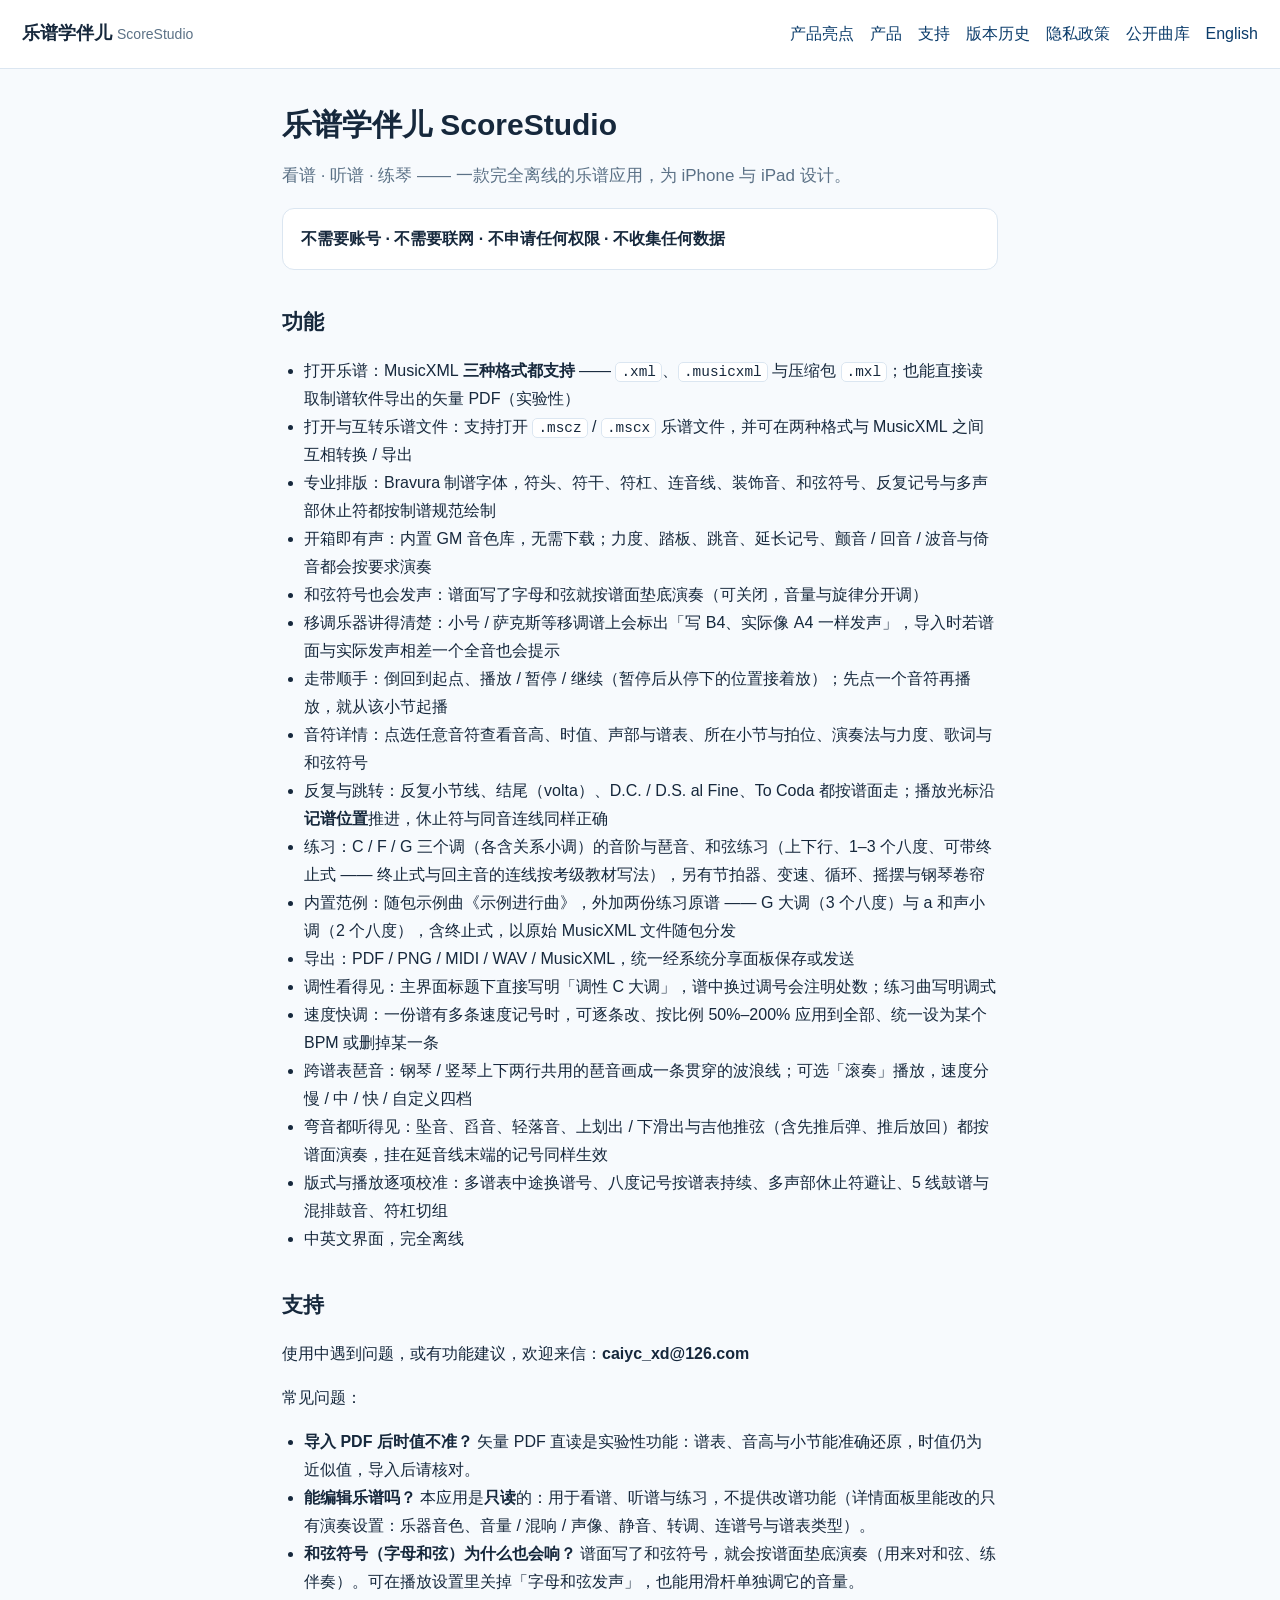
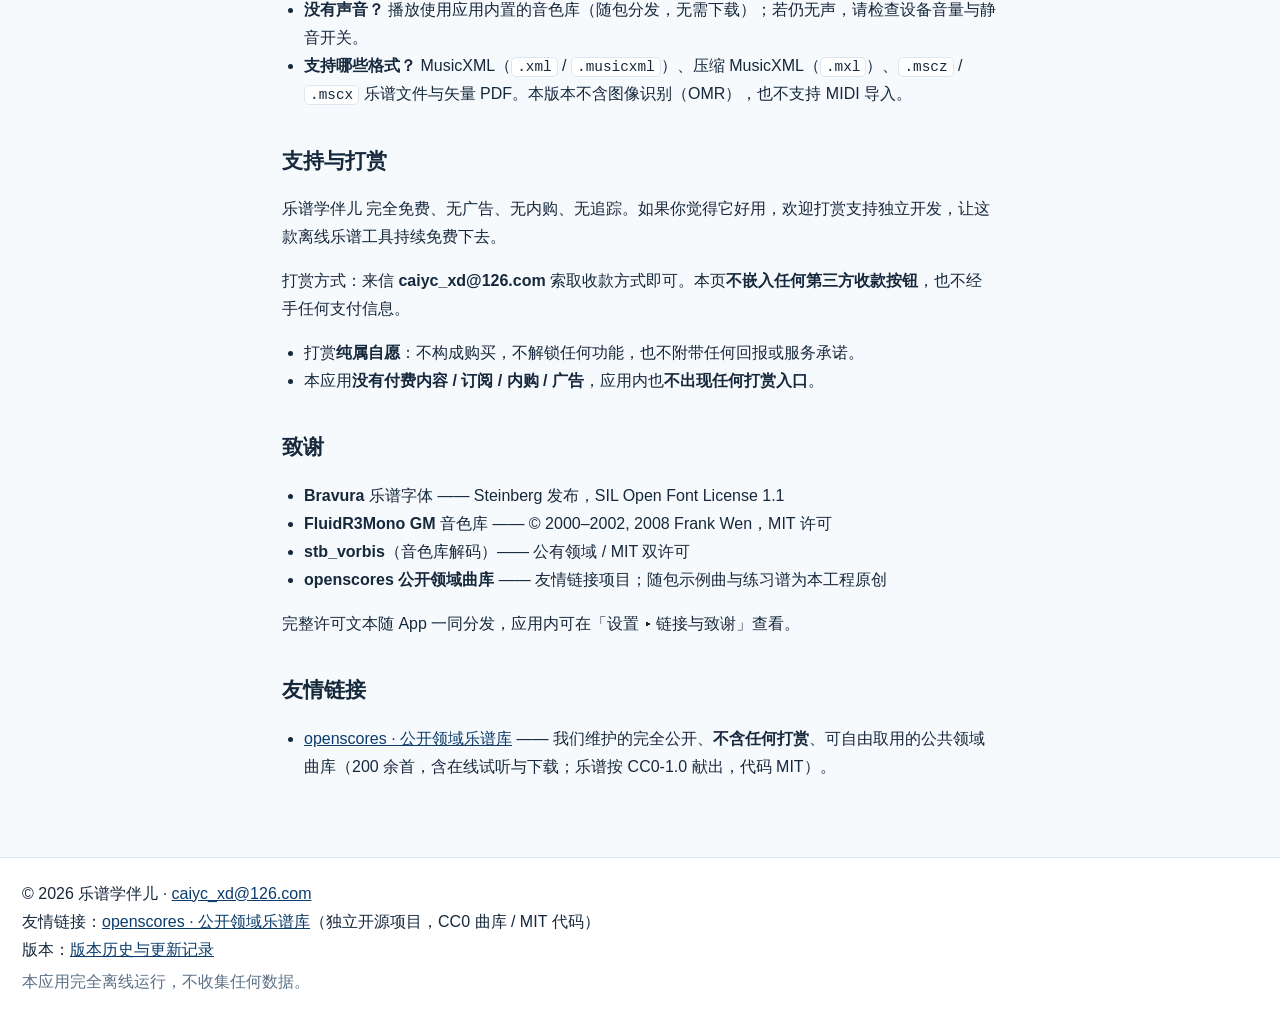
<file: index.html>
<!DOCTYPE html>
<html lang="zh-CN">
<head>
<meta charset="utf-8">
<meta name="viewport" content="width=device-width, initial-scale=1">
<title>乐谱学伴儿 ScoreStudio</title>
<meta name="description" content="完全离线的乐谱应用：看谱、听谱、练琴。">
<link rel="stylesheet" href="style.css">
<link rel="icon" href="data:image/svg+xml,%3Csvg xmlns='http://www.w3.org/2000/svg' viewBox='0 0 64 64'%3E%3Crect width='64' height='64' rx='14' fill='%230b3c6b'/%3E%3Ctext x='32' y='47' font-size='40' text-anchor='middle' fill='%23ffffff'%3E%E2%99%AA%3C/text%3E%3C/svg%3E">
<meta name="referrer-policy" content="strict-origin-when-cross-origin">
<meta name="theme-color" media="(prefers-color-scheme: light)" content="#f7fafd">
<meta name="theme-color" media="(prefers-color-scheme: dark)" content="#0f1720">
<link rel="canonical" href="https://caiyc-xd.github.io/ss-privacy/">
<link rel="alternate" hreflang="en" href="https://caiyc-xd.github.io/ss-privacy/support-en.html">
<link rel="alternate" hreflang="zh-CN" href="https://caiyc-xd.github.io/ss-privacy/">
<meta property="og:type" content="website">
<meta property="og:site_name" content="乐谱学伴儿 ScoreStudio">
<meta property="og:title" content="乐谱学伴儿 ScoreStudio">
<meta property="og:description" content="完全离线的乐谱应用：看谱、听谱、练琴。">
<meta property="og:url" content="https://caiyc-xd.github.io/ss-privacy/">
<meta property="og:image" content="https://caiyc-xd.github.io/ss-privacy/og-image.png">
<meta property="og:image:width" content="1200">
<meta property="og:image:height" content="630">
<meta property="og:image:alt" content="乐谱学伴儿 ScoreStudio">
<meta property="og:locale" content="zh_CN">
<meta property="og:locale:alternate" content="en_US">
<meta name="twitter:card" content="summary_large_image">
</head>
<body>
<header class="site">
  <a class="brand" href="index.html">乐谱学伴儿 <span>ScoreStudio</span></a>
  <nav>
    <a href="promo.html">产品亮点</a>
    <a href="product.html">产品</a>
    <a href="index.html">支持</a>
    <a href="history.html">版本历史</a>
    <a href="privacy.html">隐私政策</a>
    <a href="https://caiyc-xd.github.io/openscores/" rel="noopener">公开曲库</a>
    <a href="support-en.html">English</a>
  </nav>
</header>
<main>
<h1>乐谱学伴儿 ScoreStudio</h1>
<p class="lead">看谱 · 听谱 · 练琴 —— 一款完全离线的乐谱应用，为 iPhone 与 iPad 设计。</p>
<div class="card">
<strong>不需要账号 · 不需要联网 · 不申请任何权限 · 不收集任何数据</strong>
</div>
<h2>功能</h2>
<ul>
<li>打开乐谱：MusicXML <strong>三种格式都支持</strong> —— <code>.xml</code>、<code>.musicxml</code> 与压缩包 <code>.mxl</code>；也能直接读取制谱软件导出的矢量 PDF（实验性）</li>
<li>打开与互转乐谱文件：支持打开 <code>.mscz</code> / <code>.mscx</code> 乐谱文件，并可在两种格式与 MusicXML 之间互相转换 / 导出</li>
<li>专业排版：Bravura 制谱字体，符头、符干、符杠、连音线、装饰音、和弦符号、反复记号与多声部休止符都按制谱规范绘制</li>
<li>开箱即有声：内置 GM 音色库，无需下载；力度、踏板、跳音、延长记号、颤音 / 回音 / 波音与倚音都会按要求演奏</li>
<li>和弦符号也会发声：谱面写了字母和弦就按谱面垫底演奏（可关闭，音量与旋律分开调）</li>
<li>移调乐器讲得清楚：小号 / 萨克斯等移调谱上会标出「写 B4、实际像 A4 一样发声」，导入时若谱面与实际发声相差一个全音也会提示</li>
<li>走带顺手：倒回到起点、播放 / 暂停 / 继续（暂停后从停下的位置接着放）；先点一个音符再播放，就从该小节起播</li>
<li>音符详情：点选任意音符查看音高、时值、声部与谱表、所在小节与拍位、演奏法与力度、歌词与和弦符号</li>
<li>反复与跳转：反复小节线、结尾（volta）、D.C. / D.S. al Fine、To Coda 都按谱面走；播放光标沿<strong>记谱位置</strong>推进，休止符与同音连线同样正确</li>
<li>练习：C / F / G 三个调（各含关系小调）的音阶与琶音、和弦练习（上下行、1–3 个八度、可带终止式 —— 终止式与回主音的连线按考级教材写法），另有节拍器、变速、循环、摇摆与钢琴卷帘</li>
<li>内置范例：随包示例曲《示例进行曲》，外加两份练习原谱 —— G 大调（3 个八度）与 a 和声小调（2 个八度），含终止式，以原始 MusicXML 文件随包分发</li>
<li>导出：PDF / PNG / MIDI / WAV / MusicXML，统一经系统分享面板保存或发送</li>
<li>调性看得见：主界面标题下直接写明「调性 C 大调」，谱中换过调号会注明处数；练习曲写明调式</li>
<li>速度快调：一份谱有多条速度记号时，可逐条改、按比例 50%–200% 应用到全部、统一设为某个 BPM 或删掉某一条</li>
<li>跨谱表琶音：钢琴 / 竖琴上下两行共用的琶音画成一条贯穿的波浪线；可选「滚奏」播放，速度分慢 / 中 / 快 / 自定义四档</li>
<li>弯音都听得见：坠音、舀音、轻落音、上划出 / 下滑出与吉他推弦（含先推后弹、推后放回）都按谱面演奏，挂在延音线末端的记号同样生效</li>
<li>版式与播放逐项校准：多谱表中途换谱号、八度记号按谱表持续、多声部休止符避让、5 线鼓谱与混排鼓音、符杠切组</li>
<li>中英文界面，完全离线</li>
</ul>
<h2>支持</h2>
<p>使用中遇到问题，或有功能建议，欢迎来信：<strong>caiyc_xd@126.com</strong></p>
<p>常见问题：</p>
<ul>
<li><strong>导入 PDF 后时值不准？</strong> 矢量 PDF 直读是实验性功能：谱表、音高与小节能准确还原，时值仍为近似值，导入后请核对。</li>
<li><strong>能编辑乐谱吗？</strong> 本应用是<strong>只读</strong>的：用于看谱、听谱与练习，不提供改谱功能（详情面板里能改的只有演奏设置：乐器音色、音量 / 混响 / 声像、静音、转调、连谱号与谱表类型）。</li>
<li><strong>和弦符号（字母和弦）为什么也会响？</strong> 谱面写了和弦符号，就会按谱面垫底演奏（用来对和弦、练伴奏）。可在播放设置里关掉「字母和弦发声」，也能用滑杆单独调它的音量。</li>
<li><strong>没有声音？</strong> 播放使用应用内置的音色库（随包分发，无需下载）；若仍无声，请检查设备音量与静音开关。</li>
<li><strong>支持哪些格式？</strong> MusicXML（<code>.xml</code> / <code>.musicxml</code>）、压缩 MusicXML（<code>.mxl</code>）、<code>.mscz</code> / <code>.mscx</code> 乐谱文件与矢量 PDF。本版本不含图像识别（OMR），也不支持 MIDI 导入。</li>
</ul>
<h2>支持与打赏</h2>
<p>乐谱学伴儿 完全免费、无广告、无内购、无追踪。如果你觉得它好用，欢迎打赏支持独立开发，让这款离线乐谱工具持续免费下去。</p>
<p>打赏方式：来信 <strong>caiyc_xd@126.com</strong> 索取收款方式即可。本页<strong>不嵌入任何第三方收款按钮</strong>，也不经手任何支付信息。</p>
<ul>
<li>打赏<strong>纯属自愿</strong>：不构成购买，不解锁任何功能，也不附带任何回报或服务承诺。</li>
<li>本应用<strong>没有付费内容 / 订阅 / 内购 / 广告</strong>，应用内也<strong>不出现任何打赏入口</strong>。</li>
</ul>
<h2>致谢</h2>
<ul>
<li><strong>Bravura</strong> 乐谱字体 —— Steinberg 发布，SIL Open Font License 1.1</li>
<li><strong>FluidR3Mono GM</strong> 音色库 —— © 2000–2002, 2008 Frank Wen，MIT 许可</li>
<li><strong>stb_vorbis</strong>（音色库解码）—— 公有领域 / MIT 双许可</li>
<li><strong>openscores 公开领域曲库</strong> —— 友情链接项目；随包示例曲与练习谱为本工程原创</li>
</ul>
<p>完整许可文本随 App 一同分发，应用内可在「设置 ▸ 链接与致谢」查看。</p>
<h2>友情链接</h2>
<ul>
<li><a href="https://caiyc-xd.github.io/openscores/">openscores · 公开领域乐谱库</a> —— 我们维护的完全公开、<strong>不含任何打赏</strong>、可自由取用的公共领域曲库（200 余首，含在线试听与下载；乐谱按 CC0-1.0 献出，代码 MIT）。</li>
</ul>
</main>
<footer class="site">
  <p>© 2026 乐谱学伴儿 · <a href="mailto:caiyc_xd@126.com">caiyc_xd@126.com</a><br>友情链接：<a href="https://caiyc-xd.github.io/openscores/" rel="noopener">openscores · 公开领域乐谱库</a>（独立开源项目，CC0 曲库 / MIT 代码）<br>版本：<a href="history.html">版本历史与更新记录</a></p>
  <p class="muted">本应用完全离线运行，不收集任何数据。</p>
</footer>
</body>
</html>
</file>
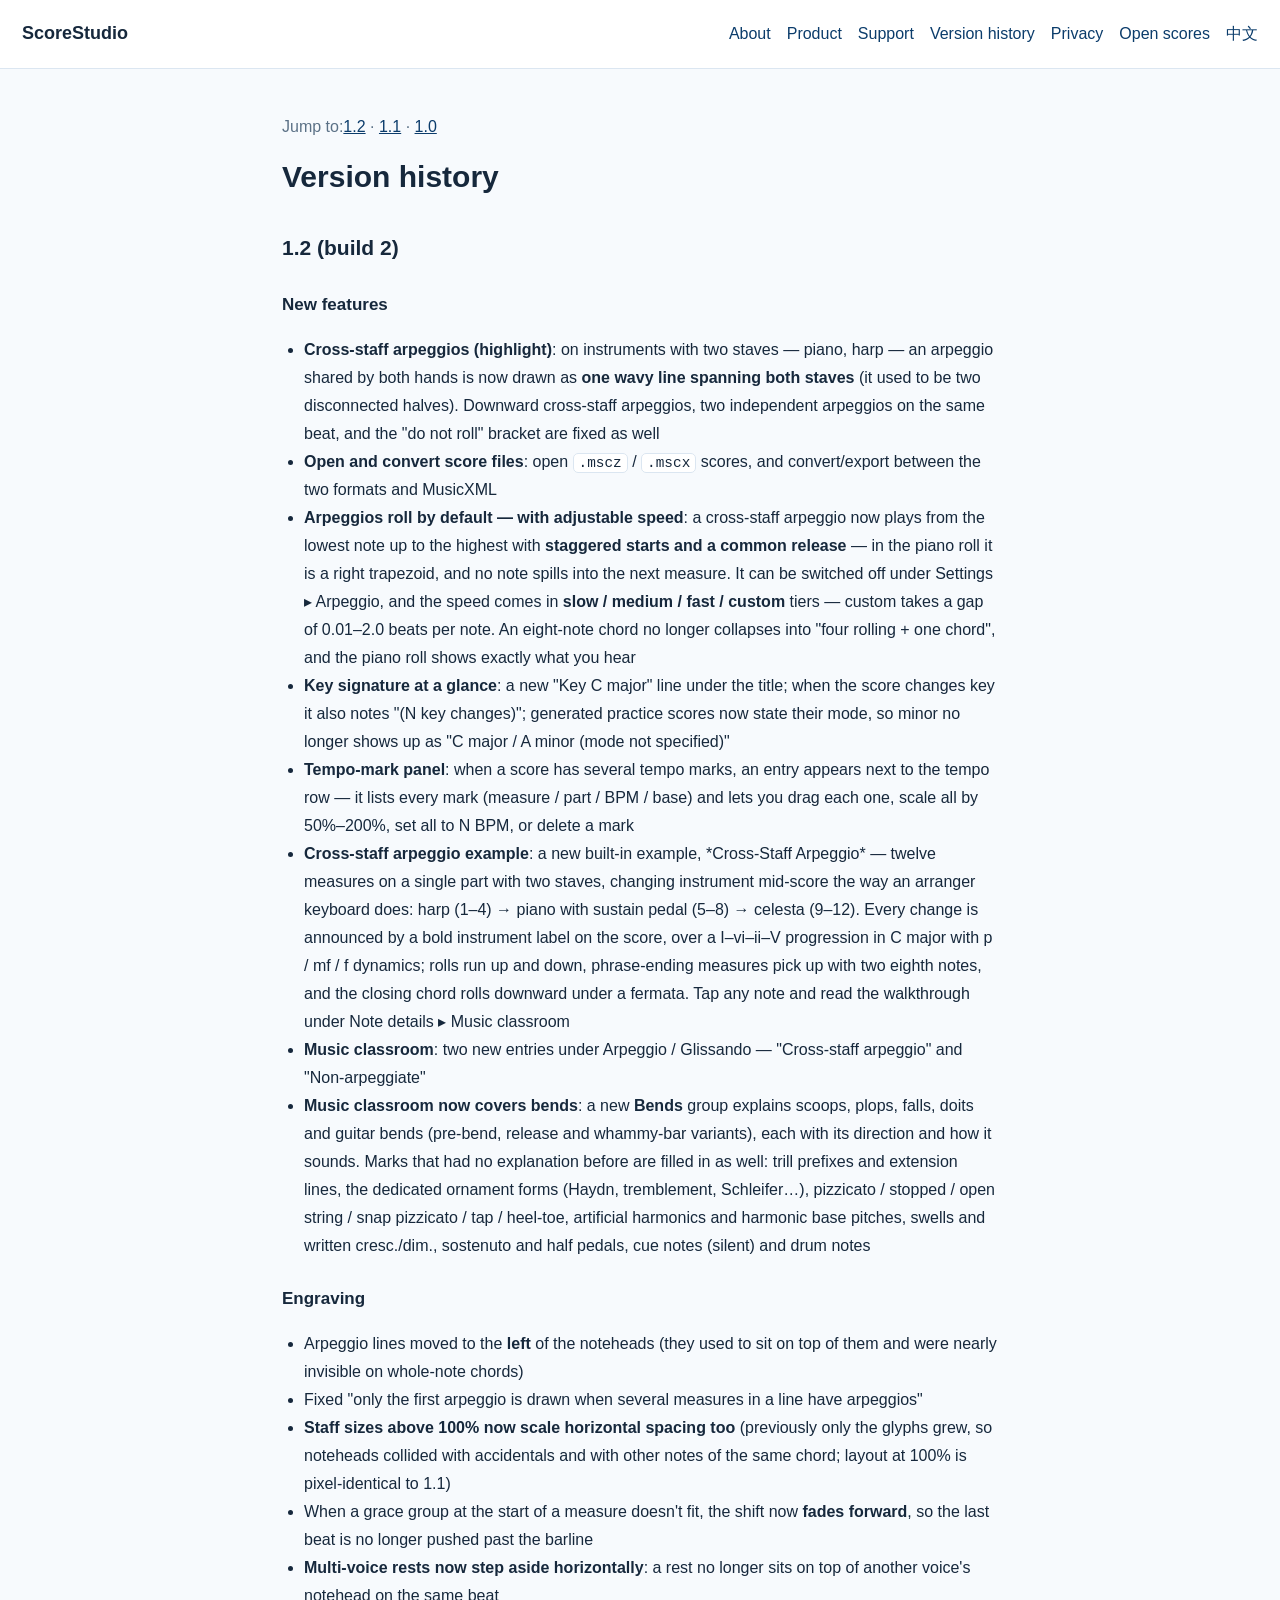
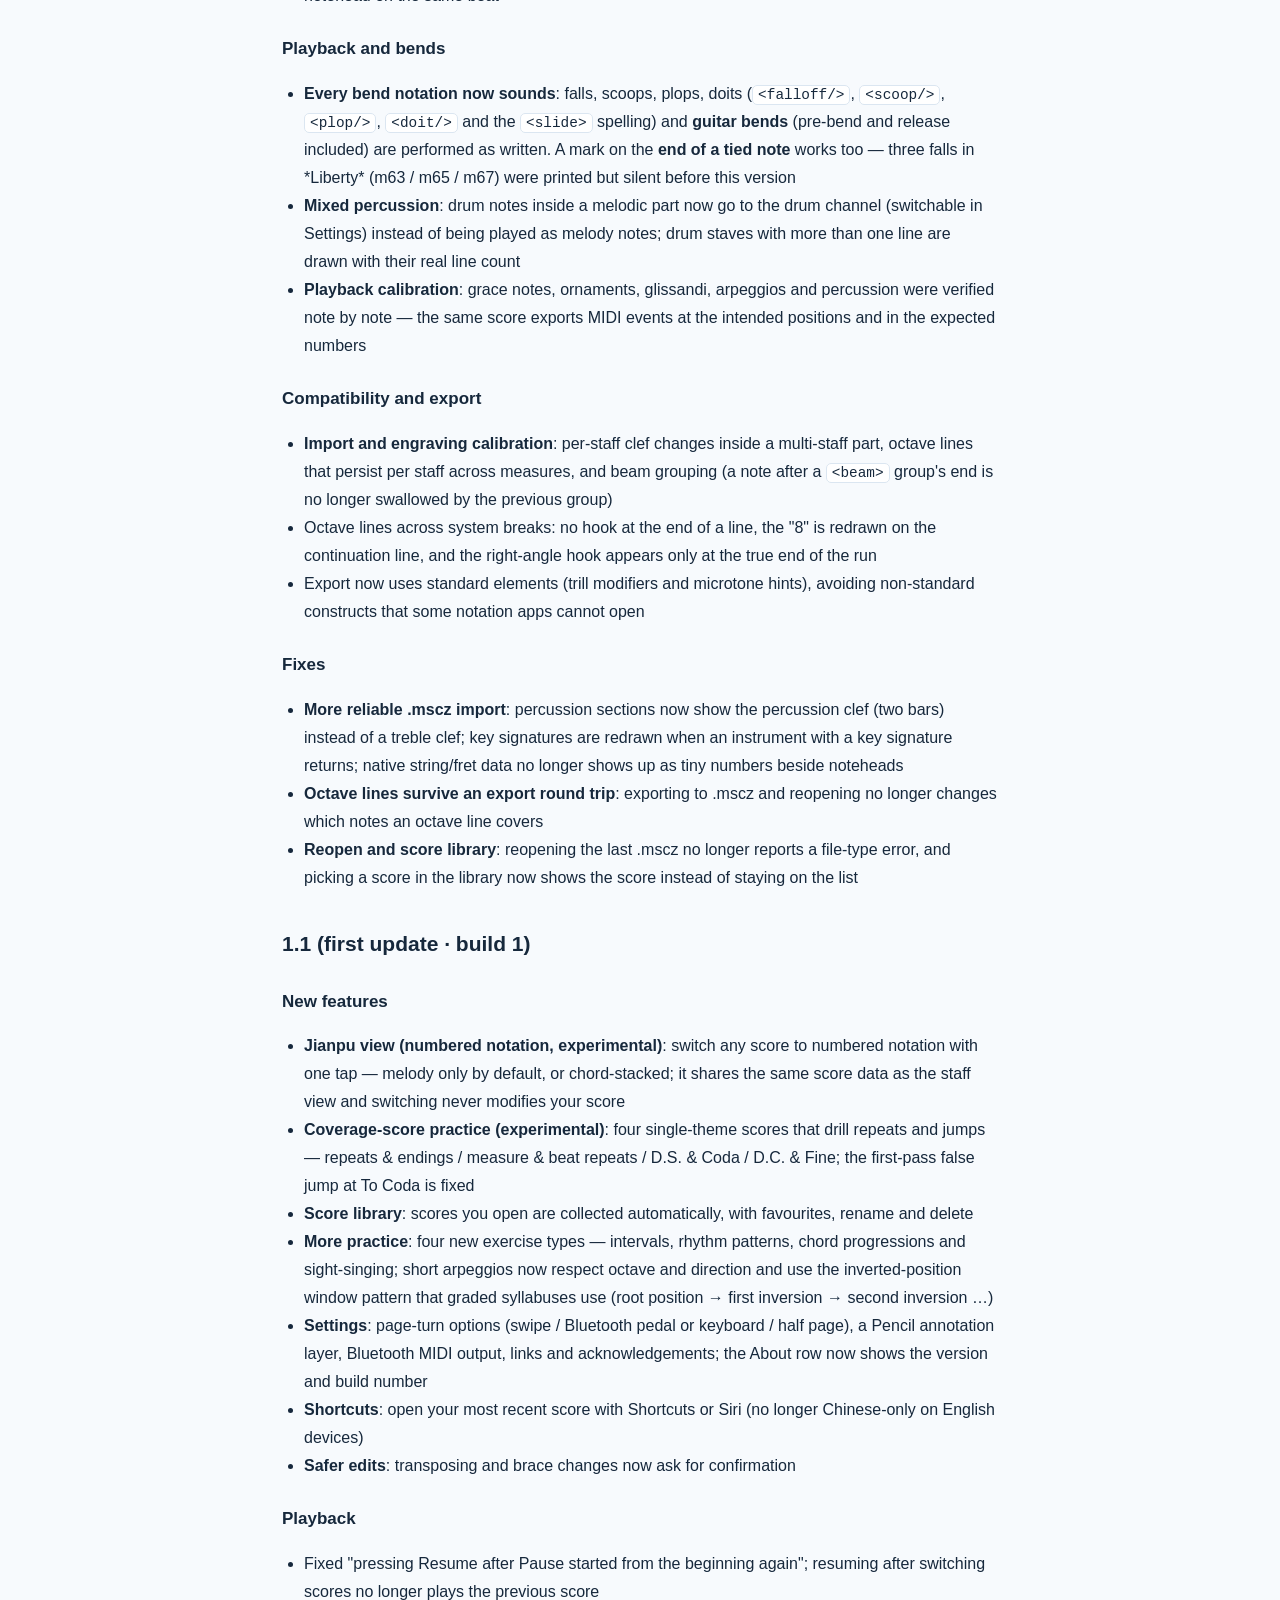
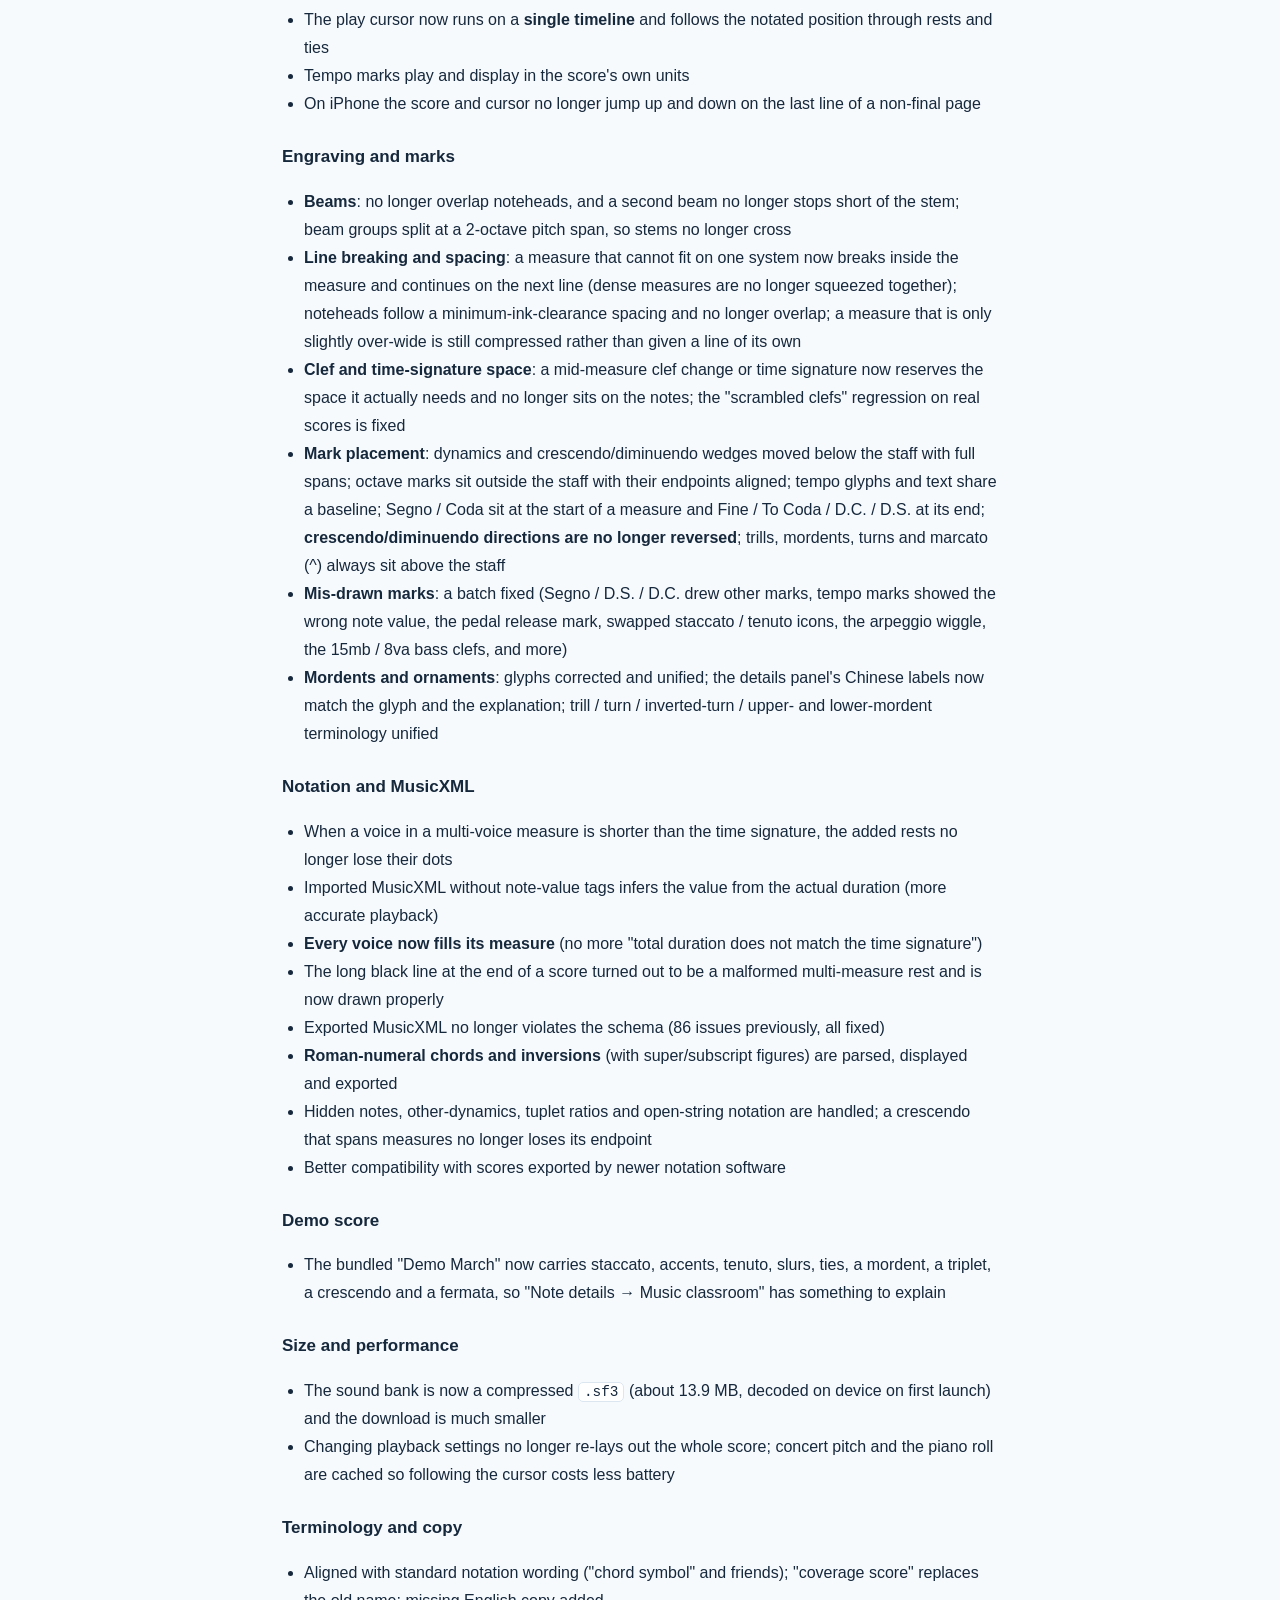
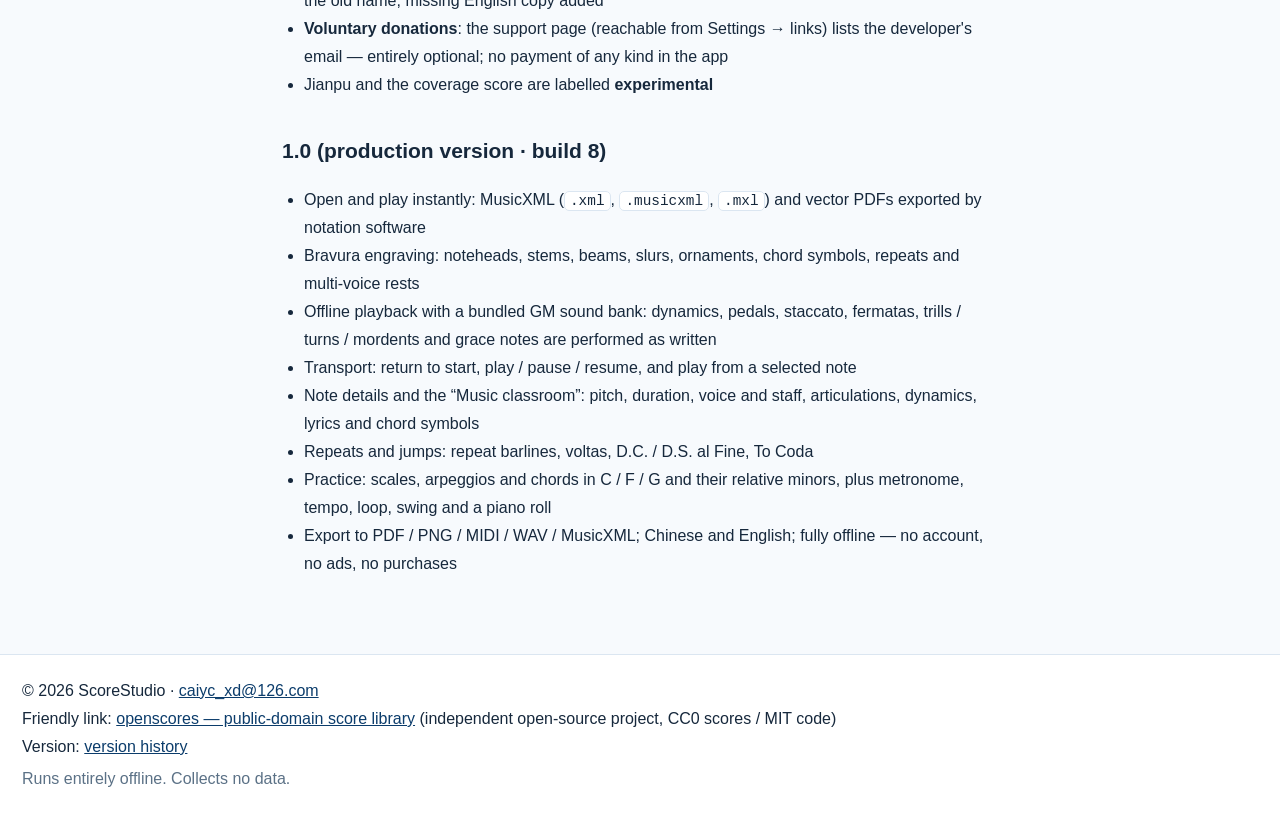
<file: history-en.html>
<!DOCTYPE html>
<html lang="en">
<head>
<meta charset="utf-8">
<meta name="viewport" content="width=device-width, initial-scale=1">
<title>Version history · ScoreStudio</title>
<meta name="description" content="ScoreStudio release history">
<link rel="stylesheet" href="style.css">
<link rel="icon" href="data:image/svg+xml,%3Csvg xmlns='http://www.w3.org/2000/svg' viewBox='0 0 64 64'%3E%3Crect width='64' height='64' rx='14' fill='%230b3c6b'/%3E%3Ctext x='32' y='47' font-size='40' text-anchor='middle' fill='%23ffffff'%3E%E2%99%AA%3C/text%3E%3C/svg%3E">
<meta name="referrer-policy" content="strict-origin-when-cross-origin">
<meta name="theme-color" media="(prefers-color-scheme: light)" content="#f7fafd">
<meta name="theme-color" media="(prefers-color-scheme: dark)" content="#0f1720">
<link rel="canonical" href="https://caiyc-xd.github.io/ss-privacy/history-en.html">
<link rel="alternate" hreflang="zh-CN" href="https://caiyc-xd.github.io/ss-privacy/history.html">
<link rel="alternate" hreflang="en" href="https://caiyc-xd.github.io/ss-privacy/history-en.html">
<meta property="og:type" content="website">
<meta property="og:site_name" content="ScoreStudio">
<meta property="og:title" content="Version history · ScoreStudio">
<meta property="og:description" content="ScoreStudio release history">
<meta property="og:url" content="https://caiyc-xd.github.io/ss-privacy/history-en.html">
<meta property="og:image" content="https://caiyc-xd.github.io/ss-privacy/og-image.png">
<meta property="og:image:width" content="1200">
<meta property="og:image:height" content="630">
<meta property="og:image:alt" content="ScoreStudio">
<meta property="og:locale" content="en_US">
<meta property="og:locale:alternate" content="zh_CN">
<meta name="twitter:card" content="summary_large_image">
</head>
<body>
<header class="site">
  <a class="brand" href="support-en.html">ScoreStudio</a>
  <nav>
    <a href="promo-en.html">About</a>
    <a href="product-en.html">Product</a>
    <a href="support-en.html">Support</a>
    <a href="history-en.html">Version history</a>
    <a href="privacy-en.html">Privacy</a>
    <a href="https://caiyc-xd.github.io/openscores/" rel="noopener">Open scores</a>
    <a href="history.html">中文</a>
  </nav>
</header>
<main>
<p class="muted">Jump to:<a href="#v1-2">1.2</a> · <a href="#v1-1">1.1</a> · <a href="#v1-0">1.0</a></p>
<h1>Version history</h1>
<h2 id="v1-2">1.2 (build 2)</h2>
<h3>New features</h3>
<ul>
<li><strong>Cross-staff arpeggios (highlight)</strong>: on instruments with two staves — piano, harp — an arpeggio shared by both hands is now drawn as <strong>one wavy line spanning both staves</strong> (it used to be two disconnected halves). Downward cross-staff arpeggios, two independent arpeggios on the same beat, and the &quot;do not roll&quot; bracket are fixed as well</li>
<li><strong>Open and convert score files</strong>: open <code>.mscz</code> / <code>.mscx</code> scores, and convert/export between the two formats and MusicXML</li>
<li><strong>Arpeggios roll by default — with adjustable speed</strong>: a cross-staff arpeggio now plays from the lowest note up to the highest with <strong>staggered starts and a common release</strong> — in the piano roll it is a right trapezoid, and no note spills into the next measure. It can be switched off under Settings ▸ Arpeggio, and the speed comes in <strong>slow / medium / fast / custom</strong> tiers — custom takes a gap of 0.01–2.0 beats per note. An eight-note chord no longer collapses into &quot;four rolling + one chord&quot;, and the piano roll shows exactly what you hear</li>
<li><strong>Key signature at a glance</strong>: a new &quot;Key C major&quot; line under the title; when the score changes key it also notes &quot;(N key changes)&quot;; generated practice scores now state their mode, so minor no longer shows up as &quot;C major / A minor (mode not specified)&quot;</li>
<li><strong>Tempo-mark panel</strong>: when a score has several tempo marks, an entry appears next to the tempo row — it lists every mark (measure / part / BPM / base) and lets you drag each one, scale all by 50%–200%, set all to N BPM, or delete a mark</li>
<li><strong>Cross-staff arpeggio example</strong>: a new built-in example, *Cross-Staff Arpeggio* — twelve measures on a single part with two staves, changing instrument mid-score the way an arranger keyboard does: harp (1–4) → piano with sustain pedal (5–8) → celesta (9–12). Every change is announced by a bold instrument label on the score, over a I–vi–ii–V progression in C major with p / mf / f dynamics; rolls run up and down, phrase-ending measures pick up with two eighth notes, and the closing chord rolls downward under a fermata. Tap any note and read the walkthrough under Note details ▸ Music classroom</li>
<li><strong>Music classroom</strong>: two new entries under Arpeggio / Glissando — &quot;Cross-staff arpeggio&quot; and &quot;Non-arpeggiate&quot;</li>
<li><strong>Music classroom now covers bends</strong>: a new <strong>Bends</strong> group explains scoops, plops, falls, doits and guitar bends (pre-bend, release and whammy-bar variants), each with its direction and how it sounds. Marks that had no explanation before are filled in as well: trill prefixes and extension lines, the dedicated ornament forms (Haydn, tremblement, Schleifer…), pizzicato / stopped / open string / snap pizzicato / tap / heel-toe, artificial harmonics and harmonic base pitches, swells and written cresc./dim., sostenuto and half pedals, cue notes (silent) and drum notes</li>
</ul>
<h3>Engraving</h3>
<ul>
<li>Arpeggio lines moved to the <strong>left</strong> of the noteheads (they used to sit on top of them and were nearly invisible on whole-note chords)</li>
<li>Fixed &quot;only the first arpeggio is drawn when several measures in a line have arpeggios&quot;</li>
<li><strong>Staff sizes above 100% now scale horizontal spacing too</strong> (previously only the glyphs grew, so noteheads collided with accidentals and with other notes of the same chord; layout at 100% is pixel-identical to 1.1)</li>
<li>When a grace group at the start of a measure doesn&#x27;t fit, the shift now <strong>fades forward</strong>, so the last beat is no longer pushed past the barline</li>
<li><strong>Multi-voice rests now step aside horizontally</strong>: a rest no longer sits on top of another voice&#x27;s notehead on the same beat</li>
</ul>
<h3>Playback and bends</h3>
<ul>
<li><strong>Every bend notation now sounds</strong>: falls, scoops, plops, doits (<code>&lt;falloff/&gt;</code>, <code>&lt;scoop/&gt;</code>, <code>&lt;plop/&gt;</code>, <code>&lt;doit/&gt;</code> and the <code>&lt;slide&gt;</code> spelling) and <strong>guitar bends</strong> (pre-bend and release included) are performed as written. A mark on the <strong>end of a tied note</strong> works too — three falls in *Liberty* (m63 / m65 / m67) were printed but silent before this version</li>
<li><strong>Mixed percussion</strong>: drum notes inside a melodic part now go to the drum channel (switchable in Settings) instead of being played as melody notes; drum staves with more than one line are drawn with their real line count</li>
<li><strong>Playback calibration</strong>: grace notes, ornaments, glissandi, arpeggios and percussion were verified note by note — the same score exports MIDI events at the intended positions and in the expected numbers</li>
</ul>
<h3>Compatibility and export</h3>
<ul>
<li><strong>Import and engraving calibration</strong>: per-staff clef changes inside a multi-staff part, octave lines that persist per staff across measures, and beam grouping (a note after a <code>&lt;beam&gt;</code> group&#x27;s end is no longer swallowed by the previous group)</li>
<li>Octave lines across system breaks: no hook at the end of a line, the &quot;8&quot; is redrawn on the continuation line, and the right-angle hook appears only at the true end of the run</li>
<li>Export now uses standard elements (trill modifiers and microtone hints), avoiding non-standard constructs that some notation apps cannot open</li>
</ul>
<h3>Fixes</h3>
<ul>
<li><strong>More reliable .mscz import</strong>: percussion sections now show the percussion clef (two bars) instead of a treble clef; key signatures are redrawn when an instrument with a key signature returns; native string/fret data no longer shows up as tiny numbers beside noteheads</li>
<li><strong>Octave lines survive an export round trip</strong>: exporting to .mscz and reopening no longer changes which notes an octave line covers</li>
<li><strong>Reopen and score library</strong>: reopening the last .mscz no longer reports a file-type error, and picking a score in the library now shows the score instead of staying on the list</li>
</ul>
<h2 id="v1-1">1.1 (first update · build 1)</h2>
<h3>New features</h3>
<ul>
<li><strong>Jianpu view (numbered notation, experimental)</strong>: switch any score to numbered notation with one tap — melody only by default, or chord-stacked; it shares the same score data as the staff view and switching never modifies your score</li>
<li><strong>Coverage-score practice (experimental)</strong>: four single-theme scores that drill repeats and jumps — repeats &amp; endings / measure &amp; beat repeats / D.S. &amp; Coda / D.C. &amp; Fine; the first-pass false jump at To Coda is fixed</li>
<li><strong>Score library</strong>: scores you open are collected automatically, with favourites, rename and delete</li>
<li><strong>More practice</strong>: four new exercise types — intervals, rhythm patterns, chord progressions and sight-singing; short arpeggios now respect octave and direction and use the inverted-position window pattern that graded syllabuses use (root position → first inversion → second inversion …)</li>
<li><strong>Settings</strong>: page-turn options (swipe / Bluetooth pedal or keyboard / half page), a Pencil annotation layer, Bluetooth MIDI output, links and acknowledgements; the About row now shows the version and build number</li>
<li><strong>Shortcuts</strong>: open your most recent score with Shortcuts or Siri (no longer Chinese-only on English devices)</li>
<li><strong>Safer edits</strong>: transposing and brace changes now ask for confirmation</li>
</ul>
<h3>Playback</h3>
<ul>
<li>Fixed &quot;pressing Resume after Pause started from the beginning again&quot;; resuming after switching scores no longer plays the previous score</li>
<li>The play cursor now runs on a <strong>single timeline</strong> and follows the notated position through rests and ties</li>
<li>Tempo marks play and display in the score&#x27;s own units</li>
<li>On iPhone the score and cursor no longer jump up and down on the last line of a non-final page</li>
</ul>
<h3>Engraving and marks</h3>
<ul>
<li><strong>Beams</strong>: no longer overlap noteheads, and a second beam no longer stops short of the stem; beam groups split at a 2-octave pitch span, so stems no longer cross</li>
<li><strong>Line breaking and spacing</strong>: a measure that cannot fit on one system now breaks inside the measure and continues on the next line (dense measures are no longer squeezed together); noteheads follow a minimum-ink-clearance spacing and no longer overlap; a measure that is only slightly over-wide is still compressed rather than given a line of its own</li>
<li><strong>Clef and time-signature space</strong>: a mid-measure clef change or time signature now reserves the space it actually needs and no longer sits on the notes; the &quot;scrambled clefs&quot; regression on real scores is fixed</li>
<li><strong>Mark placement</strong>: dynamics and crescendo/diminuendo wedges moved below the staff with full spans; octave marks sit outside the staff with their endpoints aligned; tempo glyphs and text share a baseline; Segno / Coda sit at the start of a measure and Fine / To Coda / D.C. / D.S. at its end; <strong>crescendo/diminuendo directions are no longer reversed</strong>; trills, mordents, turns and marcato (^) always sit above the staff</li>
<li><strong>Mis-drawn marks</strong>: a batch fixed (Segno / D.S. / D.C. drew other marks, tempo marks showed the wrong note value, the pedal release mark, swapped staccato / tenuto icons, the arpeggio wiggle, the 15mb / 8va bass clefs, and more)</li>
<li><strong>Mordents and ornaments</strong>: glyphs corrected and unified; the details panel&#x27;s Chinese labels now match the glyph and the explanation; trill / turn / inverted-turn / upper- and lower-mordent terminology unified</li>
</ul>
<h3>Notation and MusicXML</h3>
<ul>
<li>When a voice in a multi-voice measure is shorter than the time signature, the added rests no longer lose their dots</li>
<li>Imported MusicXML without note-value tags infers the value from the actual duration (more accurate playback)</li>
<li><strong>Every voice now fills its measure</strong> (no more &quot;total duration does not match the time signature&quot;)</li>
<li>The long black line at the end of a score turned out to be a malformed multi-measure rest and is now drawn properly</li>
<li>Exported MusicXML no longer violates the schema (86 issues previously, all fixed)</li>
<li><strong>Roman-numeral chords and inversions</strong> (with super/subscript figures) are parsed, displayed and exported</li>
<li>Hidden notes, other-dynamics, tuplet ratios and open-string notation are handled; a crescendo that spans measures no longer loses its endpoint</li>
<li>Better compatibility with scores exported by newer notation software</li>
</ul>
<h3>Demo score</h3>
<ul>
<li>The bundled &quot;Demo March&quot; now carries staccato, accents, tenuto, slurs, ties, a mordent, a triplet, a crescendo and a fermata, so &quot;Note details → Music classroom&quot; has something to explain</li>
</ul>
<h3>Size and performance</h3>
<ul>
<li>The sound bank is now a compressed <code>.sf3</code> (about 13.9 MB, decoded on device on first launch) and the download is much smaller</li>
<li>Changing playback settings no longer re-lays out the whole score; concert pitch and the piano roll are cached so following the cursor costs less battery</li>
</ul>
<h3>Terminology and copy</h3>
<ul>
<li>Aligned with standard notation wording (&quot;chord symbol&quot; and friends); &quot;coverage score&quot; replaces the old name; missing English copy added</li>
<li><strong>Voluntary donations</strong>: the support page (reachable from Settings → links) lists the developer&#x27;s email — entirely optional; no payment of any kind in the app</li>
<li>Jianpu and the coverage score are labelled <strong>experimental</strong></li>
</ul>
<h2 id="v1-0">1.0 (production version · build 8)</h2>
<ul>
<li>Open and play instantly: MusicXML (<code>.xml</code>, <code>.musicxml</code>, <code>.mxl</code>) and vector PDFs exported by notation software</li>
<li>Bravura engraving: noteheads, stems, beams, slurs, ornaments, chord symbols, repeats and multi-voice rests</li>
<li>Offline playback with a bundled GM sound bank: dynamics, pedals, staccato, fermatas, trills / turns / mordents and grace notes are performed as written</li>
<li>Transport: return to start, play / pause / resume, and play from a selected note</li>
<li>Note details and the “Music classroom”: pitch, duration, voice and staff, articulations, dynamics, lyrics and chord symbols</li>
<li>Repeats and jumps: repeat barlines, voltas, D.C. / D.S. al Fine, To Coda</li>
<li>Practice: scales, arpeggios and chords in C / F / G and their relative minors, plus metronome, tempo, loop, swing and a piano roll</li>
<li>Export to PDF / PNG / MIDI / WAV / MusicXML; Chinese and English; fully offline — no account, no ads, no purchases</li>
</ul>
</main>
<footer class="site">
  <p>© 2026 ScoreStudio · <a href="mailto:caiyc_xd@126.com">caiyc_xd@126.com</a><br>Friendly link: <a href="https://caiyc-xd.github.io/openscores/" rel="noopener">openscores — public-domain score library</a> (independent open-source project, CC0 scores / MIT code)<br>Version: <a href="history-en.html">version history</a></p>
  <p class="muted">Runs entirely offline. Collects no data.</p>
</footer>
</body>
</html>
</file>
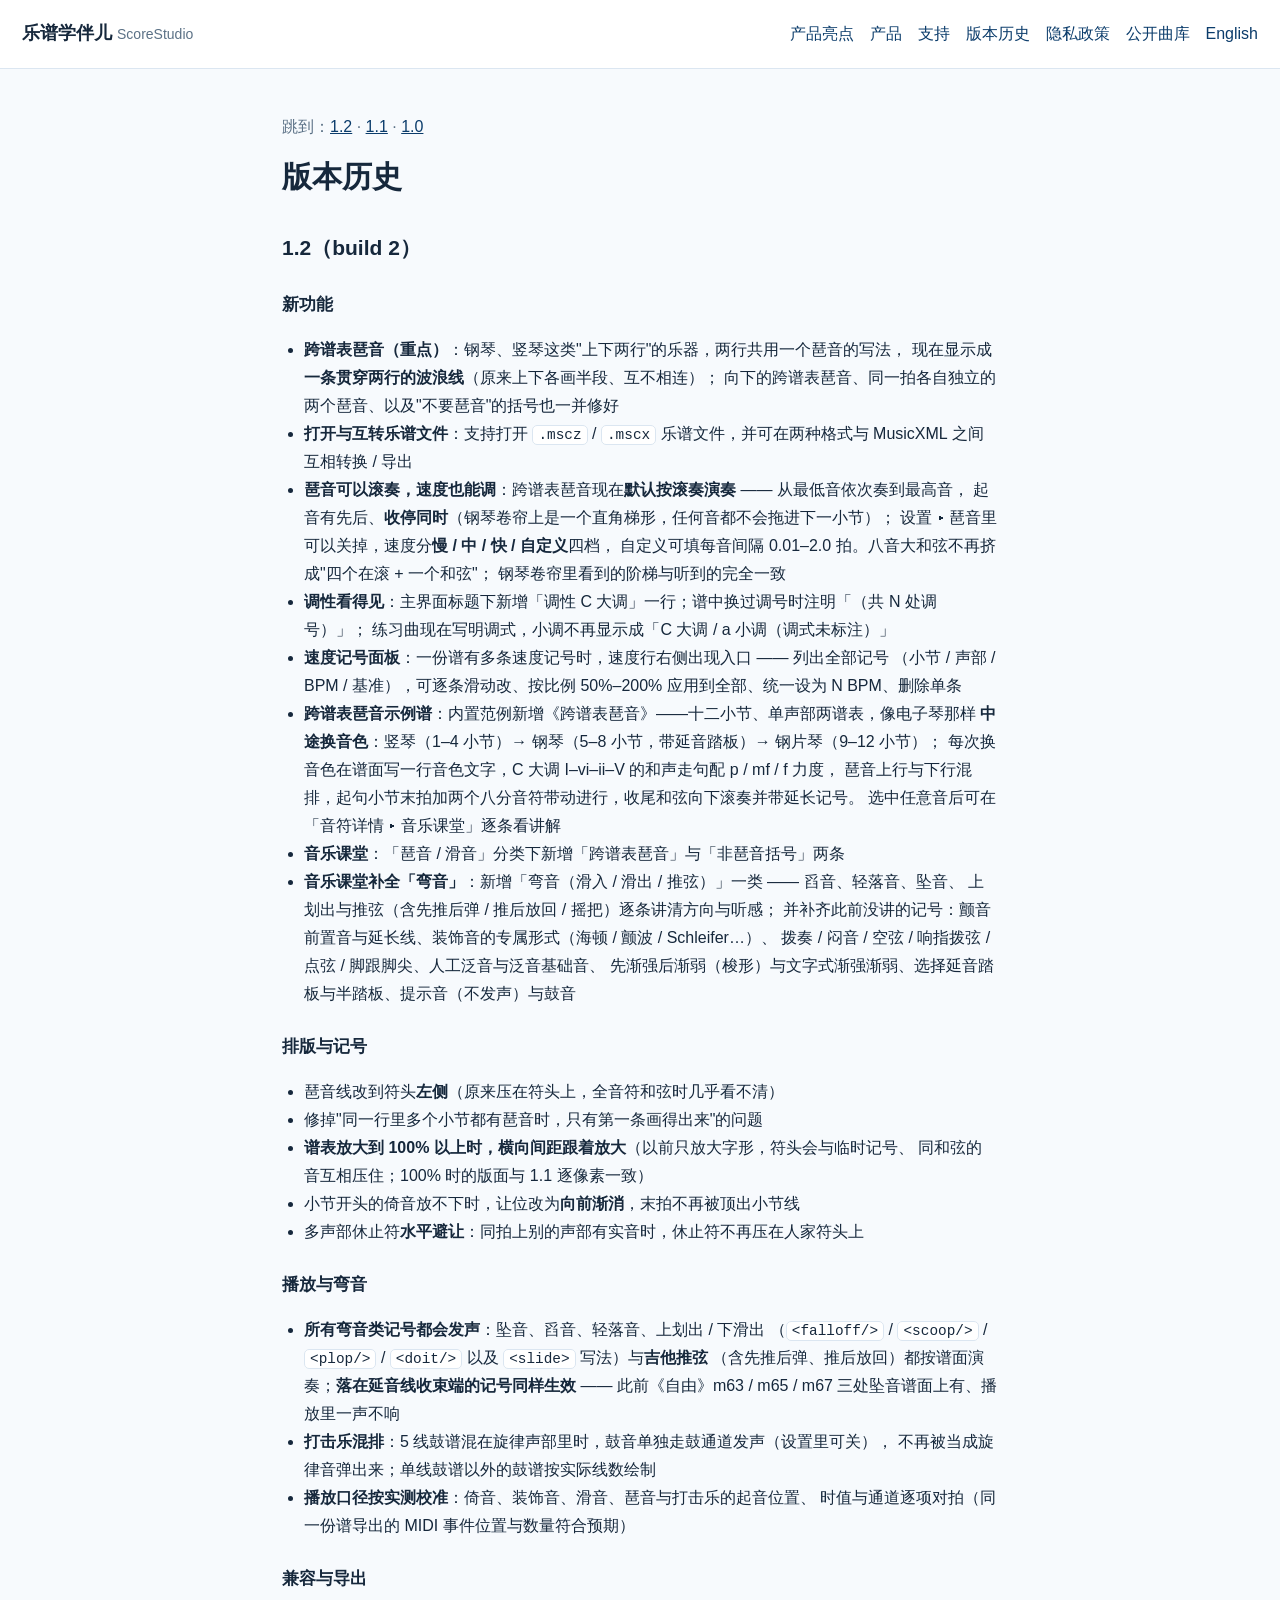
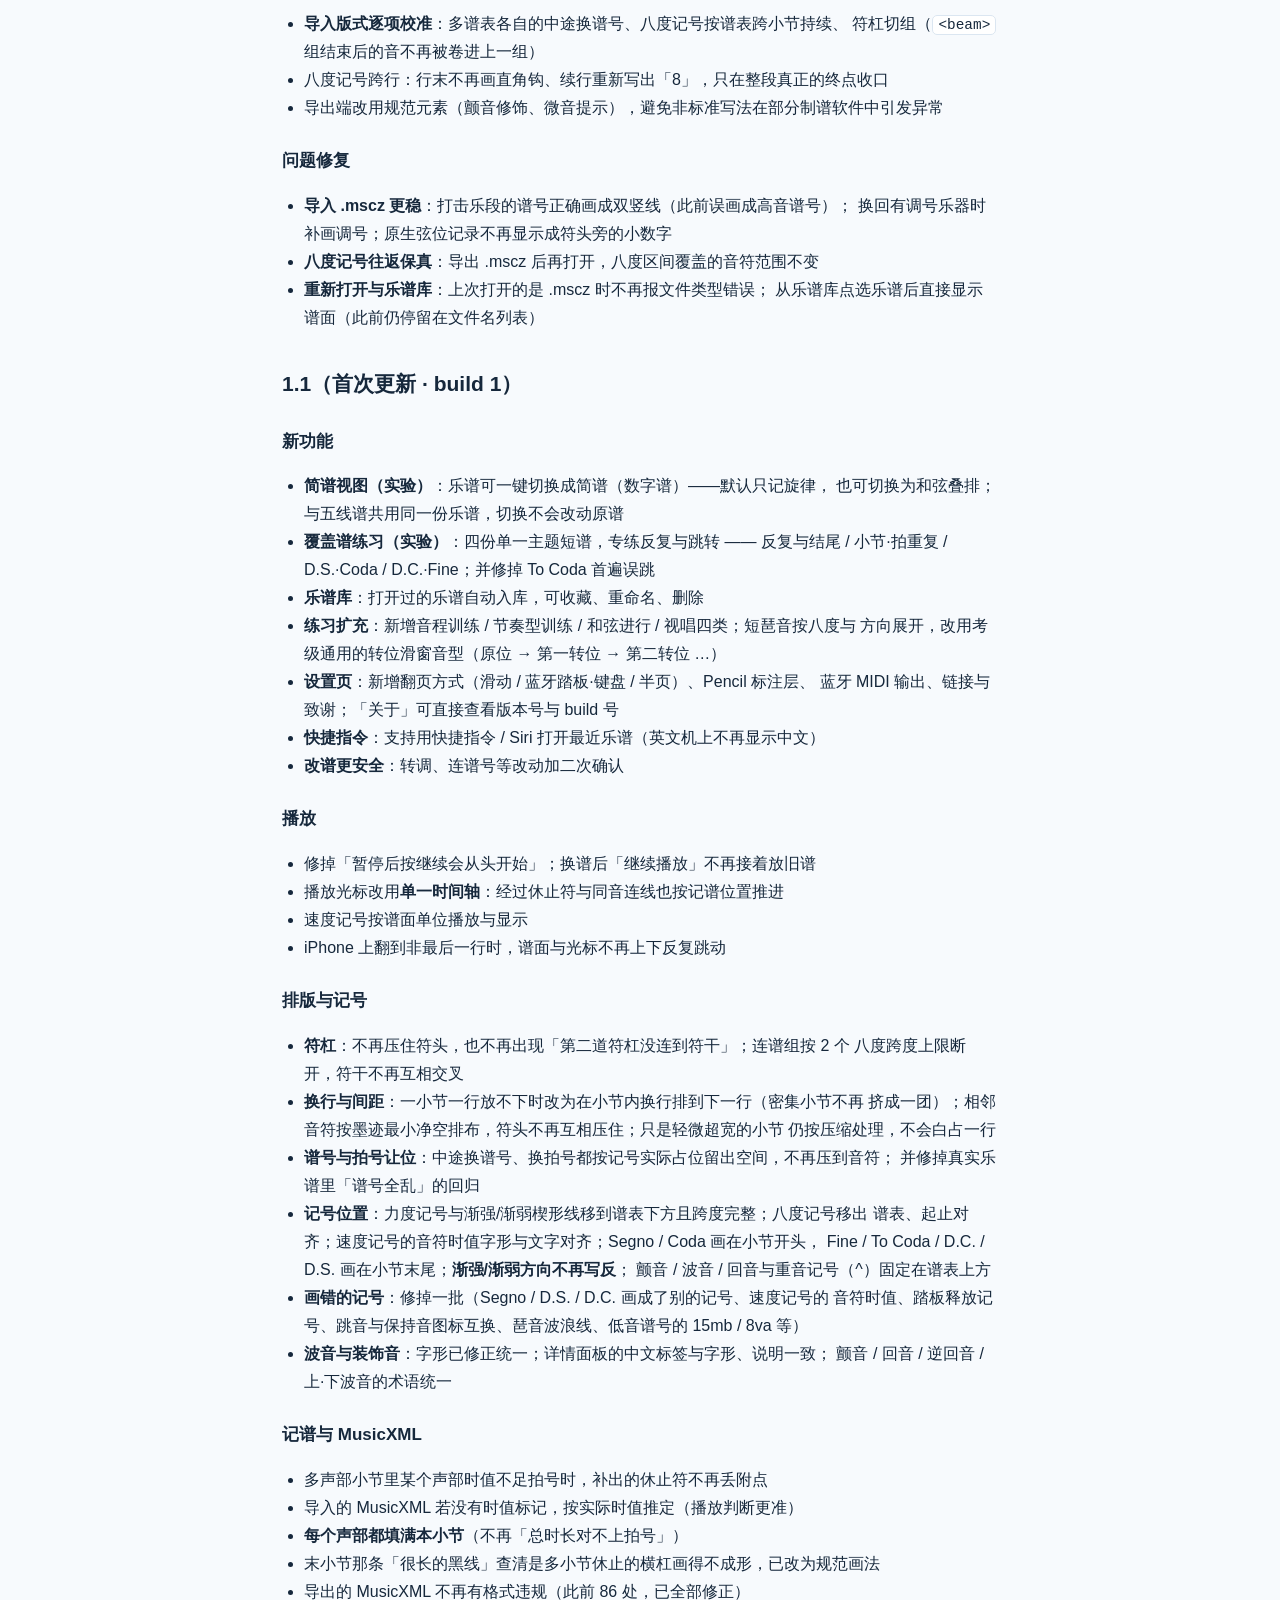
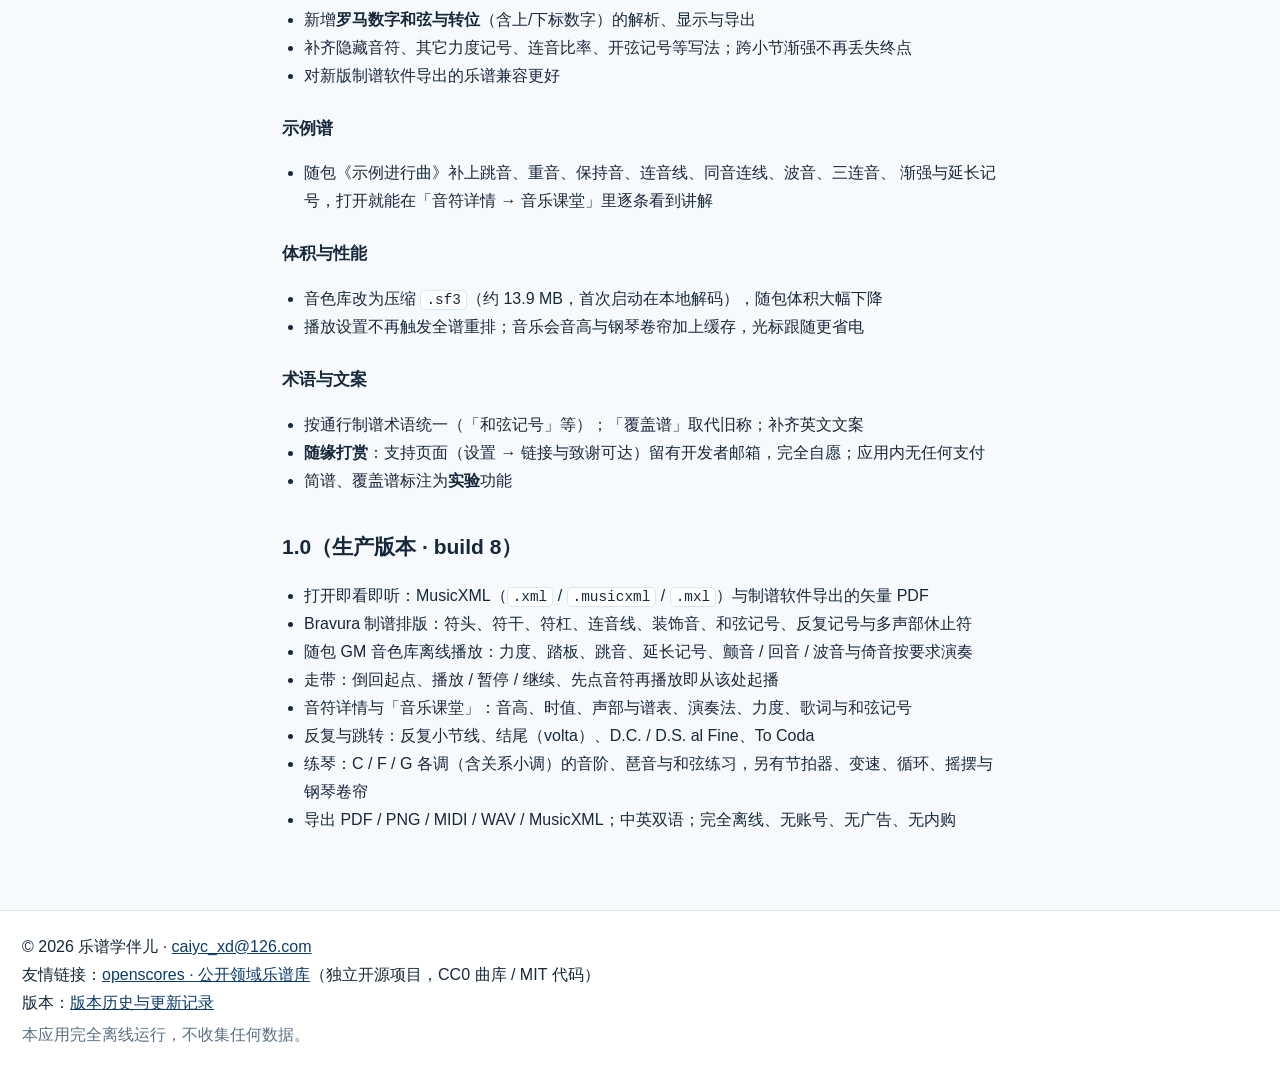
<file: history.html>
<!DOCTYPE html>
<html lang="zh-CN">
<head>
<meta charset="utf-8">
<meta name="viewport" content="width=device-width, initial-scale=1">
<title>版本历史 · 乐谱学伴儿</title>
<meta name="description" content="乐谱学伴儿版本历史与发布记录">
<link rel="stylesheet" href="style.css">
<link rel="icon" href="data:image/svg+xml,%3Csvg xmlns='http://www.w3.org/2000/svg' viewBox='0 0 64 64'%3E%3Crect width='64' height='64' rx='14' fill='%230b3c6b'/%3E%3Ctext x='32' y='47' font-size='40' text-anchor='middle' fill='%23ffffff'%3E%E2%99%AA%3C/text%3E%3C/svg%3E">
<meta name="referrer-policy" content="strict-origin-when-cross-origin">
<meta name="theme-color" media="(prefers-color-scheme: light)" content="#f7fafd">
<meta name="theme-color" media="(prefers-color-scheme: dark)" content="#0f1720">
<link rel="canonical" href="https://caiyc-xd.github.io/ss-privacy/history.html">
<link rel="alternate" hreflang="en" href="https://caiyc-xd.github.io/ss-privacy/history-en.html">
<link rel="alternate" hreflang="zh-CN" href="https://caiyc-xd.github.io/ss-privacy/history.html">
<meta property="og:type" content="website">
<meta property="og:site_name" content="乐谱学伴儿 ScoreStudio">
<meta property="og:title" content="版本历史 · 乐谱学伴儿">
<meta property="og:description" content="乐谱学伴儿版本历史与发布记录">
<meta property="og:url" content="https://caiyc-xd.github.io/ss-privacy/history.html">
<meta property="og:image" content="https://caiyc-xd.github.io/ss-privacy/og-image.png">
<meta property="og:image:width" content="1200">
<meta property="og:image:height" content="630">
<meta property="og:image:alt" content="乐谱学伴儿 ScoreStudio">
<meta property="og:locale" content="zh_CN">
<meta property="og:locale:alternate" content="en_US">
<meta name="twitter:card" content="summary_large_image">
</head>
<body>
<header class="site">
  <a class="brand" href="index.html">乐谱学伴儿 <span>ScoreStudio</span></a>
  <nav>
    <a href="promo.html">产品亮点</a>
    <a href="product.html">产品</a>
    <a href="index.html">支持</a>
    <a href="history.html">版本历史</a>
    <a href="privacy.html">隐私政策</a>
    <a href="https://caiyc-xd.github.io/openscores/" rel="noopener">公开曲库</a>
    <a href="history-en.html">English</a>
  </nav>
</header>
<main>
<p class="muted">跳到：<a href="#v1-2">1.2</a> · <a href="#v1-1">1.1</a> · <a href="#v1-0">1.0</a></p>
<h1>版本历史</h1>
<h2 id="v1-2">1.2（build 2）</h2>
<h3>新功能</h3>
<ul>
<li><strong>跨谱表琶音（重点）</strong>：钢琴、竖琴这类&quot;上下两行&quot;的乐器，两行共用一个琶音的写法， 现在显示成<strong>一条贯穿两行的波浪线</strong>（原来上下各画半段、互不相连）； 向下的跨谱表琶音、同一拍各自独立的两个琶音、以及&quot;不要琶音&quot;的括号也一并修好</li>
<li><strong>打开与互转乐谱文件</strong>：支持打开 <code>.mscz</code> / <code>.mscx</code> 乐谱文件，并可在两种格式与 MusicXML 之间互相转换 / 导出</li>
<li><strong>琶音可以滚奏，速度也能调</strong>：跨谱表琶音现在<strong>默认按滚奏演奏</strong> —— 从最低音依次奏到最高音， 起音有先后、<strong>收停同时</strong>（钢琴卷帘上是一个直角梯形，任何音都不会拖进下一小节）； 设置 ▸ 琶音里可以关掉，速度分<strong>慢 / 中 / 快 / 自定义</strong>四档， 自定义可填每音间隔 0.01–2.0 拍。八音大和弦不再挤成&quot;四个在滚 + 一个和弦&quot;； 钢琴卷帘里看到的阶梯与听到的完全一致</li>
<li><strong>调性看得见</strong>：主界面标题下新增「调性 C 大调」一行；谱中换过调号时注明「（共 N 处调号）」； 练习曲现在写明调式，小调不再显示成「C 大调 / a 小调（调式未标注）」</li>
<li><strong>速度记号面板</strong>：一份谱有多条速度记号时，速度行右侧出现入口 —— 列出全部记号 （小节 / 声部 / BPM / 基准），可逐条滑动改、按比例 50%–200% 应用到全部、统一设为 N BPM、删除单条</li>
<li><strong>跨谱表琶音示例谱</strong>：内置范例新增《跨谱表琶音》——十二小节、单声部两谱表，像电子琴那样 <strong>中途换音色</strong>：竖琴（1–4 小节）→ 钢琴（5–8 小节，带延音踏板）→ 钢片琴（9–12 小节）； 每次换音色在谱面写一行音色文字，C 大调 I–vi–ii–V 的和声走句配 p / mf / f 力度， 琶音上行与下行混排，起句小节末拍加两个八分音符带动进行，收尾和弦向下滚奏并带延长记号。 选中任意音后可在「音符详情 ▸ 音乐课堂」逐条看讲解</li>
<li><strong>音乐课堂</strong>：「琶音 / 滑音」分类下新增「跨谱表琶音」与「非琶音括号」两条</li>
<li><strong>音乐课堂补全「弯音」</strong>：新增「弯音（滑入 / 滑出 / 推弦）」一类 —— 舀音、轻落音、坠音、 上划出与推弦（含先推后弹 / 推后放回 / 摇把）逐条讲清方向与听感； 并补齐此前没讲的记号：颤音前置音与延长线、装饰音的专属形式（海顿 / 颤波 / Schleifer…）、 拨奏 / 闷音 / 空弦 / 响指拨弦 / 点弦 / 脚跟脚尖、人工泛音与泛音基础音、 先渐强后渐弱（梭形）与文字式渐强渐弱、选择延音踏板与半踏板、提示音（不发声）与鼓音</li>
</ul>
<h3>排版与记号</h3>
<ul>
<li>琶音线改到符头<strong>左侧</strong>（原来压在符头上，全音符和弦时几乎看不清）</li>
<li>修掉&quot;同一行里多个小节都有琶音时，只有第一条画得出来&quot;的问题</li>
<li><strong>谱表放大到 100% 以上时，横向间距跟着放大</strong>（以前只放大字形，符头会与临时记号、 同和弦的音互相压住；100% 时的版面与 1.1 逐像素一致）</li>
<li>小节开头的倚音放不下时，让位改为<strong>向前渐消</strong>，末拍不再被顶出小节线</li>
<li>多声部休止符<strong>水平避让</strong>：同拍上别的声部有实音时，休止符不再压在人家符头上</li>
</ul>
<h3>播放与弯音</h3>
<ul>
<li><strong>所有弯音类记号都会发声</strong>：坠音、舀音、轻落音、上划出 / 下滑出 （<code>&lt;falloff/&gt;</code> / <code>&lt;scoop/&gt;</code> / <code>&lt;plop/&gt;</code> / <code>&lt;doit/&gt;</code> 以及 <code>&lt;slide&gt;</code> 写法）与<strong>吉他推弦</strong> （含先推后弹、推后放回）都按谱面演奏；<strong>落在延音线收束端的记号同样生效</strong> —— 此前《自由》m63 / m65 / m67 三处坠音谱面上有、播放里一声不响</li>
<li><strong>打击乐混排</strong>：5 线鼓谱混在旋律声部里时，鼓音单独走鼓通道发声（设置里可关）， 不再被当成旋律音弹出来；单线鼓谱以外的鼓谱按实际线数绘制</li>
<li><strong>播放口径按实测校准</strong>：倚音、装饰音、滑音、琶音与打击乐的起音位置、 时值与通道逐项对拍（同一份谱导出的 MIDI 事件位置与数量符合预期）</li>
</ul>
<h3>兼容与导出</h3>
<ul>
<li><strong>导入版式逐项校准</strong>：多谱表各自的中途换谱号、八度记号按谱表跨小节持续、 符杠切组（<code>&lt;beam&gt;</code> 组结束后的音不再被卷进上一组）</li>
<li>八度记号跨行：行末不再画直角钩、续行重新写出「8」，只在整段真正的终点收口</li>
<li>导出端改用规范元素（颤音修饰、微音提示），避免非标准写法在部分制谱软件中引发异常</li>
</ul>
<h3>问题修复</h3>
<ul>
<li><strong>导入 .mscz 更稳</strong>：打击乐段的谱号正确画成双竖线（此前误画成高音谱号）； 换回有调号乐器时补画调号；原生弦位记录不再显示成符头旁的小数字</li>
<li><strong>八度记号往返保真</strong>：导出 .mscz 后再打开，八度区间覆盖的音符范围不变</li>
<li><strong>重新打开与乐谱库</strong>：上次打开的是 .mscz 时不再报文件类型错误； 从乐谱库点选乐谱后直接显示谱面（此前仍停留在文件名列表）</li>
</ul>
<h2 id="v1-1">1.1（首次更新 · build 1）</h2>
<h3>新功能</h3>
<ul>
<li><strong>简谱视图（实验）</strong>：乐谱可一键切换成简谱（数字谱）——默认只记旋律， 也可切换为和弦叠排；与五线谱共用同一份乐谱，切换不会改动原谱</li>
<li><strong>覆盖谱练习（实验）</strong>：四份单一主题短谱，专练反复与跳转 —— 反复与结尾 / 小节·拍重复 / D.S.·Coda / D.C.·Fine；并修掉 To Coda 首遍误跳</li>
<li><strong>乐谱库</strong>：打开过的乐谱自动入库，可收藏、重命名、删除</li>
<li><strong>练习扩充</strong>：新增音程训练 / 节奏型训练 / 和弦进行 / 视唱四类；短琶音按八度与 方向展开，改用考级通用的转位滑窗音型（原位 → 第一转位 → 第二转位 …）</li>
<li><strong>设置页</strong>：新增翻页方式（滑动 / 蓝牙踏板·键盘 / 半页）、Pencil 标注层、 蓝牙 MIDI 输出、链接与致谢；「关于」可直接查看版本号与 build 号</li>
<li><strong>快捷指令</strong>：支持用快捷指令 / Siri 打开最近乐谱（英文机上不再显示中文）</li>
<li><strong>改谱更安全</strong>：转调、连谱号等改动加二次确认</li>
</ul>
<h3>播放</h3>
<ul>
<li>修掉「暂停后按继续会从头开始」；换谱后「继续播放」不再接着放旧谱</li>
<li>播放光标改用<strong>单一时间轴</strong>：经过休止符与同音连线也按记谱位置推进</li>
<li>速度记号按谱面单位播放与显示</li>
<li>iPhone 上翻到非最后一行时，谱面与光标不再上下反复跳动</li>
</ul>
<h3>排版与记号</h3>
<ul>
<li><strong>符杠</strong>：不再压住符头，也不再出现「第二道符杠没连到符干」；连谱组按 2 个 八度跨度上限断开，符干不再互相交叉</li>
<li><strong>换行与间距</strong>：一小节一行放不下时改为在小节内换行排到下一行（密集小节不再 挤成一团）；相邻音符按墨迹最小净空排布，符头不再互相压住；只是轻微超宽的小节 仍按压缩处理，不会白占一行</li>
<li><strong>谱号与拍号让位</strong>：中途换谱号、换拍号都按记号实际占位留出空间，不再压到音符； 并修掉真实乐谱里「谱号全乱」的回归</li>
<li><strong>记号位置</strong>：力度记号与渐强/渐弱楔形线移到谱表下方且跨度完整；八度记号移出 谱表、起止对齐；速度记号的音符时值字形与文字对齐；Segno / Coda 画在小节开头， Fine / To Coda / D.C. / D.S. 画在小节末尾；<strong>渐强/渐弱方向不再写反</strong>； 颤音 / 波音 / 回音与重音记号（^）固定在谱表上方</li>
<li><strong>画错的记号</strong>：修掉一批（Segno / D.S. / D.C. 画成了别的记号、速度记号的 音符时值、踏板释放记号、跳音与保持音图标互换、琶音波浪线、低音谱号的 15mb / 8va 等）</li>
<li><strong>波音与装饰音</strong>：字形已修正统一；详情面板的中文标签与字形、说明一致； 颤音 / 回音 / 逆回音 / 上·下波音的术语统一</li>
</ul>
<h3>记谱与 MusicXML</h3>
<ul>
<li>多声部小节里某个声部时值不足拍号时，补出的休止符不再丢附点</li>
<li>导入的 MusicXML 若没有时值标记，按实际时值推定（播放判断更准）</li>
<li><strong>每个声部都填满本小节</strong>（不再「总时长对不上拍号」）</li>
<li>末小节那条「很长的黑线」查清是多小节休止的横杠画得不成形，已改为规范画法</li>
<li>导出的 MusicXML 不再有格式违规（此前 86 处，已全部修正）</li>
<li>新增<strong>罗马数字和弦与转位</strong>（含上/下标数字）的解析、显示与导出</li>
<li>补齐隐藏音符、其它力度记号、连音比率、开弦记号等写法；跨小节渐强不再丢失终点</li>
<li>对新版制谱软件导出的乐谱兼容更好</li>
</ul>
<h3>示例谱</h3>
<ul>
<li>随包《示例进行曲》补上跳音、重音、保持音、连音线、同音连线、波音、三连音、 渐强与延长记号，打开就能在「音符详情 → 音乐课堂」里逐条看到讲解</li>
</ul>
<h3>体积与性能</h3>
<ul>
<li>音色库改为压缩 <code>.sf3</code>（约 13.9 MB，首次启动在本地解码），随包体积大幅下降</li>
<li>播放设置不再触发全谱重排；音乐会音高与钢琴卷帘加上缓存，光标跟随更省电</li>
</ul>
<h3>术语与文案</h3>
<ul>
<li>按通行制谱术语统一（「和弦记号」等）；「覆盖谱」取代旧称；补齐英文文案</li>
<li><strong>随缘打赏</strong>：支持页面（设置 → 链接与致谢可达）留有开发者邮箱，完全自愿；应用内无任何支付</li>
<li>简谱、覆盖谱标注为<strong>实验</strong>功能</li>
</ul>
<h2 id="v1-0">1.0（生产版本 · build 8）</h2>
<ul>
<li>打开即看即听：MusicXML（<code>.xml</code> / <code>.musicxml</code> / <code>.mxl</code>）与制谱软件导出的矢量 PDF</li>
<li>Bravura 制谱排版：符头、符干、符杠、连音线、装饰音、和弦记号、反复记号与多声部休止符</li>
<li>随包 GM 音色库离线播放：力度、踏板、跳音、延长记号、颤音 / 回音 / 波音与倚音按要求演奏</li>
<li>走带：倒回起点、播放 / 暂停 / 继续、先点音符再播放即从该处起播</li>
<li>音符详情与「音乐课堂」：音高、时值、声部与谱表、演奏法、力度、歌词与和弦记号</li>
<li>反复与跳转：反复小节线、结尾（volta）、D.C. / D.S. al Fine、To Coda</li>
<li>练琴：C / F / G 各调（含关系小调）的音阶、琶音与和弦练习，另有节拍器、变速、循环、摇摆与钢琴卷帘</li>
<li>导出 PDF / PNG / MIDI / WAV / MusicXML；中英双语；完全离线、无账号、无广告、无内购</li>
</ul>
</main>
<footer class="site">
  <p>© 2026 乐谱学伴儿 · <a href="mailto:caiyc_xd@126.com">caiyc_xd@126.com</a><br>友情链接：<a href="https://caiyc-xd.github.io/openscores/" rel="noopener">openscores · 公开领域乐谱库</a>（独立开源项目，CC0 曲库 / MIT 代码）<br>版本：<a href="history.html">版本历史与更新记录</a></p>
  <p class="muted">本应用完全离线运行，不收集任何数据。</p>
</footer>
</body>
</html>
</file>
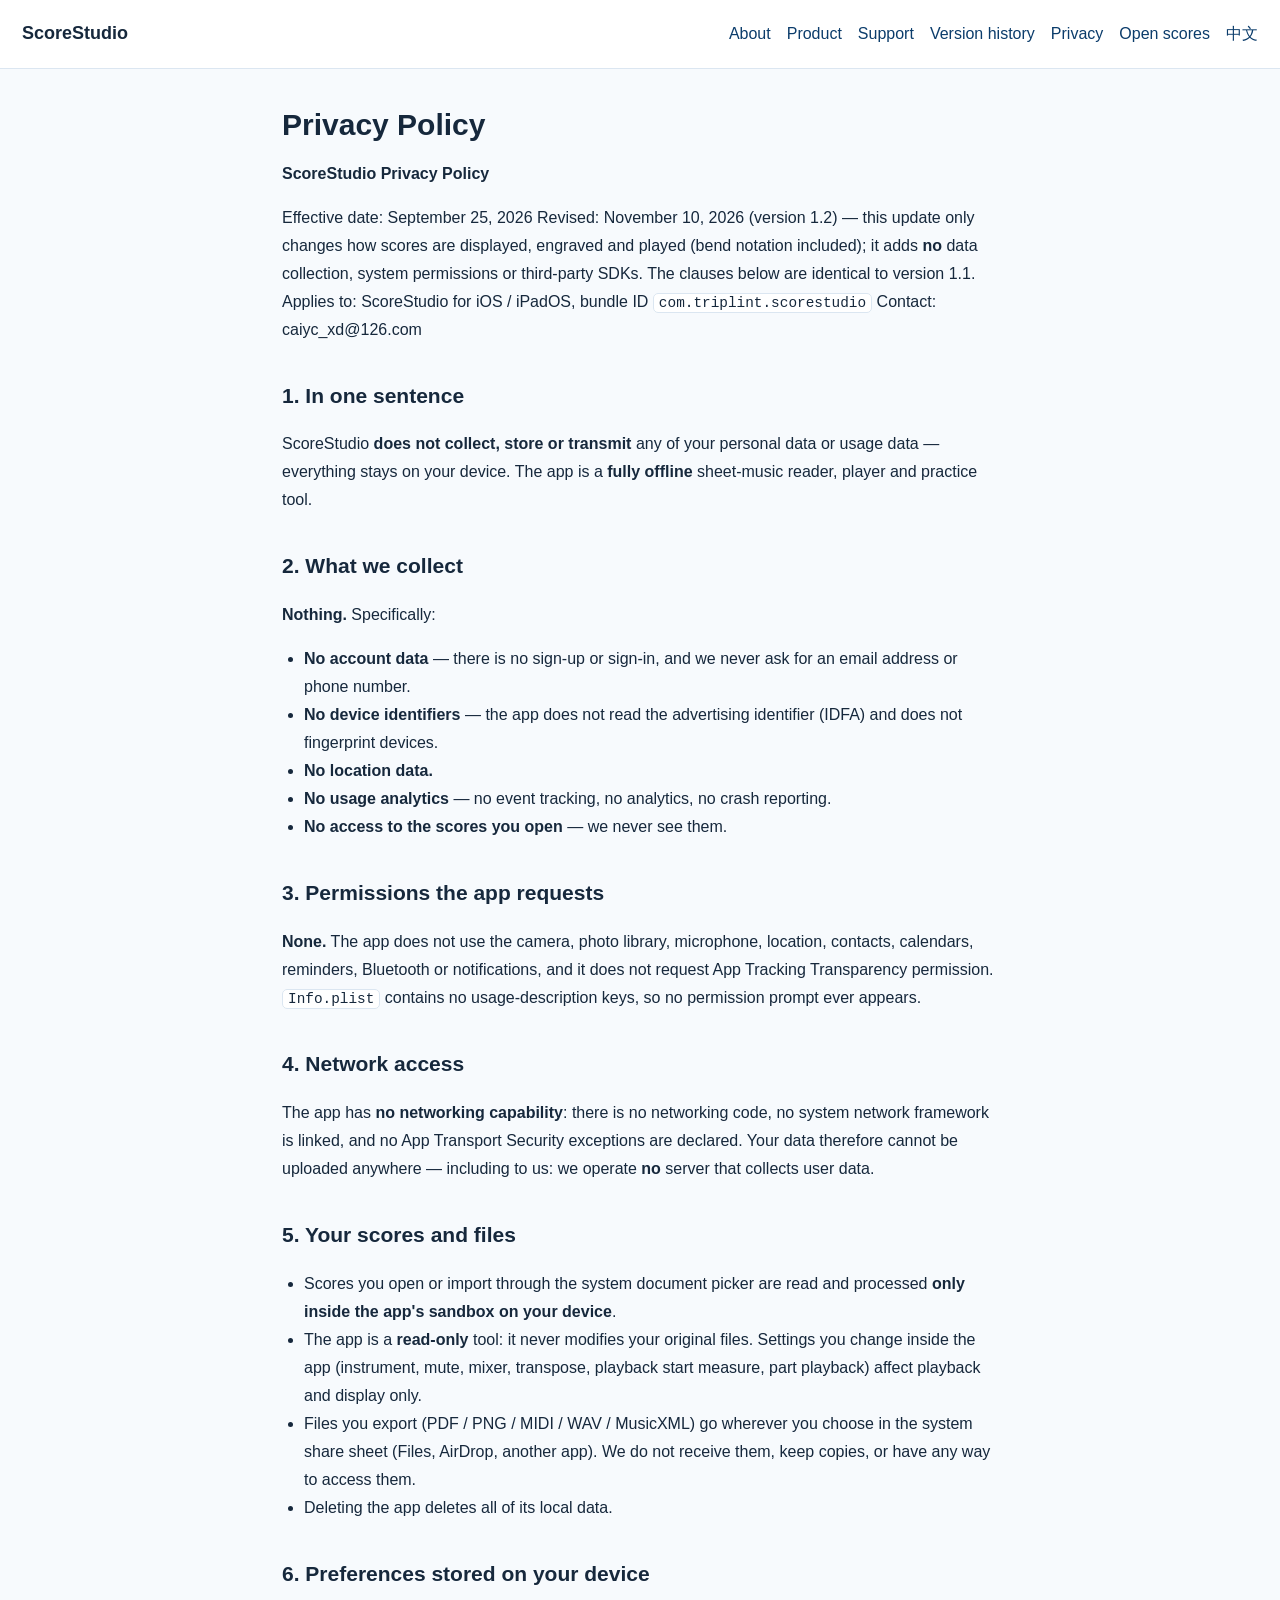
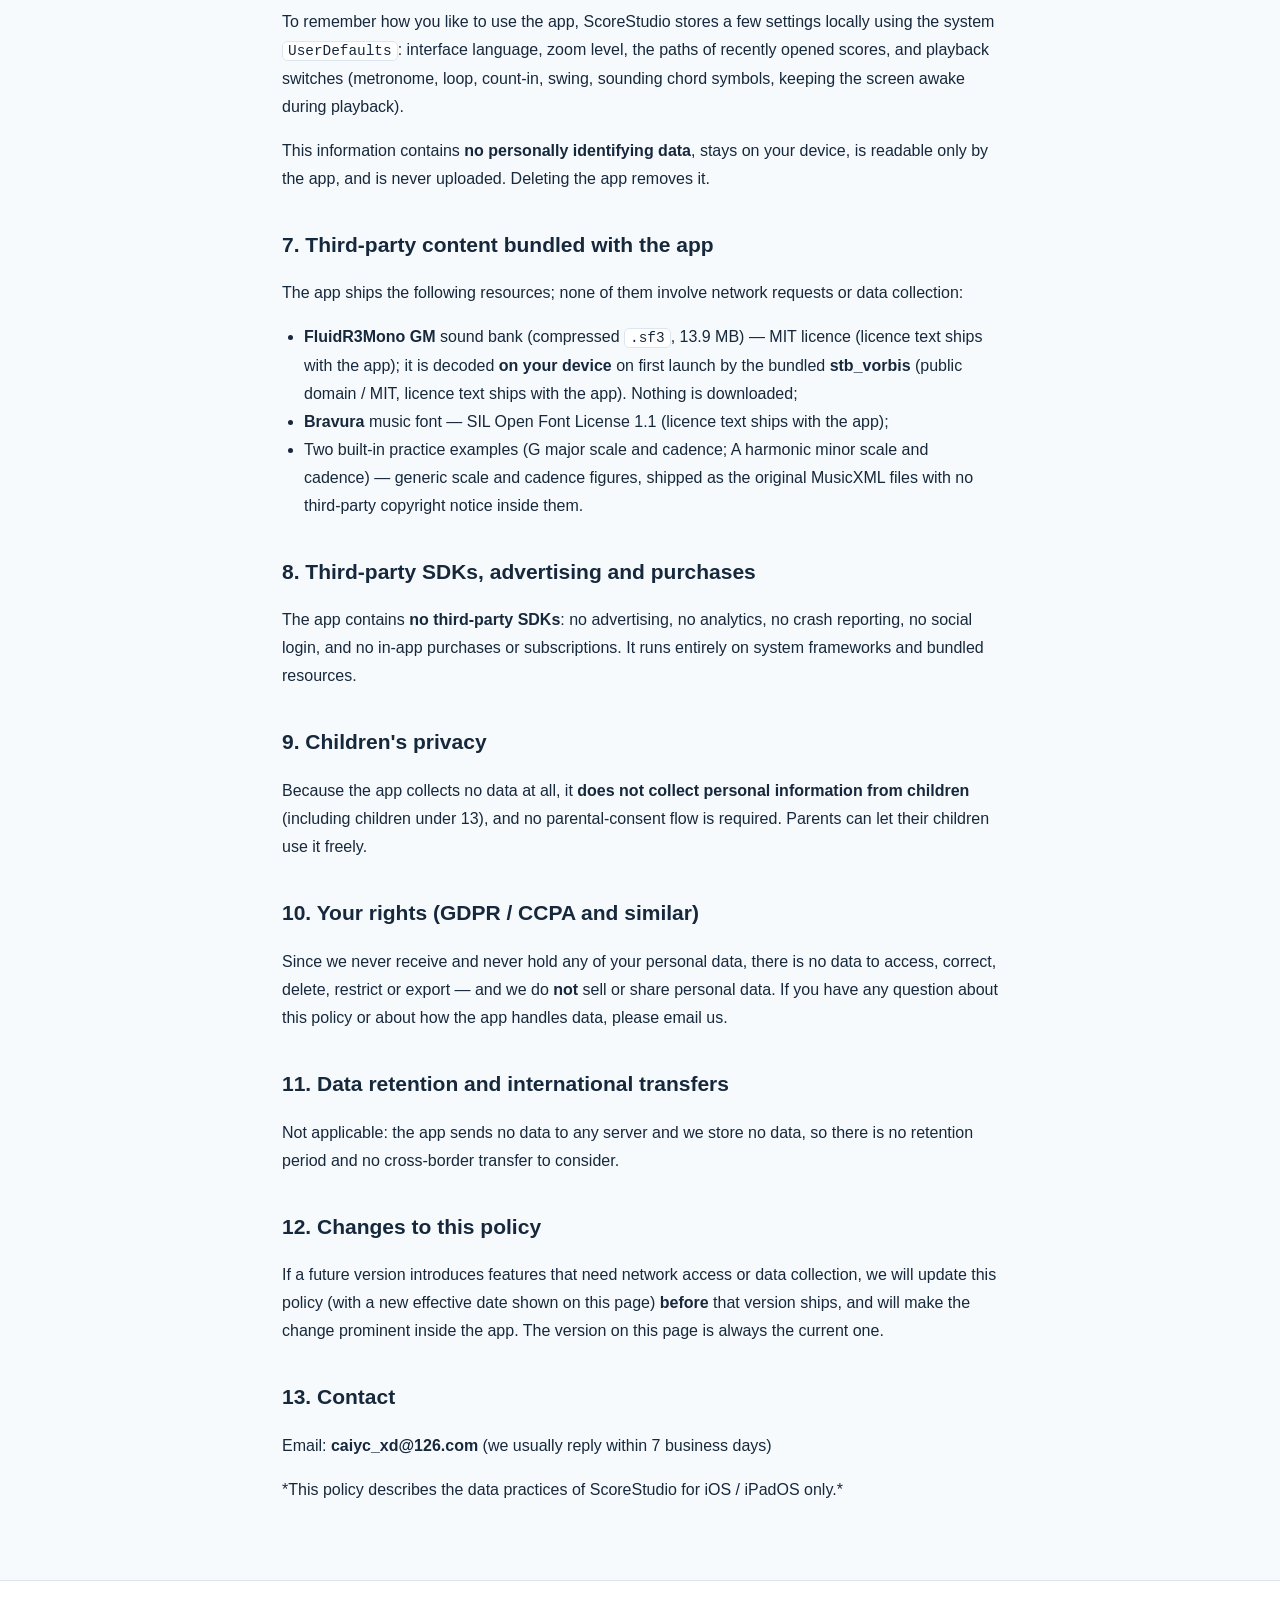
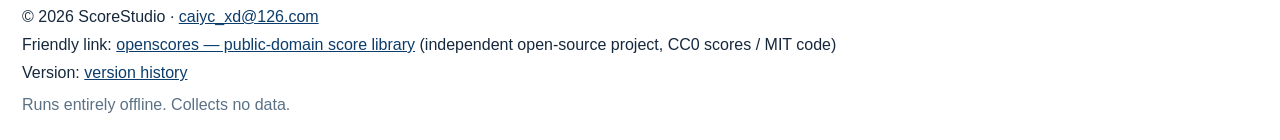
<file: privacy-en.html>
<!DOCTYPE html>
<html lang="en">
<head>
<meta charset="utf-8">
<meta name="viewport" content="width=device-width, initial-scale=1">
<title>Privacy Policy · ScoreStudio</title>
<meta name="description" content="ScoreStudio privacy policy: fully offline, no data collected.">
<link rel="stylesheet" href="style.css">
<link rel="icon" href="data:image/svg+xml,%3Csvg xmlns='http://www.w3.org/2000/svg' viewBox='0 0 64 64'%3E%3Crect width='64' height='64' rx='14' fill='%230b3c6b'/%3E%3Ctext x='32' y='47' font-size='40' text-anchor='middle' fill='%23ffffff'%3E%E2%99%AA%3C/text%3E%3C/svg%3E">
<meta name="referrer-policy" content="strict-origin-when-cross-origin">
<meta name="theme-color" media="(prefers-color-scheme: light)" content="#f7fafd">
<meta name="theme-color" media="(prefers-color-scheme: dark)" content="#0f1720">
<link rel="canonical" href="https://caiyc-xd.github.io/ss-privacy/privacy-en.html">
<link rel="alternate" hreflang="zh-CN" href="https://caiyc-xd.github.io/ss-privacy/privacy.html">
<link rel="alternate" hreflang="en" href="https://caiyc-xd.github.io/ss-privacy/privacy-en.html">
<meta property="og:type" content="website">
<meta property="og:site_name" content="ScoreStudio">
<meta property="og:title" content="Privacy Policy · ScoreStudio">
<meta property="og:description" content="ScoreStudio privacy policy: fully offline, no data collected.">
<meta property="og:url" content="https://caiyc-xd.github.io/ss-privacy/privacy-en.html">
<meta property="og:image" content="https://caiyc-xd.github.io/ss-privacy/og-image.png">
<meta property="og:image:width" content="1200">
<meta property="og:image:height" content="630">
<meta property="og:image:alt" content="ScoreStudio">
<meta property="og:locale" content="en_US">
<meta property="og:locale:alternate" content="zh_CN">
<meta name="twitter:card" content="summary_large_image">
</head>
<body>
<header class="site">
  <a class="brand" href="support-en.html">ScoreStudio</a>
  <nav>
    <a href="promo-en.html">About</a>
    <a href="product-en.html">Product</a>
    <a href="support-en.html">Support</a>
    <a href="history-en.html">Version history</a>
    <a href="privacy-en.html">Privacy</a>
    <a href="https://caiyc-xd.github.io/openscores/" rel="noopener">Open scores</a>
    <a href="privacy.html">中文</a>
  </nav>
</header>
<main>
<h1>Privacy Policy</h1>
<p><strong>ScoreStudio Privacy Policy</strong></p>
<p>Effective date: September 25, 2026 Revised: November 10, 2026 (version 1.2) — this update only changes how scores are displayed, engraved and played (bend notation included); it adds <strong>no</strong> data collection, system permissions or third-party SDKs. The clauses below are identical to version 1.1. Applies to: ScoreStudio for iOS / iPadOS, bundle ID <code>com.triplint.scorestudio</code> Contact: caiyc_xd@126.com</p>
<h2>1. In one sentence</h2>
<p>ScoreStudio <strong>does not collect, store or transmit</strong> any of your personal data or usage data — everything stays on your device. The app is a <strong>fully offline</strong> sheet-music reader, player and practice tool.</p>
<h2>2. What we collect</h2>
<p><strong>Nothing.</strong> Specifically:</p>
<ul>
<li><strong>No account data</strong> — there is no sign-up or sign-in, and we never ask for an email address or phone number.</li>
<li><strong>No device identifiers</strong> — the app does not read the advertising identifier (IDFA) and does not fingerprint devices.</li>
<li><strong>No location data.</strong></li>
<li><strong>No usage analytics</strong> — no event tracking, no analytics, no crash reporting.</li>
<li><strong>No access to the scores you open</strong> — we never see them.</li>
</ul>
<h2>3. Permissions the app requests</h2>
<p><strong>None.</strong> The app does not use the camera, photo library, microphone, location, contacts, calendars, reminders, Bluetooth or notifications, and it does not request App Tracking Transparency permission. <code>Info.plist</code> contains no usage-description keys, so no permission prompt ever appears.</p>
<h2>4. Network access</h2>
<p>The app has <strong>no networking capability</strong>: there is no networking code, no system network framework is linked, and no App Transport Security exceptions are declared. Your data therefore cannot be uploaded anywhere — including to us: we operate <strong>no</strong> server that collects user data.</p>
<h2>5. Your scores and files</h2>
<ul>
<li>Scores you open or import through the system document picker are read and processed <strong>only inside the app&#x27;s sandbox on your device</strong>.</li>
<li>The app is a <strong>read-only</strong> tool: it never modifies your original files. Settings you change inside the app (instrument, mute, mixer, transpose, playback start measure, part playback) affect playback and display only.</li>
<li>Files you export (PDF / PNG / MIDI / WAV / MusicXML) go wherever you choose in the system share sheet (Files, AirDrop, another app). We do not receive them, keep copies, or have any way to access them.</li>
<li>Deleting the app deletes all of its local data.</li>
</ul>
<h2>6. Preferences stored on your device</h2>
<p>To remember how you like to use the app, ScoreStudio stores a few settings locally using the system <code>UserDefaults</code>: interface language, zoom level, the paths of recently opened scores, and playback switches (metronome, loop, count-in, swing, sounding chord symbols, keeping the screen awake during playback).</p>
<p>This information contains <strong>no personally identifying data</strong>, stays on your device, is readable only by the app, and is never uploaded. Deleting the app removes it.</p>
<h2>7. Third-party content bundled with the app</h2>
<p>The app ships the following resources; none of them involve network requests or data collection:</p>
<ul>
<li><strong>FluidR3Mono GM</strong> sound bank (compressed <code>.sf3</code>, 13.9 MB) — MIT licence (licence text ships with the app); it is decoded <strong>on your device</strong> on first launch by the bundled <strong>stb_vorbis</strong> (public domain / MIT, licence text ships with the app). Nothing is downloaded;</li>
<li><strong>Bravura</strong> music font — SIL Open Font License 1.1 (licence text ships with the app);</li>
<li>Two built-in practice examples (G major scale and cadence; A harmonic minor scale and cadence) — generic scale and cadence figures, shipped as the original MusicXML files with no third-party copyright notice inside them.</li>
</ul>
<h2>8. Third-party SDKs, advertising and purchases</h2>
<p>The app contains <strong>no third-party SDKs</strong>: no advertising, no analytics, no crash reporting, no social login, and no in-app purchases or subscriptions. It runs entirely on system frameworks and bundled resources.</p>
<h2>9. Children&#x27;s privacy</h2>
<p>Because the app collects no data at all, it <strong>does not collect personal information from children</strong> (including children under 13), and no parental-consent flow is required. Parents can let their children use it freely.</p>
<h2>10. Your rights (GDPR / CCPA and similar)</h2>
<p>Since we never receive and never hold any of your personal data, there is no data to access, correct, delete, restrict or export — and we do <strong>not</strong> sell or share personal data. If you have any question about this policy or about how the app handles data, please email us.</p>
<h2>11. Data retention and international transfers</h2>
<p>Not applicable: the app sends no data to any server and we store no data, so there is no retention period and no cross-border transfer to consider.</p>
<h2>12. Changes to this policy</h2>
<p>If a future version introduces features that need network access or data collection, we will update this policy (with a new effective date shown on this page) <strong>before</strong> that version ships, and will make the change prominent inside the app. The version on this page is always the current one.</p>
<h2>13. Contact</h2>
<p>Email: <strong>caiyc_xd@126.com</strong> (we usually reply within 7 business days)</p>
<p>*This policy describes the data practices of ScoreStudio for iOS / iPadOS only.*</p>
</main>
<footer class="site">
  <p>© 2026 ScoreStudio · <a href="mailto:caiyc_xd@126.com">caiyc_xd@126.com</a><br>Friendly link: <a href="https://caiyc-xd.github.io/openscores/" rel="noopener">openscores — public-domain score library</a> (independent open-source project, CC0 scores / MIT code)<br>Version: <a href="history-en.html">version history</a></p>
  <p class="muted">Runs entirely offline. Collects no data.</p>
</footer>
</body>
</html>
</file>
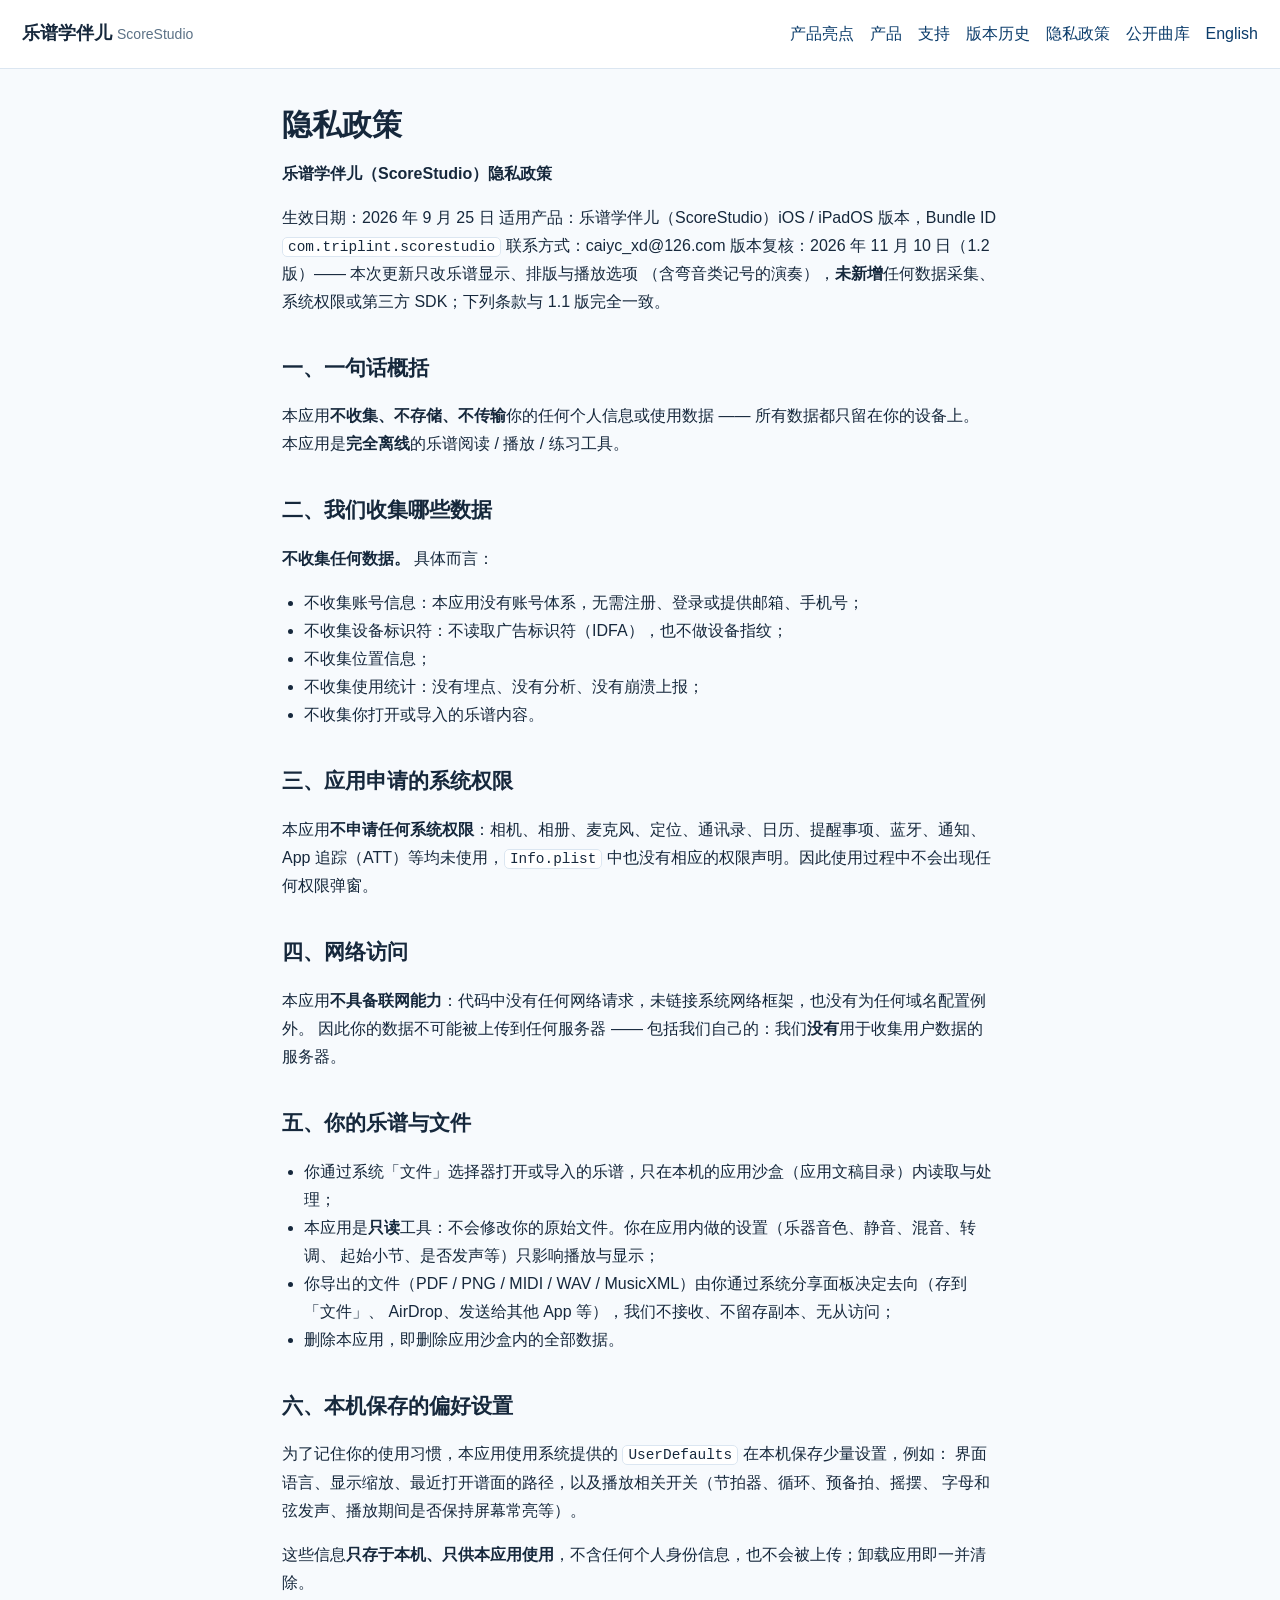
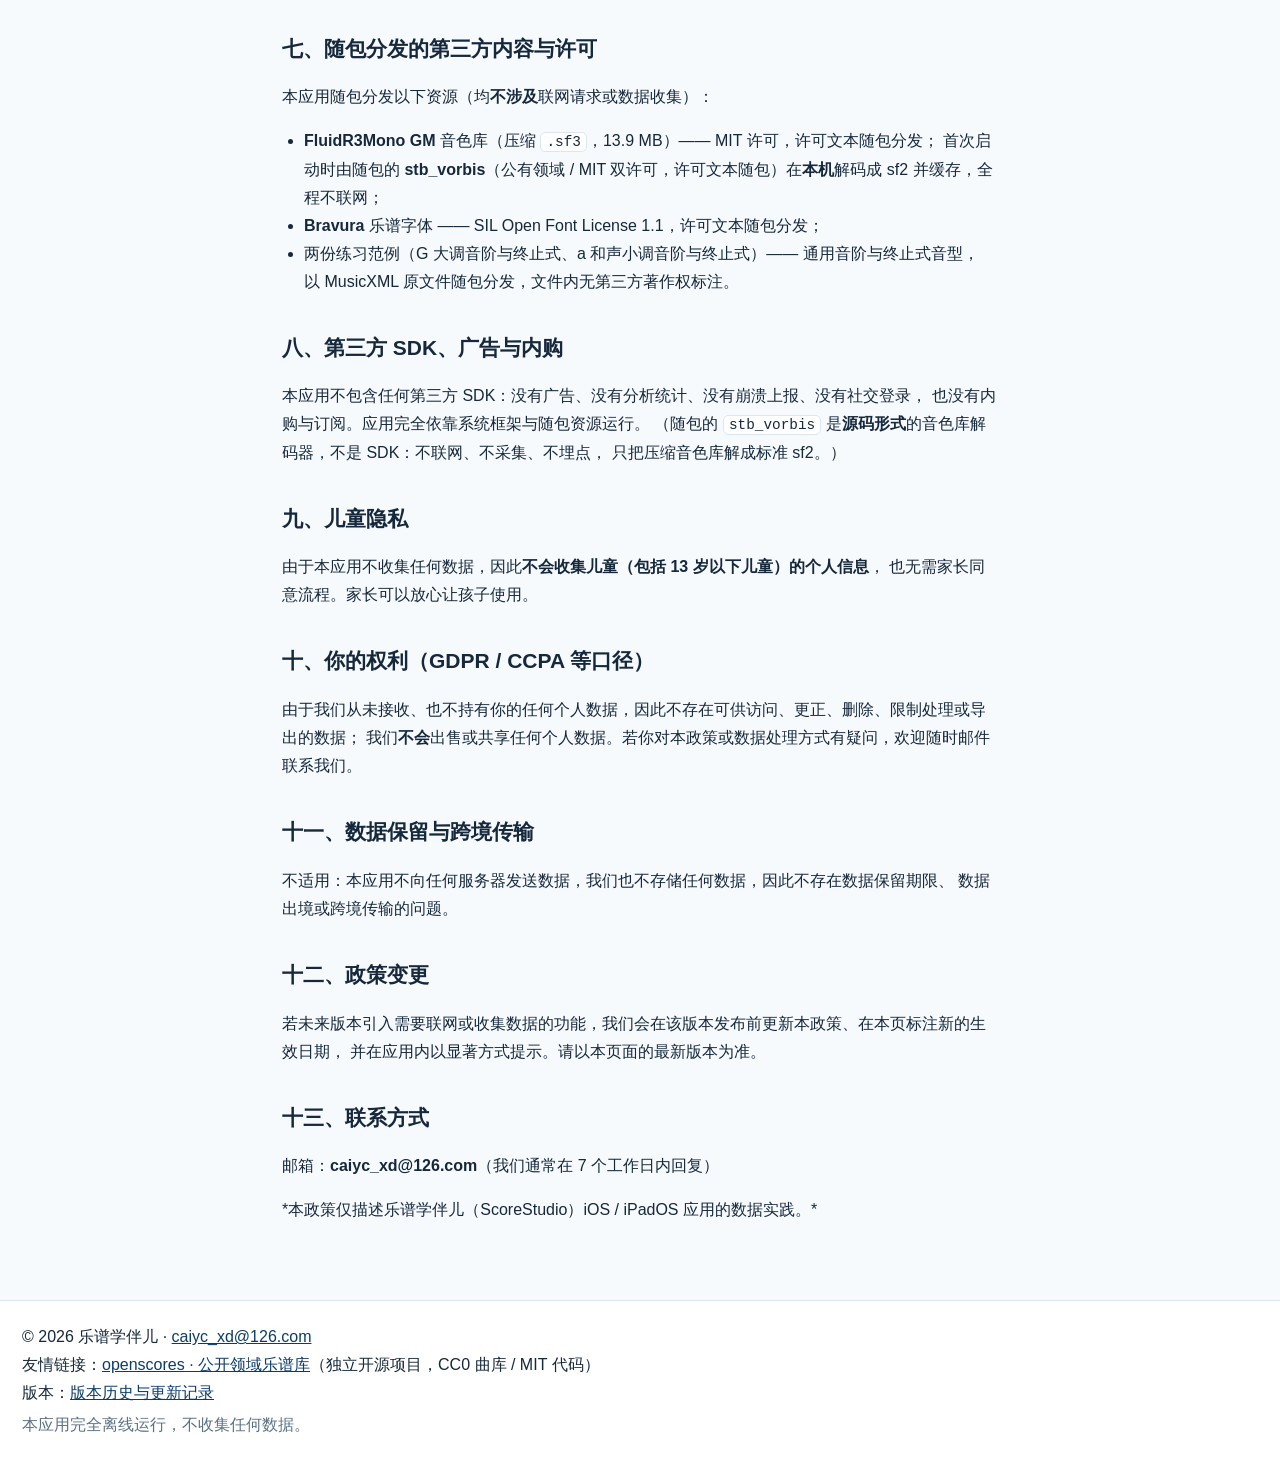
<file: privacy.html>
<!DOCTYPE html>
<html lang="zh-CN">
<head>
<meta charset="utf-8">
<meta name="viewport" content="width=device-width, initial-scale=1">
<title>隐私政策 · 乐谱学伴儿</title>
<meta name="description" content="乐谱学伴儿隐私政策：完全离线运行，不收集任何数据。">
<link rel="stylesheet" href="style.css">
<link rel="icon" href="data:image/svg+xml,%3Csvg xmlns='http://www.w3.org/2000/svg' viewBox='0 0 64 64'%3E%3Crect width='64' height='64' rx='14' fill='%230b3c6b'/%3E%3Ctext x='32' y='47' font-size='40' text-anchor='middle' fill='%23ffffff'%3E%E2%99%AA%3C/text%3E%3C/svg%3E">
<meta name="referrer-policy" content="strict-origin-when-cross-origin">
<meta name="theme-color" media="(prefers-color-scheme: light)" content="#f7fafd">
<meta name="theme-color" media="(prefers-color-scheme: dark)" content="#0f1720">
<link rel="canonical" href="https://caiyc-xd.github.io/ss-privacy/privacy.html">
<link rel="alternate" hreflang="en" href="https://caiyc-xd.github.io/ss-privacy/privacy-en.html">
<link rel="alternate" hreflang="zh-CN" href="https://caiyc-xd.github.io/ss-privacy/privacy.html">
<meta property="og:type" content="website">
<meta property="og:site_name" content="乐谱学伴儿 ScoreStudio">
<meta property="og:title" content="隐私政策 · 乐谱学伴儿">
<meta property="og:description" content="乐谱学伴儿隐私政策：完全离线运行，不收集任何数据。">
<meta property="og:url" content="https://caiyc-xd.github.io/ss-privacy/privacy.html">
<meta property="og:image" content="https://caiyc-xd.github.io/ss-privacy/og-image.png">
<meta property="og:image:width" content="1200">
<meta property="og:image:height" content="630">
<meta property="og:image:alt" content="乐谱学伴儿 ScoreStudio">
<meta property="og:locale" content="zh_CN">
<meta property="og:locale:alternate" content="en_US">
<meta name="twitter:card" content="summary_large_image">
</head>
<body>
<header class="site">
  <a class="brand" href="index.html">乐谱学伴儿 <span>ScoreStudio</span></a>
  <nav>
    <a href="promo.html">产品亮点</a>
    <a href="product.html">产品</a>
    <a href="index.html">支持</a>
    <a href="history.html">版本历史</a>
    <a href="privacy.html">隐私政策</a>
    <a href="https://caiyc-xd.github.io/openscores/" rel="noopener">公开曲库</a>
    <a href="privacy-en.html">English</a>
  </nav>
</header>
<main>
<h1>隐私政策</h1>
<p><strong>乐谱学伴儿（ScoreStudio）隐私政策</strong></p>
<p>生效日期：2026 年 9 月 25 日 适用产品：乐谱学伴儿（ScoreStudio）iOS / iPadOS 版本，Bundle ID <code>com.triplint.scorestudio</code> 联系方式：caiyc_xd@126.com 版本复核：2026 年 11 月 10 日（1.2 版）—— 本次更新只改乐谱显示、排版与播放选项 （含弯音类记号的演奏），<strong>未新增</strong>任何数据采集、系统权限或第三方 SDK；下列条款与 1.1 版完全一致。</p>
<h2>一、一句话概括</h2>
<p>本应用<strong>不收集、不存储、不传输</strong>你的任何个人信息或使用数据 —— 所有数据都只留在你的设备上。 本应用是<strong>完全离线</strong>的乐谱阅读 / 播放 / 练习工具。</p>
<h2>二、我们收集哪些数据</h2>
<p><strong>不收集任何数据。</strong> 具体而言：</p>
<ul>
<li>不收集账号信息：本应用没有账号体系，无需注册、登录或提供邮箱、手机号；</li>
<li>不收集设备标识符：不读取广告标识符（IDFA），也不做设备指纹；</li>
<li>不收集位置信息；</li>
<li>不收集使用统计：没有埋点、没有分析、没有崩溃上报；</li>
<li>不收集你打开或导入的乐谱内容。</li>
</ul>
<h2>三、应用申请的系统权限</h2>
<p>本应用<strong>不申请任何系统权限</strong>：相机、相册、麦克风、定位、通讯录、日历、提醒事项、蓝牙、通知、 App 追踪（ATT）等均未使用，<code>Info.plist</code> 中也没有相应的权限声明。因此使用过程中不会出现任何权限弹窗。</p>
<h2>四、网络访问</h2>
<p>本应用<strong>不具备联网能力</strong>：代码中没有任何网络请求，未链接系统网络框架，也没有为任何域名配置例外。 因此你的数据不可能被上传到任何服务器 —— 包括我们自己的：我们<strong>没有</strong>用于收集用户数据的服务器。</p>
<h2>五、你的乐谱与文件</h2>
<ul>
<li>你通过系统「文件」选择器打开或导入的乐谱，只在本机的应用沙盒（应用文稿目录）内读取与处理；</li>
<li>本应用是<strong>只读</strong>工具：不会修改你的原始文件。你在应用内做的设置（乐器音色、静音、混音、转调、 起始小节、是否发声等）只影响播放与显示；</li>
<li>你导出的文件（PDF / PNG / MIDI / WAV / MusicXML）由你通过系统分享面板决定去向（存到「文件」、 AirDrop、发送给其他 App 等），我们不接收、不留存副本、无从访问；</li>
<li>删除本应用，即删除应用沙盒内的全部数据。</li>
</ul>
<h2>六、本机保存的偏好设置</h2>
<p>为了记住你的使用习惯，本应用使用系统提供的 <code>UserDefaults</code> 在本机保存少量设置，例如： 界面语言、显示缩放、最近打开谱面的路径，以及播放相关开关（节拍器、循环、预备拍、摇摆、 字母和弦发声、播放期间是否保持屏幕常亮等）。</p>
<p>这些信息<strong>只存于本机、只供本应用使用</strong>，不含任何个人身份信息，也不会被上传；卸载应用即一并清除。</p>
<h2>七、随包分发的第三方内容与许可</h2>
<p>本应用随包分发以下资源（均<strong>不涉及</strong>联网请求或数据收集）：</p>
<ul>
<li><strong>FluidR3Mono GM</strong> 音色库（压缩 <code>.sf3</code>，13.9 MB）—— MIT 许可，许可文本随包分发； 首次启动时由随包的 <strong>stb_vorbis</strong>（公有领域 / MIT 双许可，许可文本随包）在<strong>本机</strong>解码成 sf2 并缓存，全程不联网；</li>
<li><strong>Bravura</strong> 乐谱字体 —— SIL Open Font License 1.1，许可文本随包分发；</li>
<li>两份练习范例（G 大调音阶与终止式、a 和声小调音阶与终止式）—— 通用音阶与终止式音型， 以 MusicXML 原文件随包分发，文件内无第三方著作权标注。</li>
</ul>
<h2>八、第三方 SDK、广告与内购</h2>
<p>本应用不包含任何第三方 SDK：没有广告、没有分析统计、没有崩溃上报、没有社交登录， 也没有内购与订阅。应用完全依靠系统框架与随包资源运行。 （随包的 <code>stb_vorbis</code> 是<strong>源码形式</strong>的音色库解码器，不是 SDK：不联网、不采集、不埋点， 只把压缩音色库解成标准 sf2。）</p>
<h2>九、儿童隐私</h2>
<p>由于本应用不收集任何数据，因此<strong>不会收集儿童（包括 13 岁以下儿童）的个人信息</strong>， 也无需家长同意流程。家长可以放心让孩子使用。</p>
<h2>十、你的权利（GDPR / CCPA 等口径）</h2>
<p>由于我们从未接收、也不持有你的任何个人数据，因此不存在可供访问、更正、删除、限制处理或导出的数据； 我们<strong>不会</strong>出售或共享任何个人数据。若你对本政策或数据处理方式有疑问，欢迎随时邮件联系我们。</p>
<h2>十一、数据保留与跨境传输</h2>
<p>不适用：本应用不向任何服务器发送数据，我们也不存储任何数据，因此不存在数据保留期限、 数据出境或跨境传输的问题。</p>
<h2>十二、政策变更</h2>
<p>若未来版本引入需要联网或收集数据的功能，我们会在该版本发布前更新本政策、在本页标注新的生效日期， 并在应用内以显著方式提示。请以本页面的最新版本为准。</p>
<h2>十三、联系方式</h2>
<p>邮箱：<strong>caiyc_xd@126.com</strong>（我们通常在 7 个工作日内回复）</p>
<p>*本政策仅描述乐谱学伴儿（ScoreStudio）iOS / iPadOS 应用的数据实践。*</p>
</main>
<footer class="site">
  <p>© 2026 乐谱学伴儿 · <a href="mailto:caiyc_xd@126.com">caiyc_xd@126.com</a><br>友情链接：<a href="https://caiyc-xd.github.io/openscores/" rel="noopener">openscores · 公开领域乐谱库</a>（独立开源项目，CC0 曲库 / MIT 代码）<br>版本：<a href="history.html">版本历史与更新记录</a></p>
  <p class="muted">本应用完全离线运行，不收集任何数据。</p>
</footer>
</body>
</html>
</file>
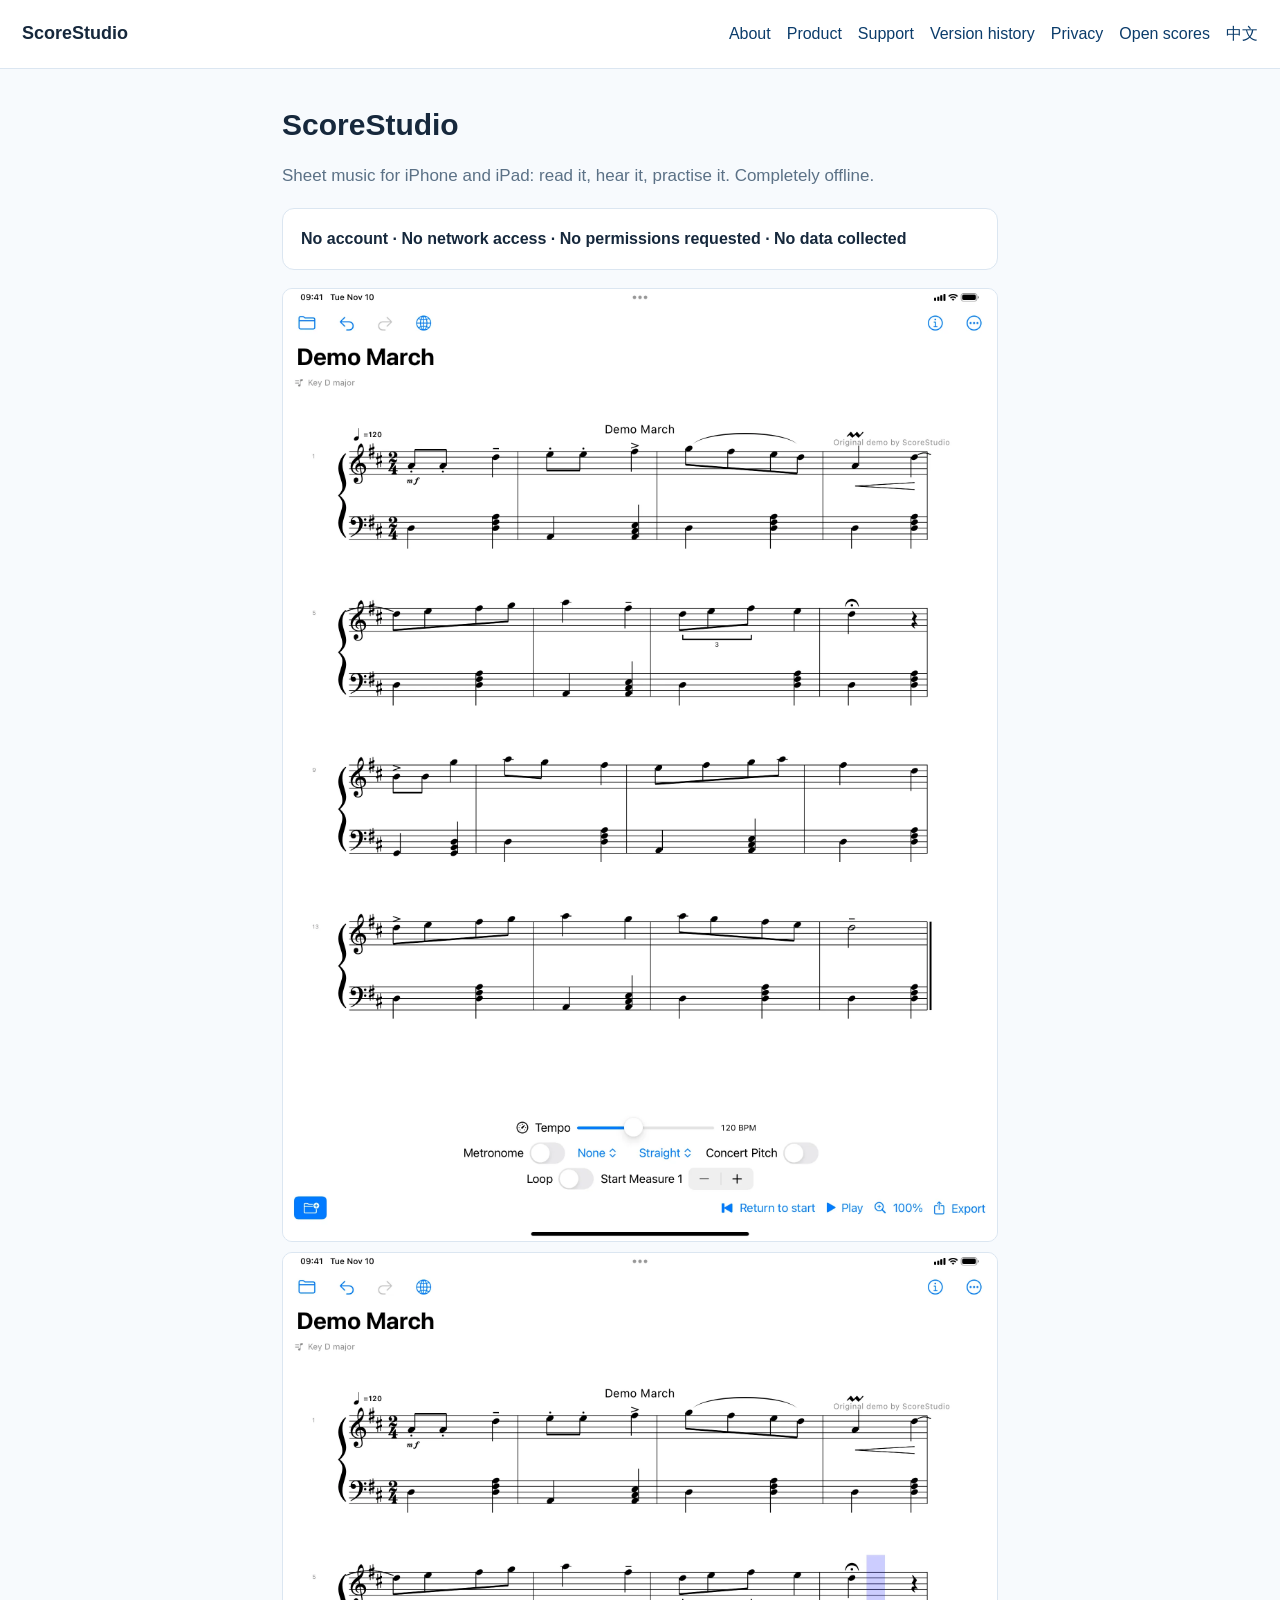
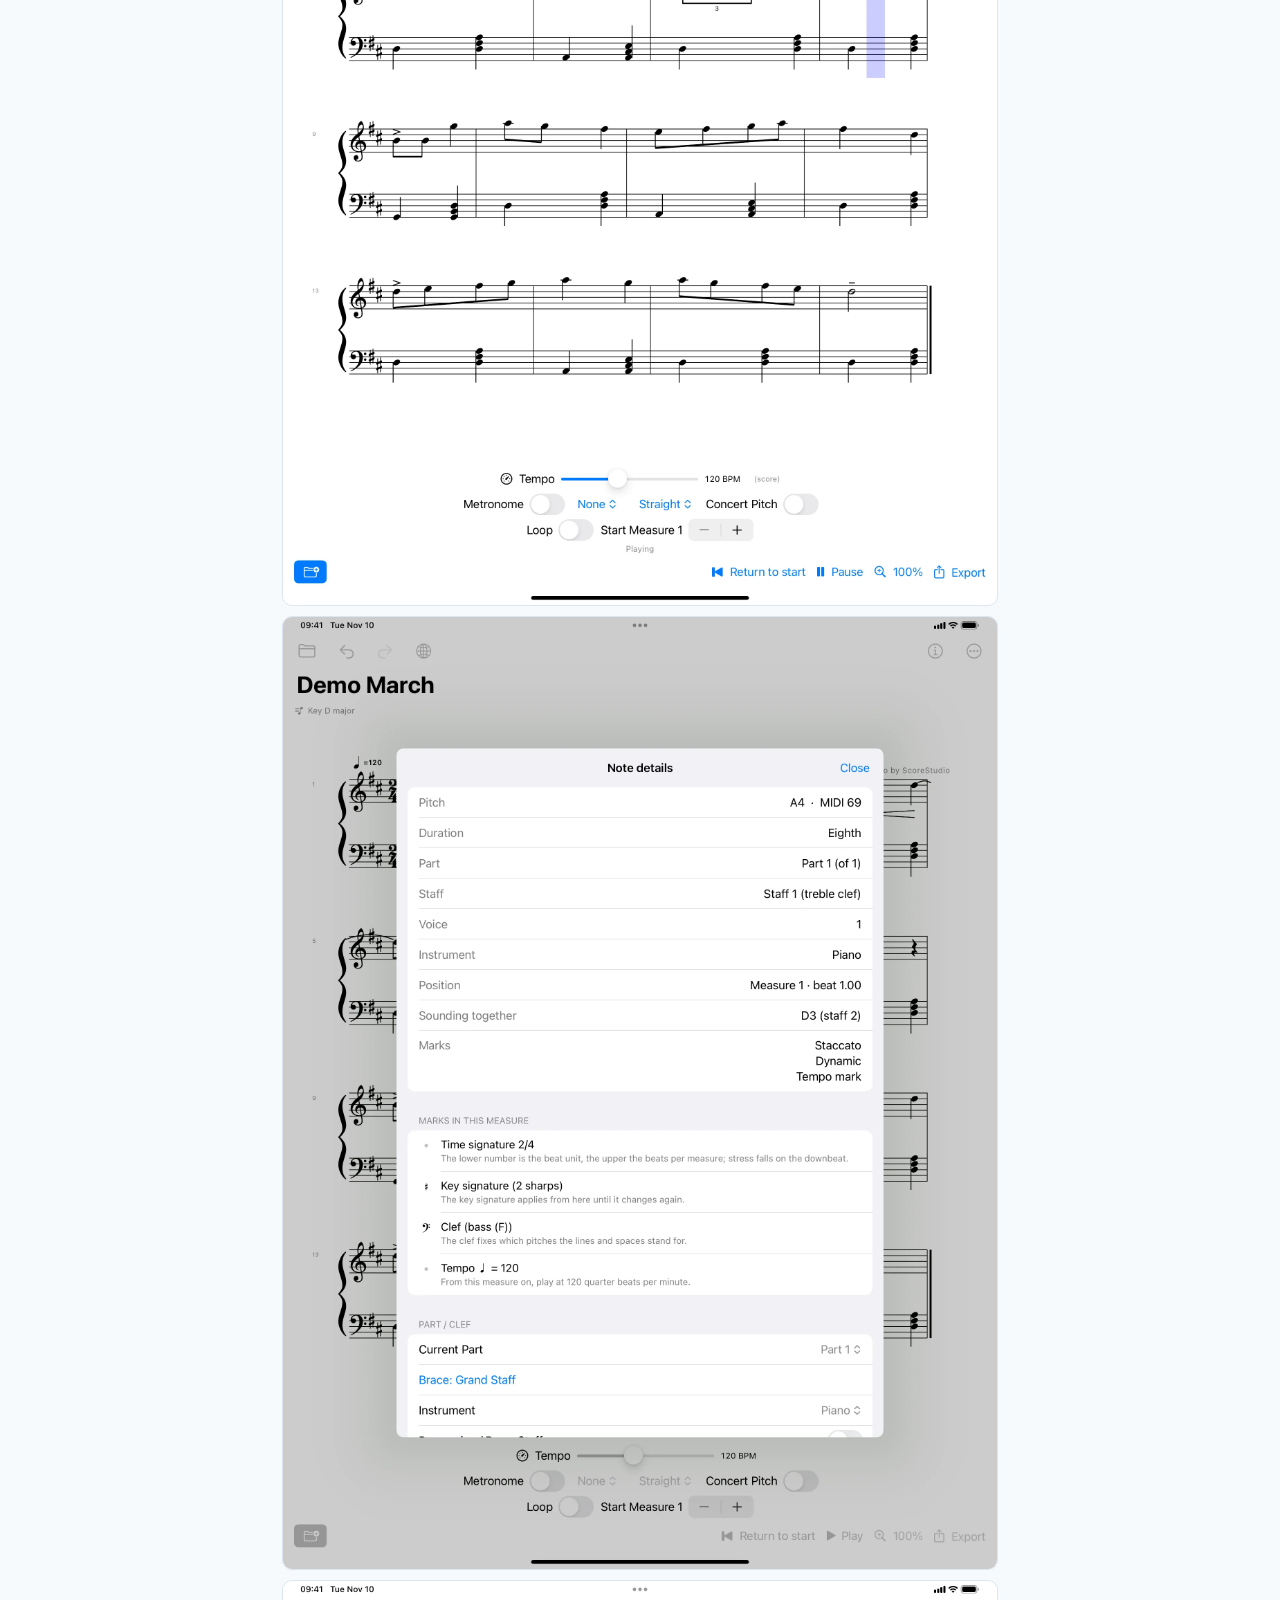
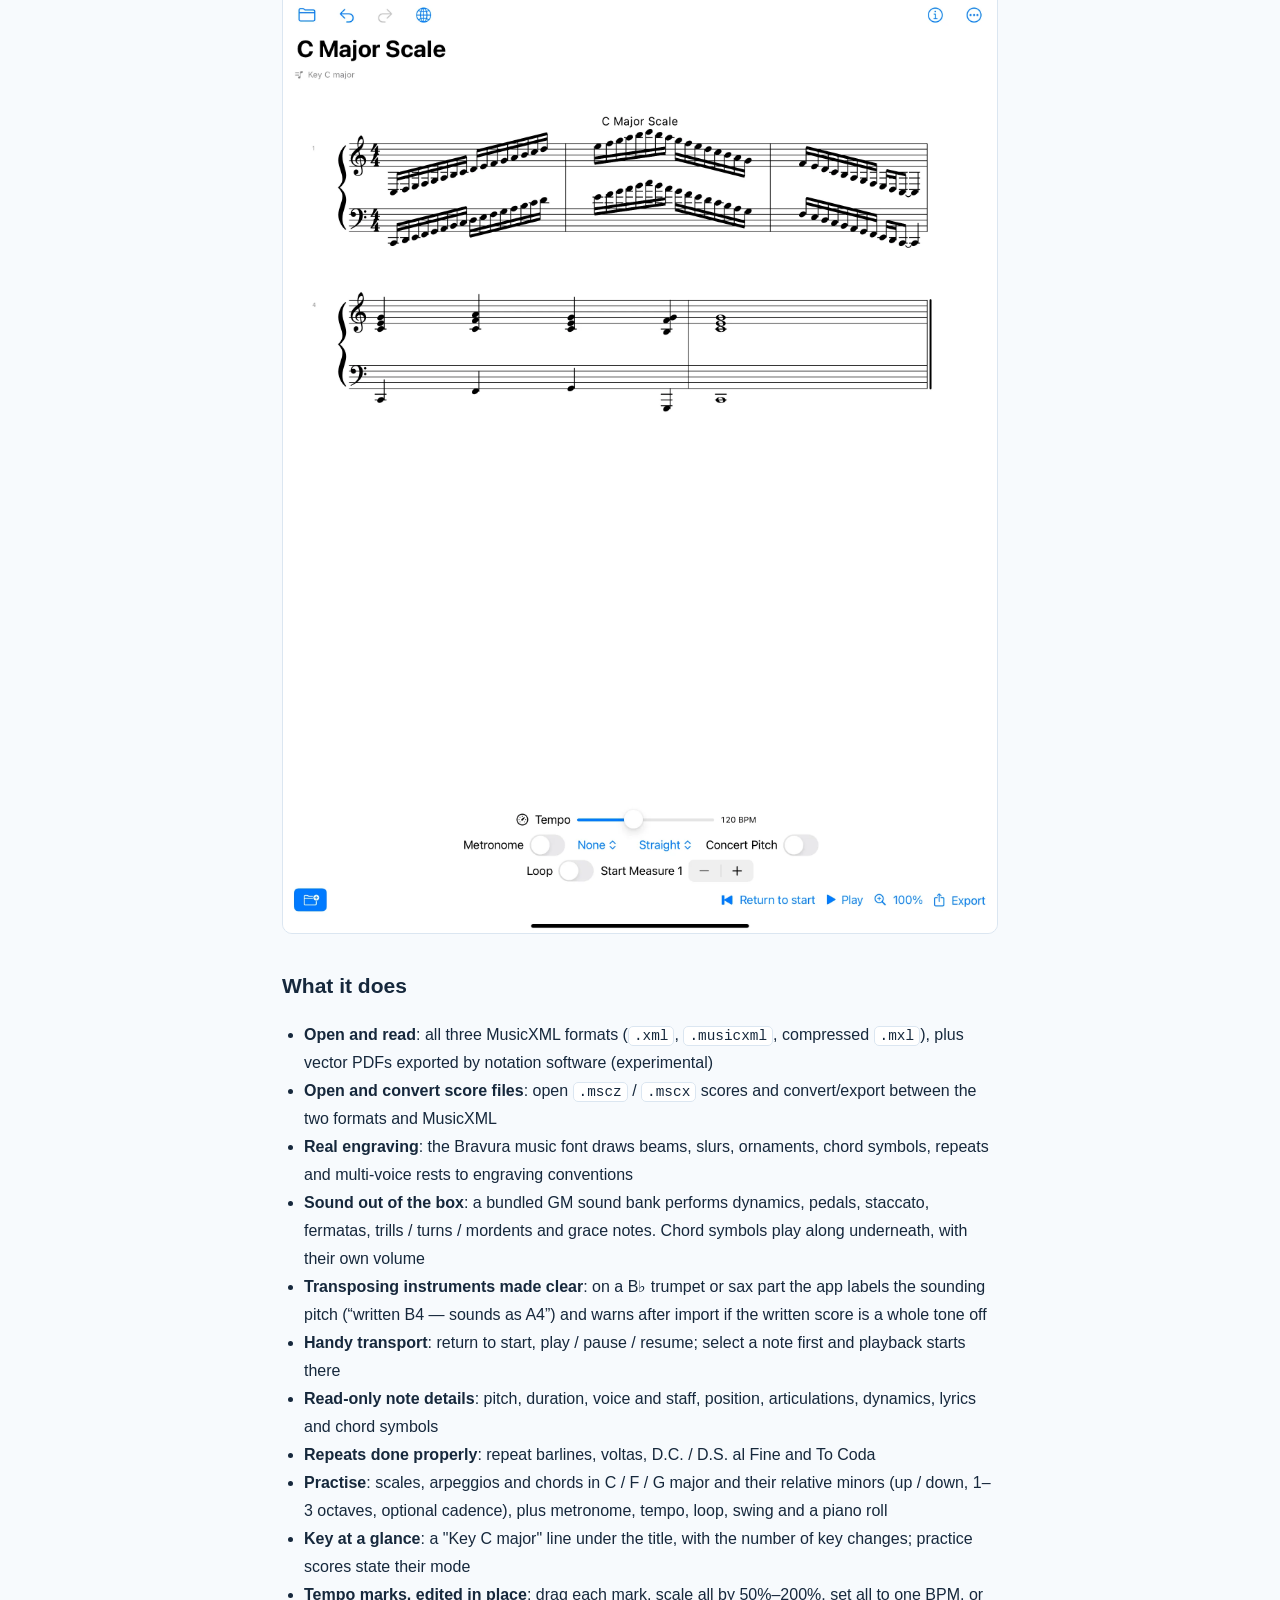
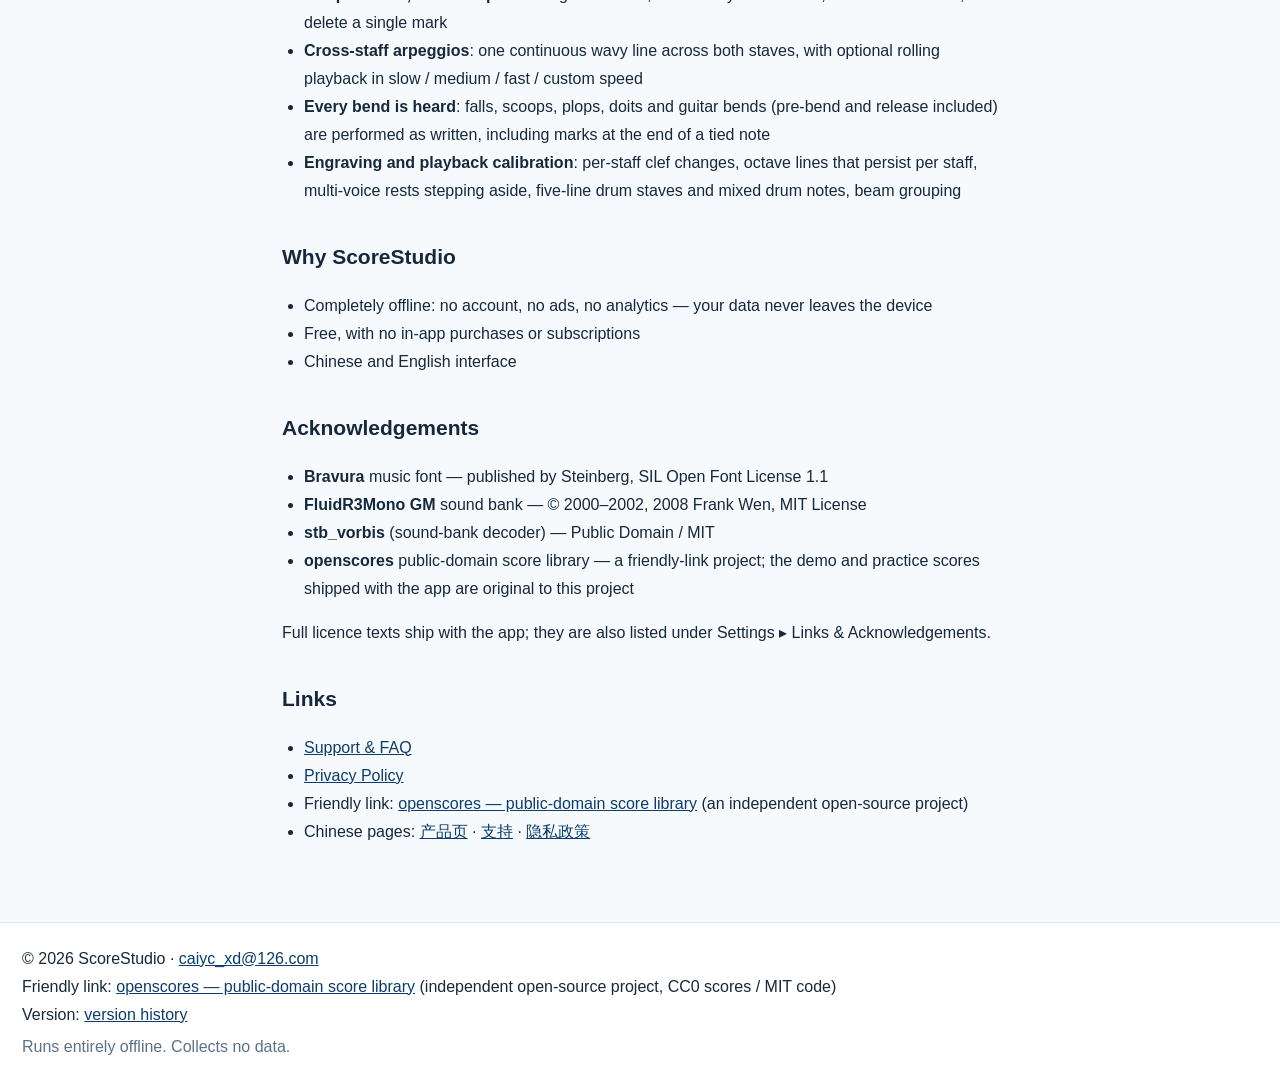
<file: product-en.html>
<!DOCTYPE html>
<html lang="en">
<head>
<meta charset="utf-8">
<meta name="viewport" content="width=device-width, initial-scale=1">
<title>Product · ScoreStudio</title>
<meta name="description" content="ScoreStudio: a fully offline sheet-music app for reading, playback and practice.">
<link rel="stylesheet" href="style.css">
<link rel="icon" href="data:image/svg+xml,%3Csvg xmlns='http://www.w3.org/2000/svg' viewBox='0 0 64 64'%3E%3Crect width='64' height='64' rx='14' fill='%230b3c6b'/%3E%3Ctext x='32' y='47' font-size='40' text-anchor='middle' fill='%23ffffff'%3E%E2%99%AA%3C/text%3E%3C/svg%3E">
<meta name="referrer-policy" content="strict-origin-when-cross-origin">
<meta name="theme-color" media="(prefers-color-scheme: light)" content="#f7fafd">
<meta name="theme-color" media="(prefers-color-scheme: dark)" content="#0f1720">
<link rel="canonical" href="https://caiyc-xd.github.io/ss-privacy/product-en.html">
<link rel="alternate" hreflang="zh-CN" href="https://caiyc-xd.github.io/ss-privacy/product.html">
<link rel="alternate" hreflang="en" href="https://caiyc-xd.github.io/ss-privacy/product-en.html">
<meta property="og:type" content="website">
<meta property="og:site_name" content="ScoreStudio">
<meta property="og:title" content="Product · ScoreStudio">
<meta property="og:description" content="ScoreStudio: a fully offline sheet-music app for reading, playback and practice.">
<meta property="og:url" content="https://caiyc-xd.github.io/ss-privacy/product-en.html">
<meta property="og:image" content="https://caiyc-xd.github.io/ss-privacy/og-image.png">
<meta property="og:image:width" content="1200">
<meta property="og:image:height" content="630">
<meta property="og:image:alt" content="ScoreStudio">
<meta property="og:locale" content="en_US">
<meta property="og:locale:alternate" content="zh_CN">
<meta name="twitter:card" content="summary_large_image">
</head>
<body>
<header class="site">
  <a class="brand" href="support-en.html">ScoreStudio</a>
  <nav>
    <a href="promo-en.html">About</a>
    <a href="product-en.html">Product</a>
    <a href="support-en.html">Support</a>
    <a href="history-en.html">Version history</a>
    <a href="privacy-en.html">Privacy</a>
    <a href="https://caiyc-xd.github.io/openscores/" rel="noopener">Open scores</a>
    <a href="product.html">中文</a>
  </nav>
</header>
<main>
<h1>ScoreStudio</h1>
<p class="lead">Sheet music for iPhone and iPad: read it, hear it, practise it. Completely offline.</p>
<div class="card">
<strong>No account · No network access · No permissions requested · No data collected</strong>
</div>
<img src="shots/en-1.webp" alt="Score overview" width="2064" height="2752" fetchpriority="high">
<img src="shots/en-2.webp" alt="Playing: transport with return-to-start, pause and resume" width="2064" height="2752" loading="lazy" decoding="async">
<img src="shots/en-3.webp" alt="Note details: a read-only information panel" width="2064" height="2752" loading="lazy" decoding="async">
<img src="shots/en-4.webp" alt="Scale practice with a cadence written the way graded tutors do it" width="2064" height="2752" loading="lazy" decoding="async">
<h2>What it does</h2>
<ul>
<li><strong>Open and read</strong>: all three MusicXML formats (<code>.xml</code>, <code>.musicxml</code>, compressed <code>.mxl</code>), plus vector PDFs exported by notation software (experimental)</li>
<li><strong>Open and convert score files</strong>: open <code>.mscz</code> / <code>.mscx</code> scores and convert/export between the two formats and MusicXML</li>
<li><strong>Real engraving</strong>: the Bravura music font draws beams, slurs, ornaments, chord symbols, repeats and multi-voice rests to engraving conventions</li>
<li><strong>Sound out of the box</strong>: a bundled GM sound bank performs dynamics, pedals, staccato, fermatas, trills / turns / mordents and grace notes. Chord symbols play along underneath, with their own volume</li>
<li><strong>Transposing instruments made clear</strong>: on a B♭ trumpet or sax part the app labels the sounding pitch (“written B4 — sounds as A4”) and warns after import if the written score is a whole tone off</li>
<li><strong>Handy transport</strong>: return to start, play / pause / resume; select a note first and playback starts there</li>
<li><strong>Read-only note details</strong>: pitch, duration, voice and staff, position, articulations, dynamics, lyrics and chord symbols</li>
<li><strong>Repeats done properly</strong>: repeat barlines, voltas, D.C. / D.S. al Fine and To Coda</li>
<li><strong>Practise</strong>: scales, arpeggios and chords in C / F / G major and their relative minors (up / down, 1–3 octaves, optional cadence), plus metronome, tempo, loop, swing and a piano roll</li>
<li><strong>Key at a glance</strong>: a &quot;Key C major&quot; line under the title, with the number of key changes; practice scores state their mode</li>
<li><strong>Tempo marks, edited in place</strong>: drag each mark, scale all by 50%–200%, set all to one BPM, or delete a single mark</li>
<li><strong>Cross-staff arpeggios</strong>: one continuous wavy line across both staves, with optional rolling playback in slow / medium / fast / custom speed</li>
<li><strong>Every bend is heard</strong>: falls, scoops, plops, doits and guitar bends (pre-bend and release included) are performed as written, including marks at the end of a tied note</li>
<li><strong>Engraving and playback calibration</strong>: per-staff clef changes, octave lines that persist per staff, multi-voice rests stepping aside, five-line drum staves and mixed drum notes, beam grouping</li>
</ul>
<h2>Why ScoreStudio</h2>
<ul>
<li>Completely offline: no account, no ads, no analytics — your data never leaves the device</li>
<li>Free, with no in-app purchases or subscriptions</li>
<li>Chinese and English interface</li>
</ul>
<h2>Acknowledgements</h2>
<ul>
<li><strong>Bravura</strong> music font — published by Steinberg, SIL Open Font License 1.1</li>
<li><strong>FluidR3Mono GM</strong> sound bank — © 2000–2002, 2008 Frank Wen, MIT License</li>
<li><strong>stb_vorbis</strong> (sound-bank decoder) — Public Domain / MIT</li>
<li><strong>openscores</strong> public-domain score library — a friendly-link project; the demo and practice scores shipped with the app are original to this project</li>
</ul>
<p>Full licence texts ship with the app; they are also listed under Settings ▸ Links &amp; Acknowledgements.</p>
<h2>Links</h2>
<ul>
<li><a href="support-en.html">Support &amp; FAQ</a></li>
<li><a href="privacy-en.html">Privacy Policy</a></li>
<li>Friendly link: <a href="https://caiyc-xd.github.io/openscores/">openscores — public-domain score library</a> (an independent open-source project)</li>
<li>Chinese pages: <a href="product.html">产品页</a> · <a href="index.html">支持</a> · <a href="privacy.html">隐私政策</a></li>
</ul>
</main>
<footer class="site">
  <p>© 2026 ScoreStudio · <a href="mailto:caiyc_xd@126.com">caiyc_xd@126.com</a><br>Friendly link: <a href="https://caiyc-xd.github.io/openscores/" rel="noopener">openscores — public-domain score library</a> (independent open-source project, CC0 scores / MIT code)<br>Version: <a href="history-en.html">version history</a></p>
  <p class="muted">Runs entirely offline. Collects no data.</p>
</footer>
</body>
</html>
</file>
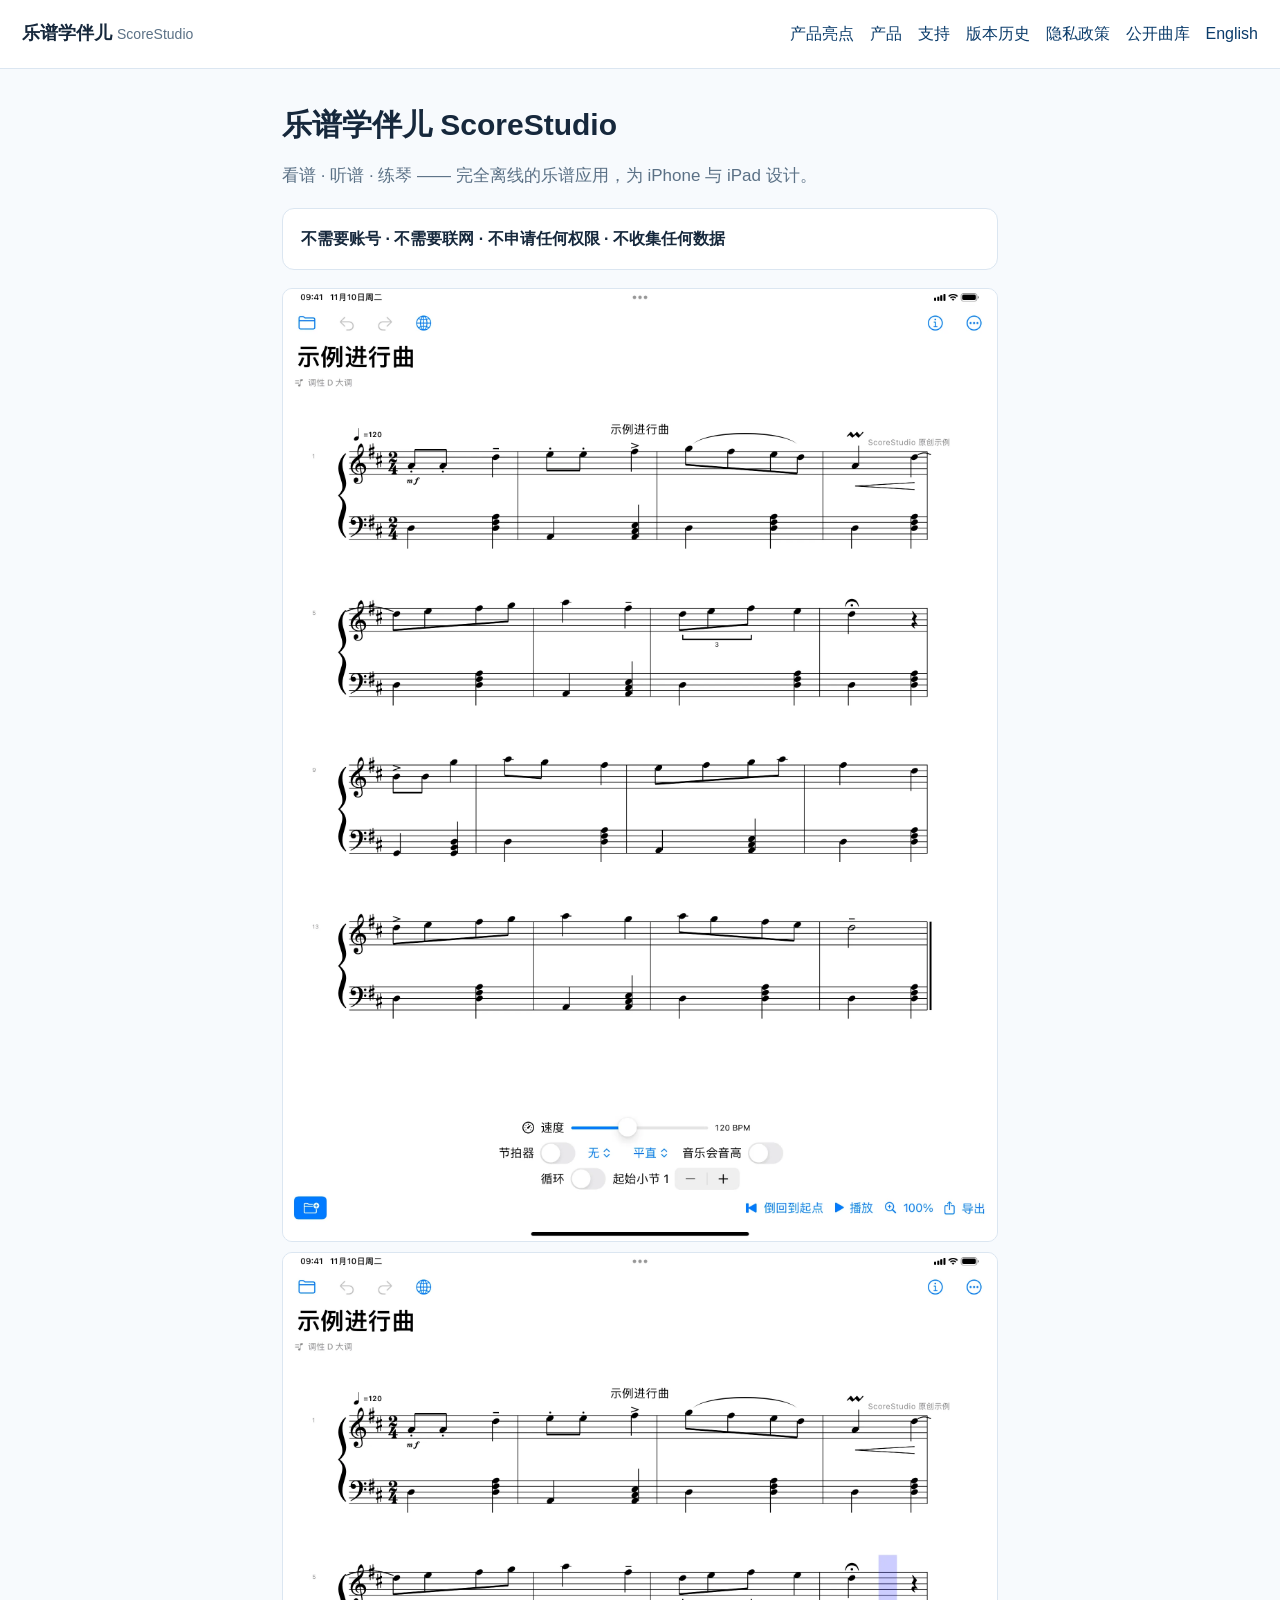
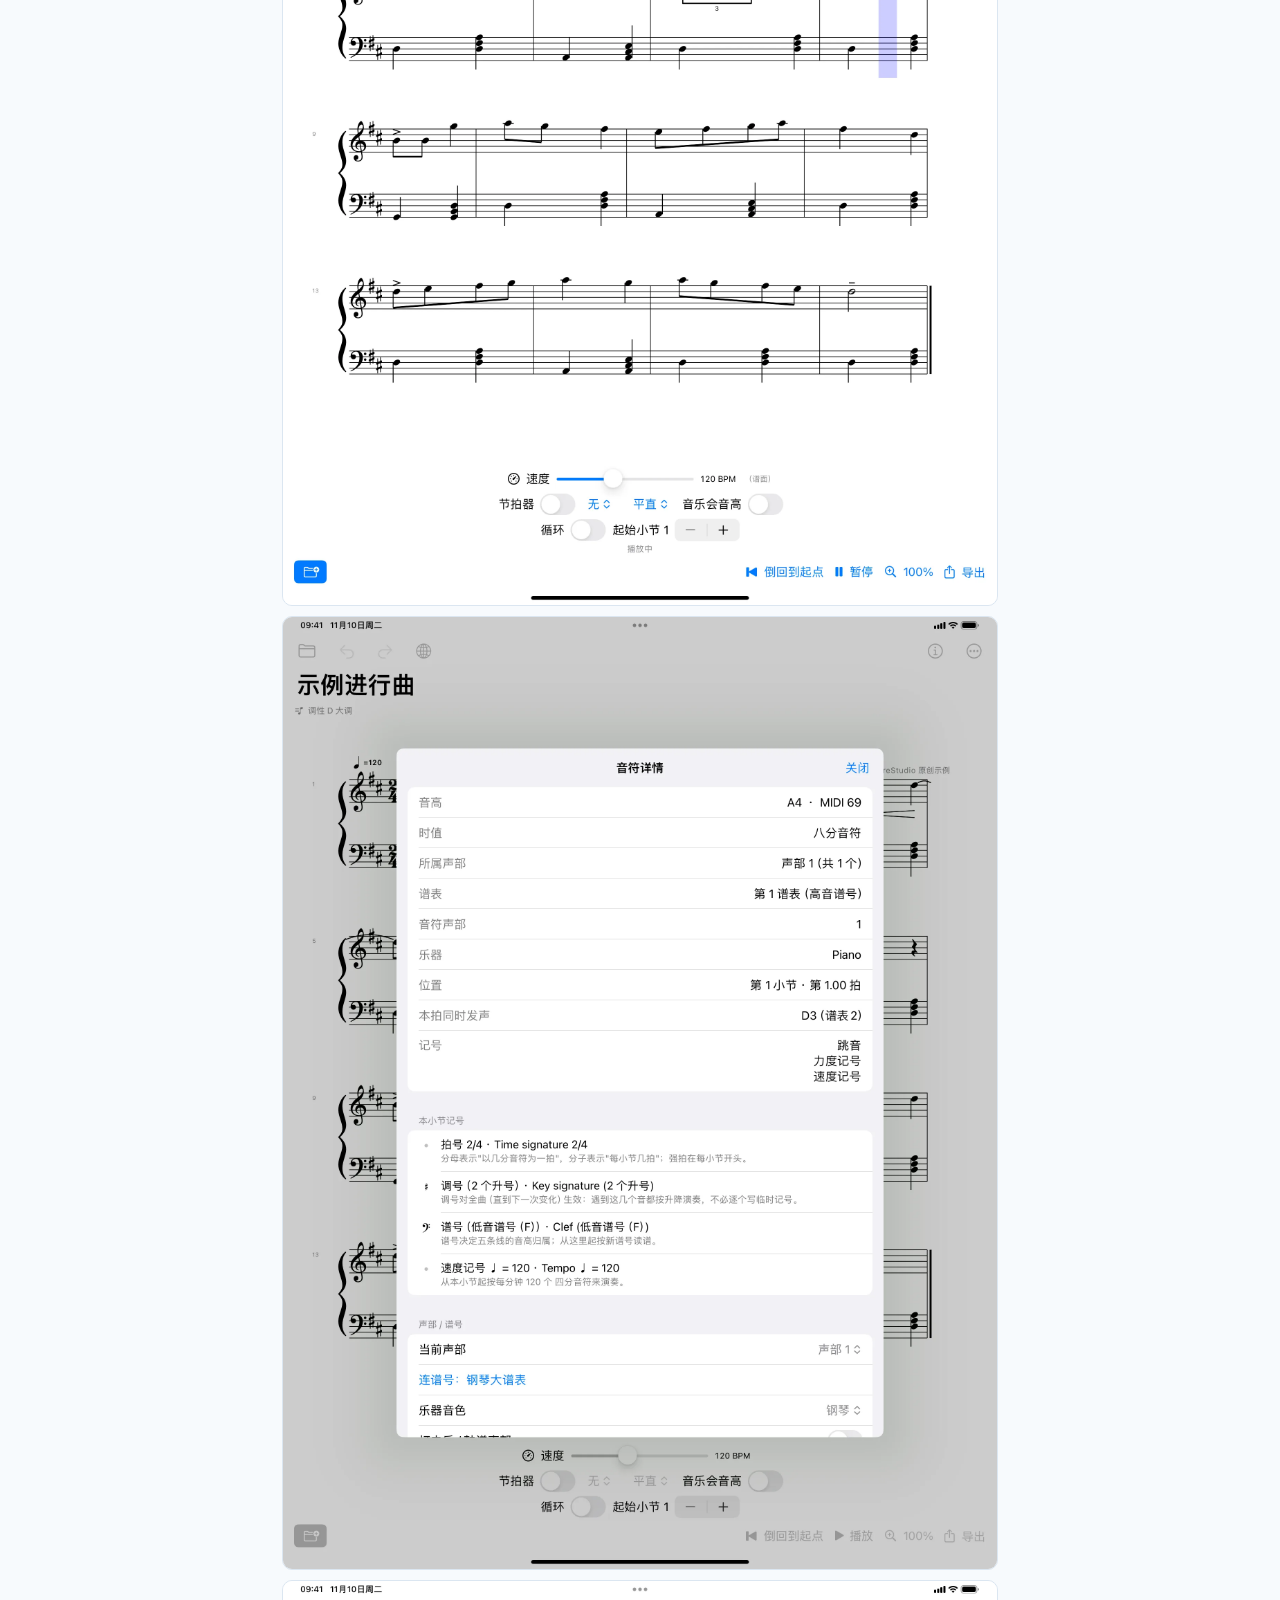
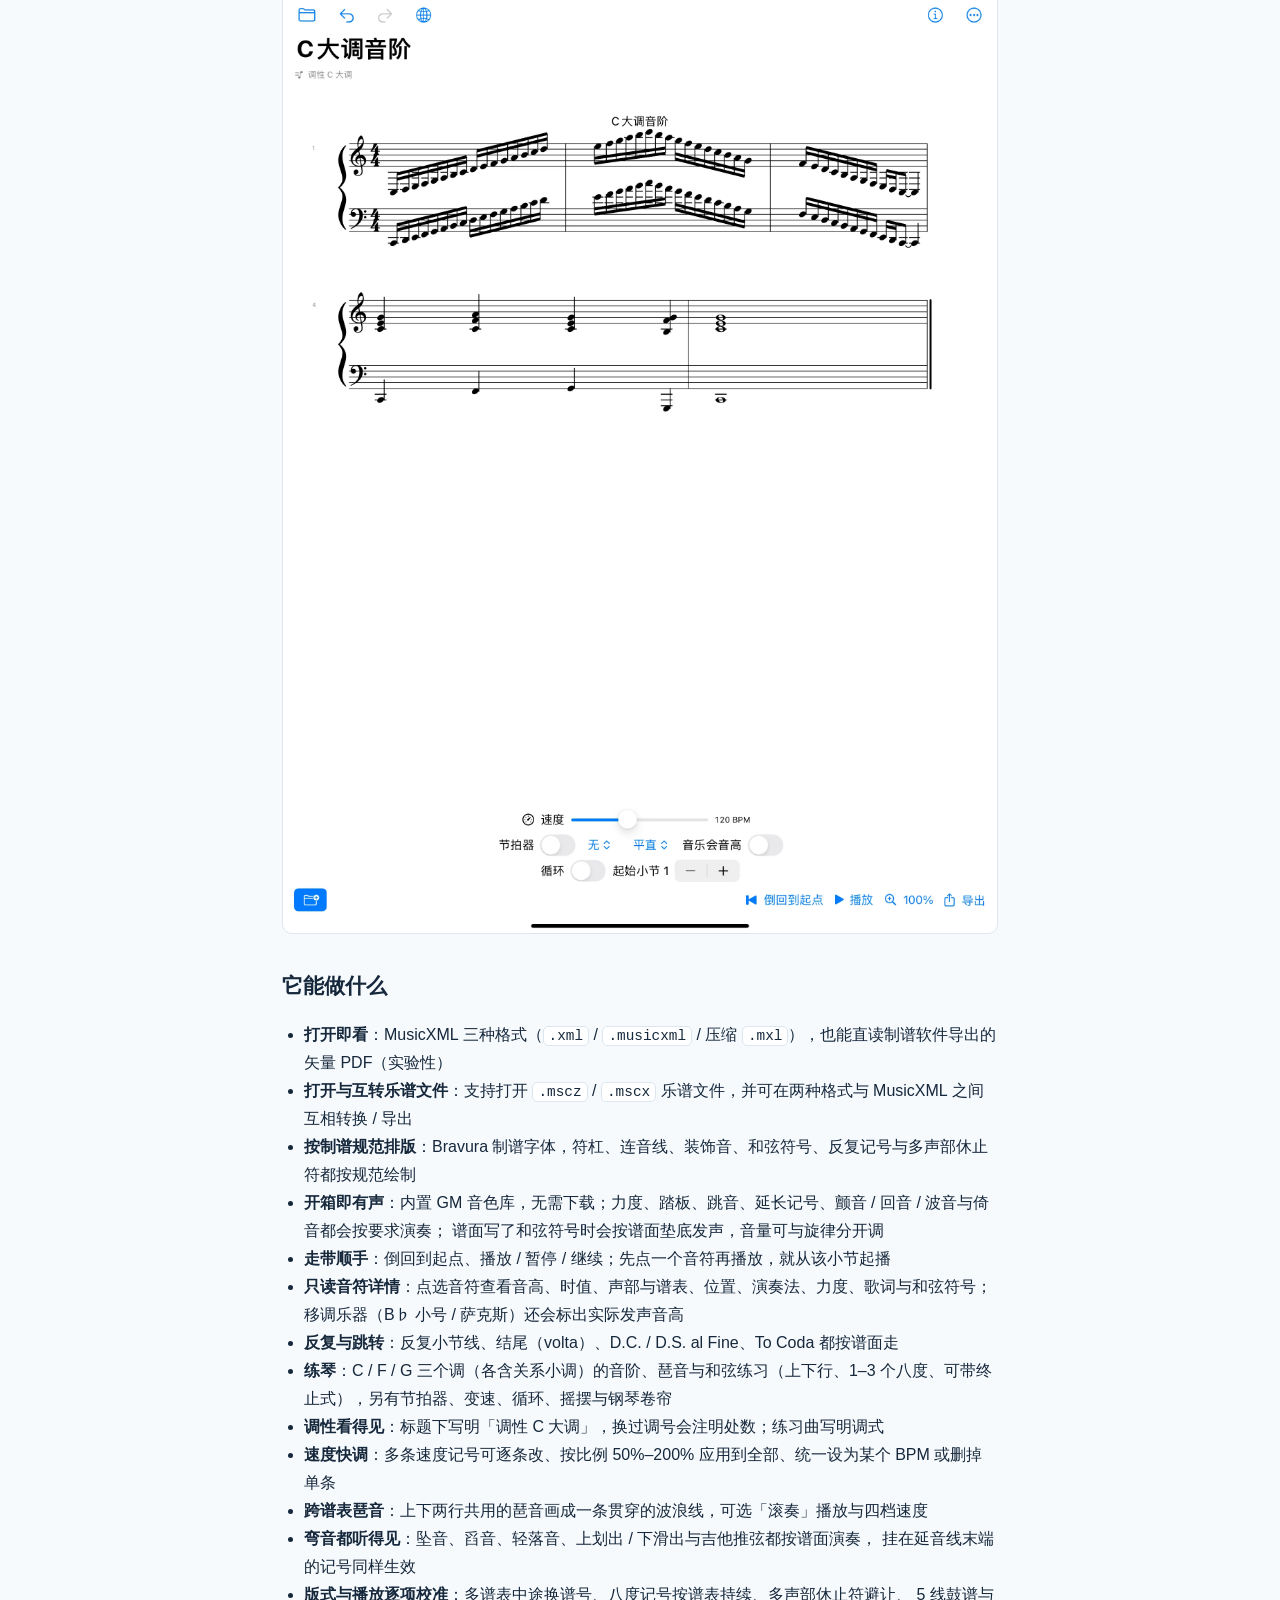
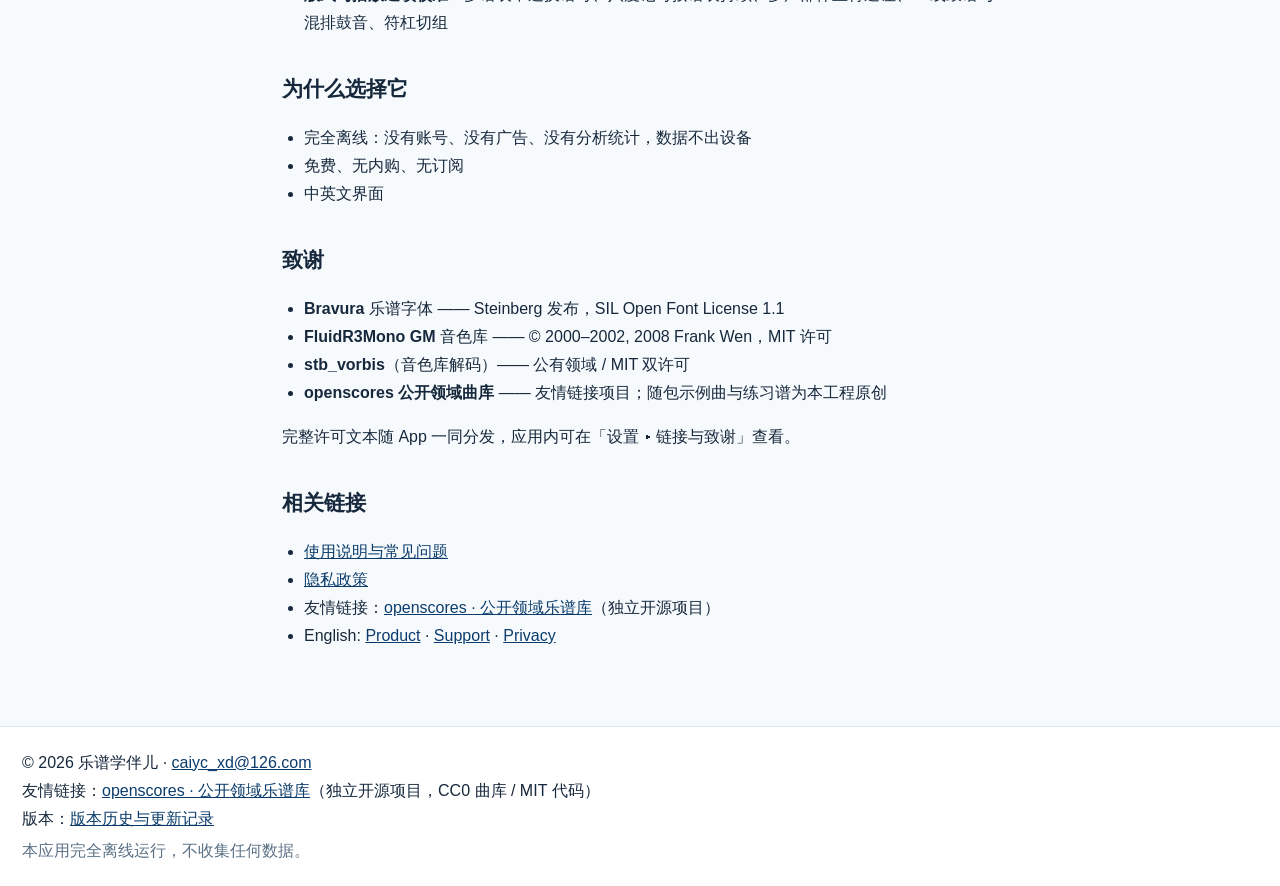
<file: product.html>
<!DOCTYPE html>
<html lang="zh-CN">
<head>
<meta charset="utf-8">
<meta name="viewport" content="width=device-width, initial-scale=1">
<title>产品 · 乐谱学伴儿</title>
<meta name="description" content="乐谱学伴儿：完全离线的乐谱应用，看谱、听谱、练琴。">
<link rel="stylesheet" href="style.css">
<link rel="icon" href="data:image/svg+xml,%3Csvg xmlns='http://www.w3.org/2000/svg' viewBox='0 0 64 64'%3E%3Crect width='64' height='64' rx='14' fill='%230b3c6b'/%3E%3Ctext x='32' y='47' font-size='40' text-anchor='middle' fill='%23ffffff'%3E%E2%99%AA%3C/text%3E%3C/svg%3E">
<meta name="referrer-policy" content="strict-origin-when-cross-origin">
<meta name="theme-color" media="(prefers-color-scheme: light)" content="#f7fafd">
<meta name="theme-color" media="(prefers-color-scheme: dark)" content="#0f1720">
<link rel="canonical" href="https://caiyc-xd.github.io/ss-privacy/product.html">
<link rel="alternate" hreflang="en" href="https://caiyc-xd.github.io/ss-privacy/product-en.html">
<link rel="alternate" hreflang="zh-CN" href="https://caiyc-xd.github.io/ss-privacy/product.html">
<meta property="og:type" content="website">
<meta property="og:site_name" content="乐谱学伴儿 ScoreStudio">
<meta property="og:title" content="产品 · 乐谱学伴儿">
<meta property="og:description" content="乐谱学伴儿：完全离线的乐谱应用，看谱、听谱、练琴。">
<meta property="og:url" content="https://caiyc-xd.github.io/ss-privacy/product.html">
<meta property="og:image" content="https://caiyc-xd.github.io/ss-privacy/og-image.png">
<meta property="og:image:width" content="1200">
<meta property="og:image:height" content="630">
<meta property="og:image:alt" content="乐谱学伴儿 ScoreStudio">
<meta property="og:locale" content="zh_CN">
<meta property="og:locale:alternate" content="en_US">
<meta name="twitter:card" content="summary_large_image">
</head>
<body>
<header class="site">
  <a class="brand" href="index.html">乐谱学伴儿 <span>ScoreStudio</span></a>
  <nav>
    <a href="promo.html">产品亮点</a>
    <a href="product.html">产品</a>
    <a href="index.html">支持</a>
    <a href="history.html">版本历史</a>
    <a href="privacy.html">隐私政策</a>
    <a href="https://caiyc-xd.github.io/openscores/" rel="noopener">公开曲库</a>
    <a href="product-en.html">English</a>
  </nav>
</header>
<main>
<h1>乐谱学伴儿 ScoreStudio</h1>
<p class="lead">看谱 · 听谱 · 练琴 —— 完全离线的乐谱应用，为 iPhone 与 iPad 设计。</p>
<div class="card">
<strong>不需要账号 · 不需要联网 · 不申请任何权限 · 不收集任何数据</strong>
</div>
<img src="shots/zh-1.webp" alt="谱面总览" width="2064" height="2752" fetchpriority="high">
<img src="shots/zh-2.webp" alt="播放中：走带支持倒回起点 / 暂停 / 继续" width="2064" height="2752" loading="lazy" decoding="async">
<img src="shots/zh-3.webp" alt="音符详情：只读信息面板" width="2064" height="2752" loading="lazy" decoding="async">
<img src="shots/zh-4.webp" alt="音阶练习：按考级教材写法的终止式" width="2064" height="2752" loading="lazy" decoding="async">
<h2>它能做什么</h2>
<ul>
<li><strong>打开即看</strong>：MusicXML 三种格式（<code>.xml</code> / <code>.musicxml</code> / 压缩 <code>.mxl</code>），也能直读制谱软件导出的矢量 PDF（实验性）</li>
<li><strong>打开与互转乐谱文件</strong>：支持打开 <code>.mscz</code> / <code>.mscx</code> 乐谱文件，并可在两种格式与 MusicXML 之间互相转换 / 导出</li>
<li><strong>按制谱规范排版</strong>：Bravura 制谱字体，符杠、连音线、装饰音、和弦符号、反复记号与多声部休止符都按规范绘制</li>
<li><strong>开箱即有声</strong>：内置 GM 音色库，无需下载；力度、踏板、跳音、延长记号、颤音 / 回音 / 波音与倚音都会按要求演奏； 谱面写了和弦符号时会按谱面垫底发声，音量可与旋律分开调</li>
<li><strong>走带顺手</strong>：倒回到起点、播放 / 暂停 / 继续；先点一个音符再播放，就从该小节起播</li>
<li><strong>只读音符详情</strong>：点选音符查看音高、时值、声部与谱表、位置、演奏法、力度、歌词与和弦符号； 移调乐器（B♭ 小号 / 萨克斯）还会标出实际发声音高</li>
<li><strong>反复与跳转</strong>：反复小节线、结尾（volta）、D.C. / D.S. al Fine、To Coda 都按谱面走</li>
<li><strong>练琴</strong>：C / F / G 三个调（各含关系小调）的音阶、琶音与和弦练习（上下行、1–3 个八度、可带终止式），另有节拍器、变速、循环、摇摆与钢琴卷帘</li>
<li><strong>调性看得见</strong>：标题下写明「调性 C 大调」，换过调号会注明处数；练习曲写明调式</li>
<li><strong>速度快调</strong>：多条速度记号可逐条改、按比例 50%–200% 应用到全部、统一设为某个 BPM 或删掉单条</li>
<li><strong>跨谱表琶音</strong>：上下两行共用的琶音画成一条贯穿的波浪线，可选「滚奏」播放与四档速度</li>
<li><strong>弯音都听得见</strong>：坠音、舀音、轻落音、上划出 / 下滑出与吉他推弦都按谱面演奏， 挂在延音线末端的记号同样生效</li>
<li><strong>版式与播放逐项校准</strong>：多谱表中途换谱号、八度记号按谱表持续、多声部休止符避让、 5 线鼓谱与混排鼓音、符杠切组</li>
</ul>
<h2>为什么选择它</h2>
<ul>
<li>完全离线：没有账号、没有广告、没有分析统计，数据不出设备</li>
<li>免费、无内购、无订阅</li>
<li>中英文界面</li>
</ul>
<h2>致谢</h2>
<ul>
<li><strong>Bravura</strong> 乐谱字体 —— Steinberg 发布，SIL Open Font License 1.1</li>
<li><strong>FluidR3Mono GM</strong> 音色库 —— © 2000–2002, 2008 Frank Wen，MIT 许可</li>
<li><strong>stb_vorbis</strong>（音色库解码）—— 公有领域 / MIT 双许可</li>
<li><strong>openscores 公开领域曲库</strong> —— 友情链接项目；随包示例曲与练习谱为本工程原创</li>
</ul>
<p>完整许可文本随 App 一同分发，应用内可在「设置 ▸ 链接与致谢」查看。</p>
<h2>相关链接</h2>
<ul>
<li><a href="index.html">使用说明与常见问题</a></li>
<li><a href="privacy.html">隐私政策</a></li>
<li>友情链接：<a href="https://caiyc-xd.github.io/openscores/">openscores · 公开领域乐谱库</a>（独立开源项目）</li>
<li>English: <a href="product-en.html">Product</a> · <a href="support-en.html">Support</a> · <a href="privacy-en.html">Privacy</a></li>
</ul>
</main>
<footer class="site">
  <p>© 2026 乐谱学伴儿 · <a href="mailto:caiyc_xd@126.com">caiyc_xd@126.com</a><br>友情链接：<a href="https://caiyc-xd.github.io/openscores/" rel="noopener">openscores · 公开领域乐谱库</a>（独立开源项目，CC0 曲库 / MIT 代码）<br>版本：<a href="history.html">版本历史与更新记录</a></p>
  <p class="muted">本应用完全离线运行，不收集任何数据。</p>
</footer>
</body>
</html>
</file>
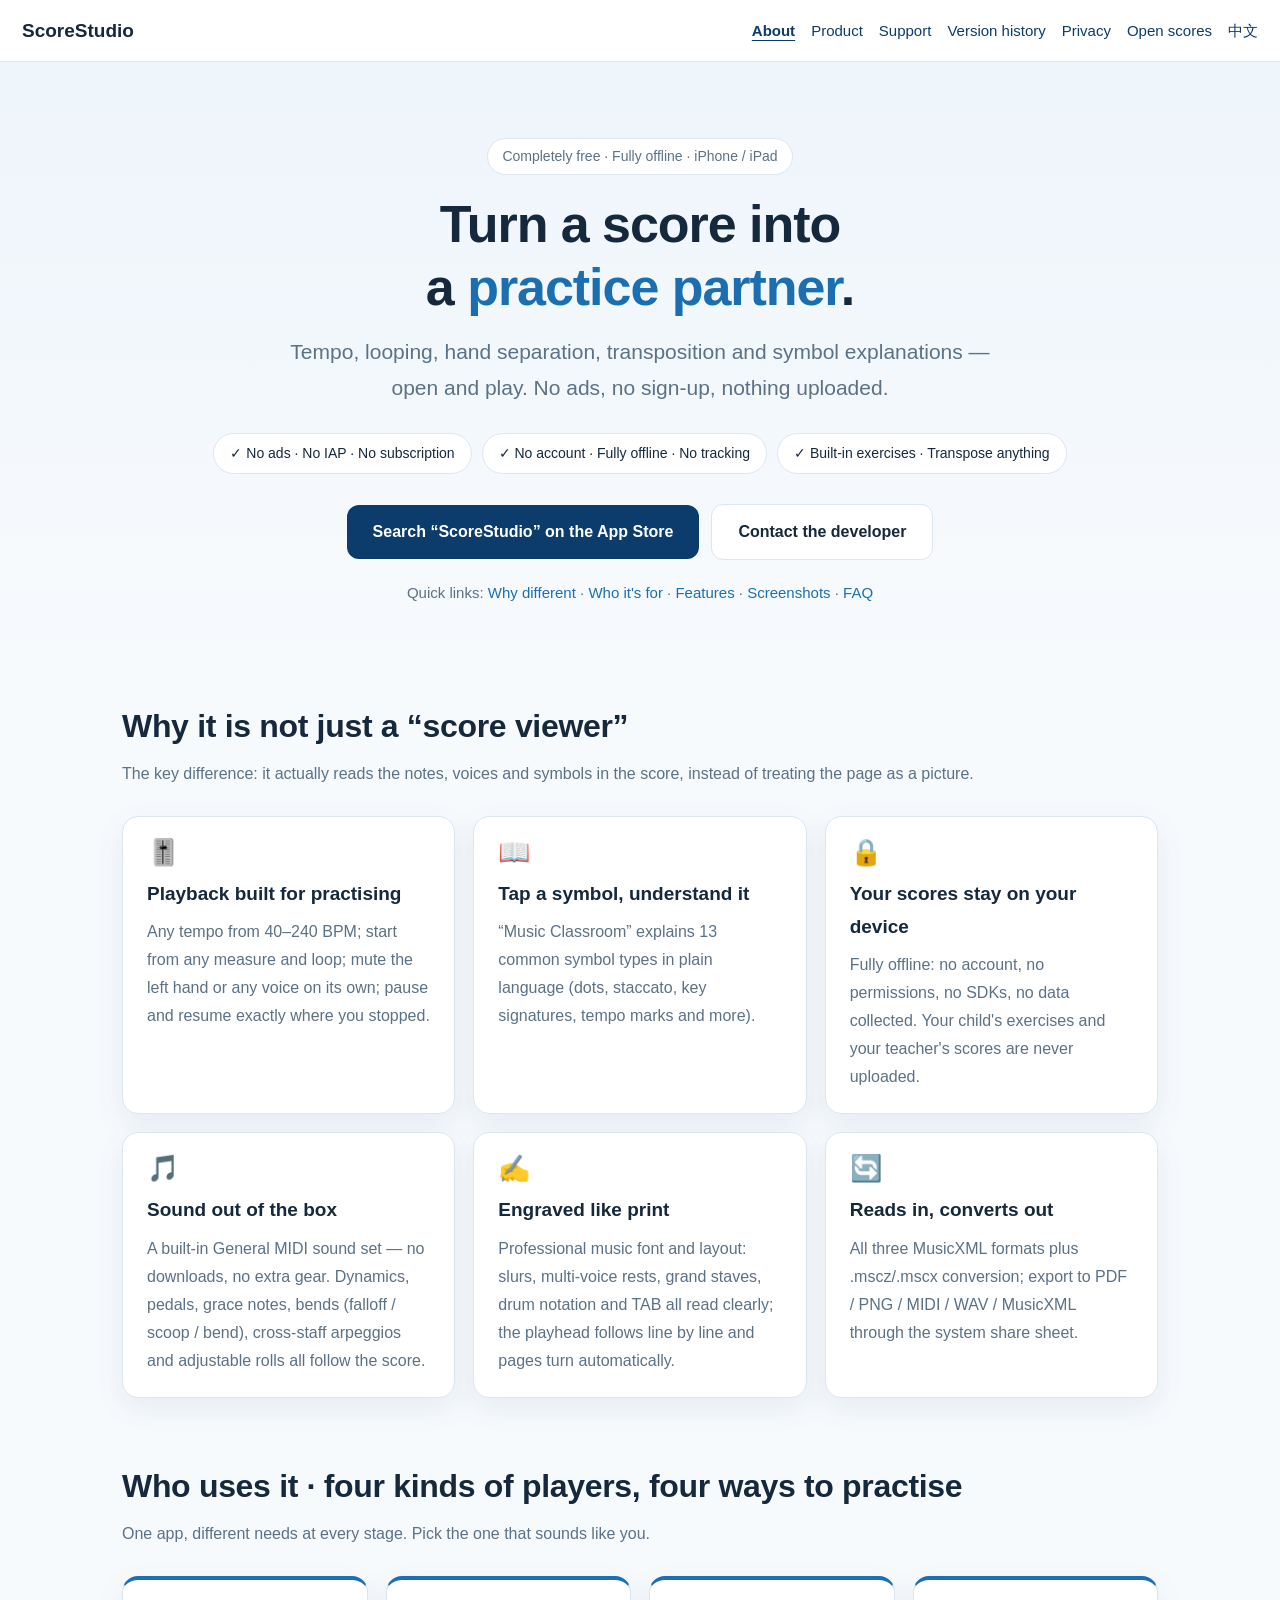
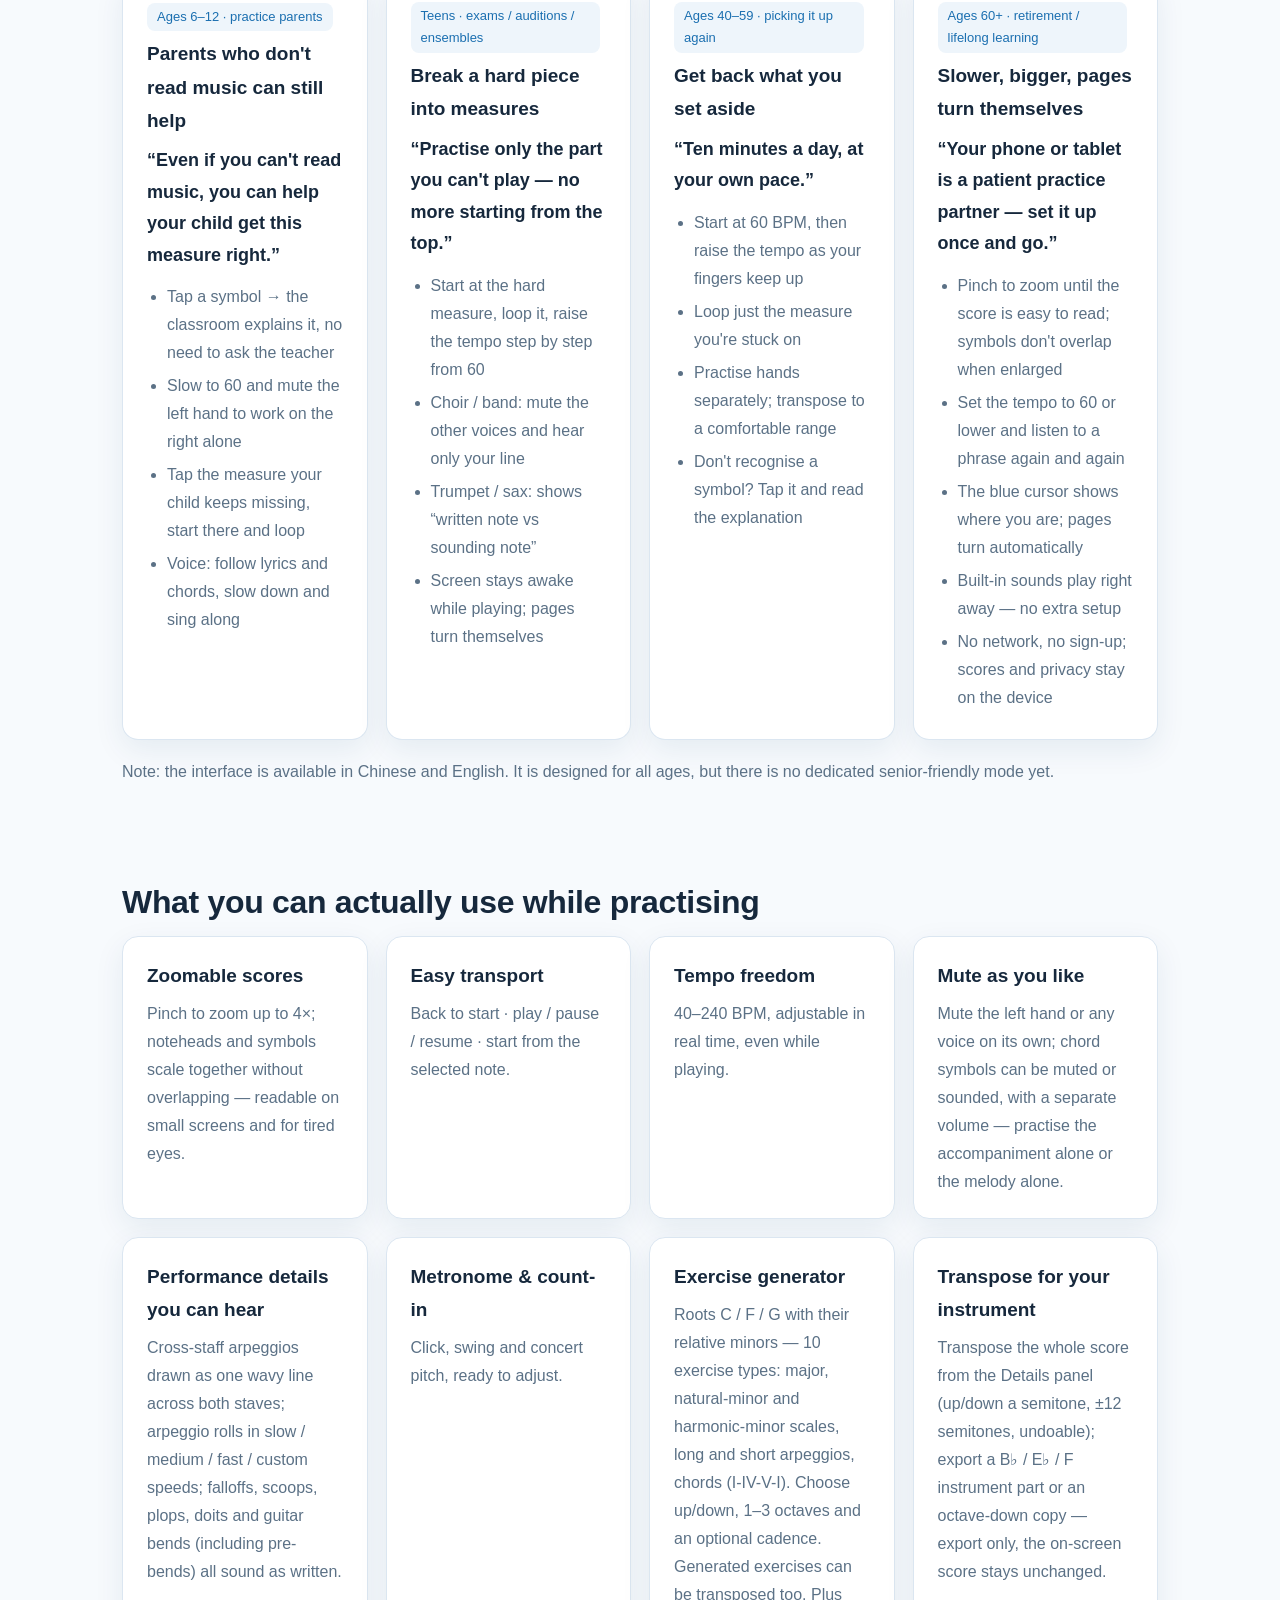
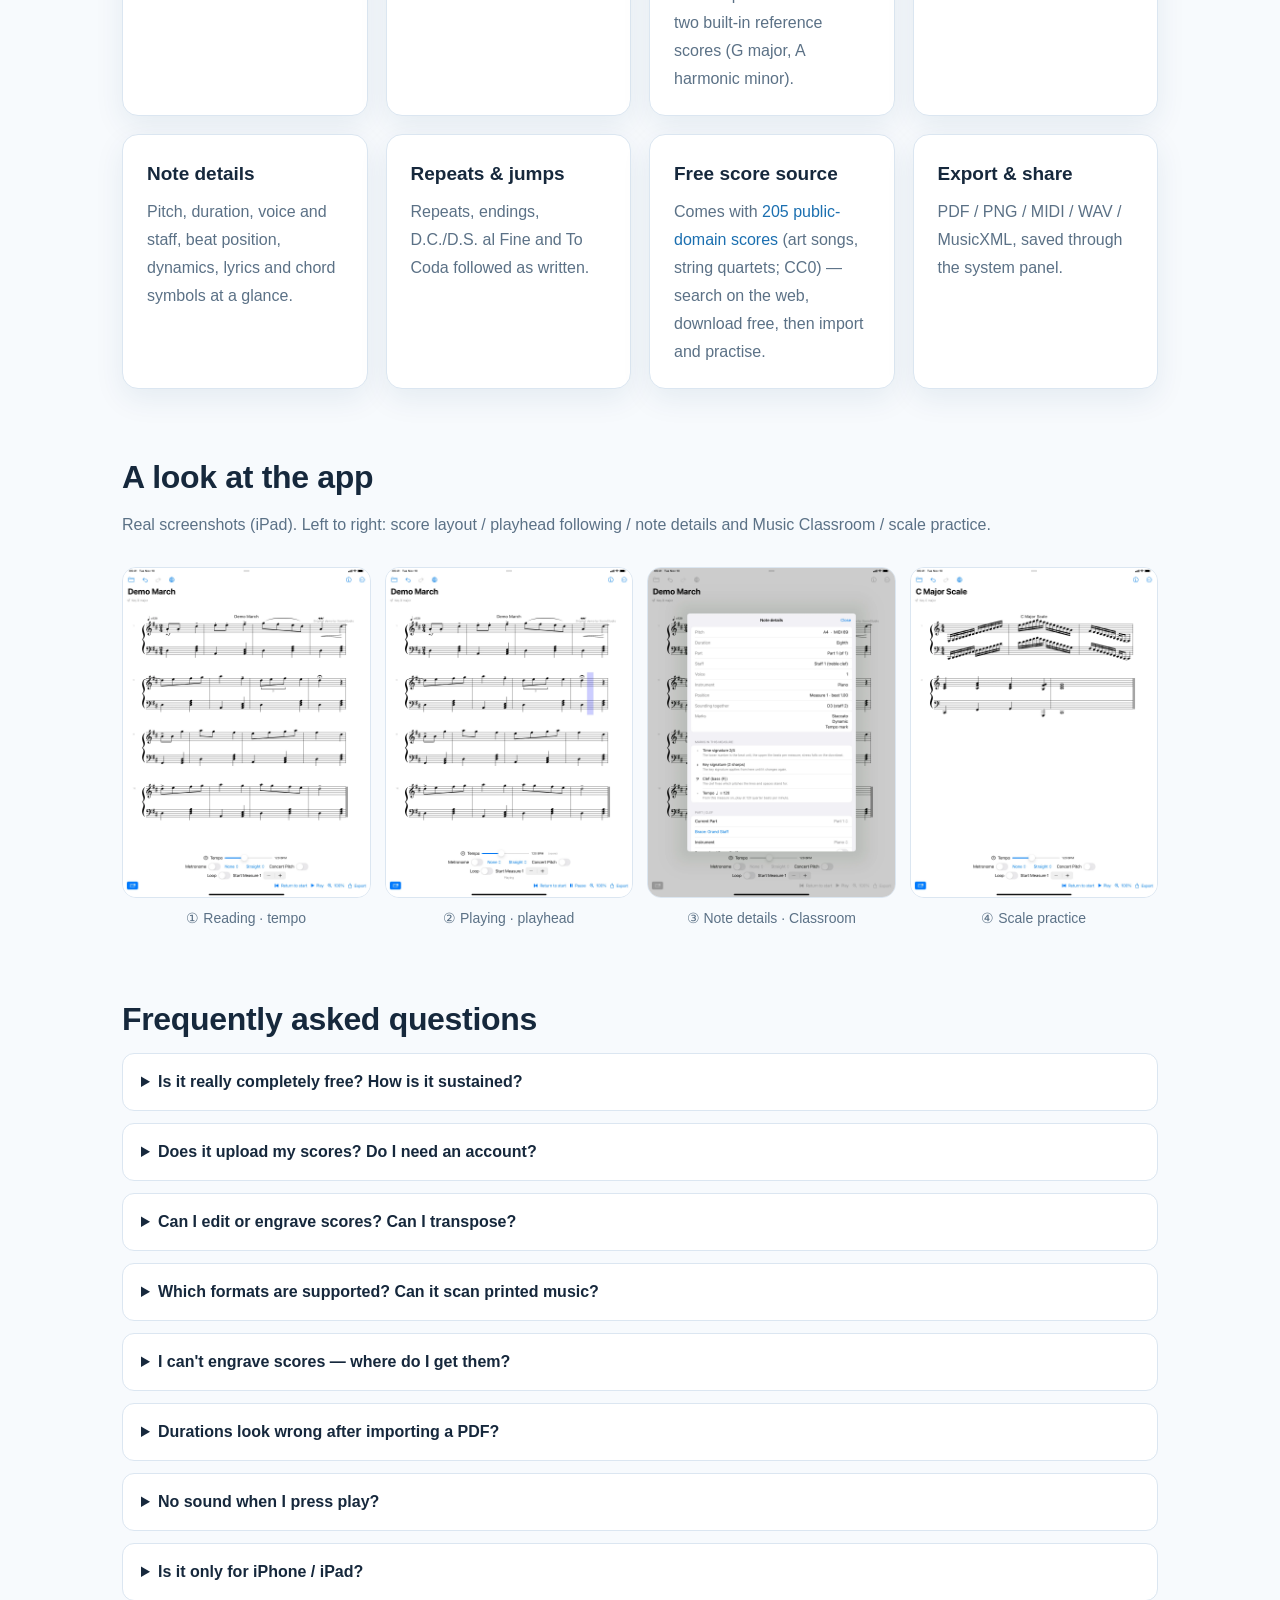
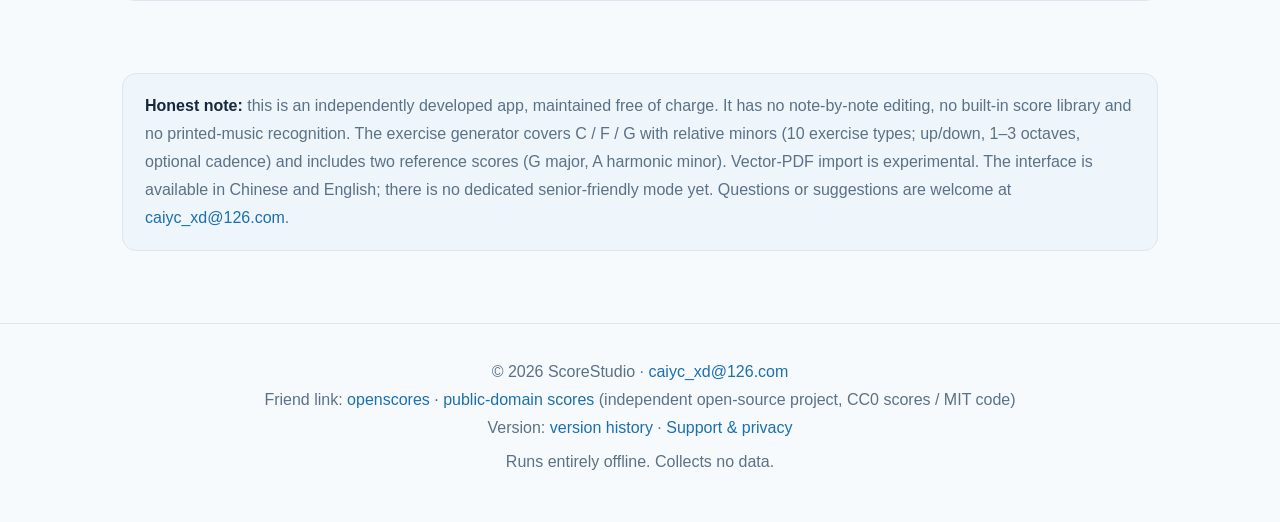
<file: promo-en.html>
<!DOCTYPE html>
<html lang="en">
<head>
<meta charset="utf-8">
<link rel="canonical" href="https://caiyc-xd.github.io/ss-privacy/promo-en.html">
<link rel="alternate" hreflang="en" href="https://caiyc-xd.github.io/ss-privacy/promo-en.html">
<link rel="alternate" hreflang="zh-CN" href="https://caiyc-xd.github.io/ss-privacy/promo.html">
<meta property="og:type" content="website">
<meta property="og:site_name" content="ScoreStudio">
<meta property="og:title" content="Turn a score into a practice partner · ScoreStudio">
<meta property="og:description" content="A completely free, fully offline score practice app: tempo, looping, transposition, symbol explanations.">
<meta property="og:url" content="https://caiyc-xd.github.io/ss-privacy/promo-en.html">
<meta property="og:image" content="https://caiyc-xd.github.io/ss-privacy/og-image.png">
<meta property="og:locale" content="en_US">

<meta name="viewport" content="width=device-width, initial-scale=1">
<title>ScoreStudio · Turn a score into a practice partner</title>
<meta name="description" content="A completely free, fully offline score practice app. Tempo, looping, hand separation, transposition and symbol explanations — no ads, no account, no uploads. For iPhone and iPad.">
<meta name="referrer-policy" content="strict-origin-when-cross-origin">
<meta name="theme-color" media="(prefers-color-scheme: light)" content="#f7fafd">
<meta name="theme-color" media="(prefers-color-scheme: dark)" content="#0f1720">
<link rel="icon" href="data:image/svg+xml,%3Csvg xmlns='http://www.w3.org/2000/svg' viewBox='0 0 64 64'%3E%3Crect width='64' height='64' rx='14' fill='%230b3c6b'/%3E%3Ctext x='32' y='47' font-size='40' text-anchor='middle' fill='%23ffffff'%3E%E2%99%AA%3C/text%3E%3C/svg%3E">
<style>
:root { --bg:#f7fafd; --fg:#16283c; --muted:#5b7186; --accent:#0b3c6b; --accent2:#1b6fb0;
        --card:#fff; --line:#dbe6f1; --soft:#eef5fb; --shadow:0 10px 30px rgba(11,60,107,.08); }
@media (prefers-color-scheme: dark) { :root { --bg:#0f1720; --fg:#e6eef7; --muted:#9fb3c8;
  --accent:#8ec5ff; --accent2:#6fb3ef; --card:#16212c; --line:#24313d; --soft:#152434; --shadow:0 10px 30px rgba(0,0,0,.25); } }
* { box-sizing:border-box; }
html { scroll-behavior:smooth; }
body { margin:0; background:var(--bg); color:var(--fg);
  font:16px/1.75 -apple-system,"SF Pro Text","Helvetica Neue",sans-serif; }
a { color:var(--accent2); text-decoration:none; }
a:hover { text-decoration:underline; }
.wrap { max-width:1080px; margin:0 auto; padding:0 22px; }
header.site { position:sticky; top:0; z-index:10; display:flex; gap:16px; align-items:center; flex-wrap:wrap;
  padding:14px 22px; border-bottom:1px solid var(--line); background:var(--card); }
.brand { font-weight:700; font-size:19px; color:var(--fg); text-decoration:none; }
.brand span { color:var(--muted); font-weight:400; font-size:14px; margin-left:6px; }
header nav { margin-left:auto; display:flex; gap:16px; flex-wrap:wrap; font-size:15px; }
header nav a { color:var(--accent); }
header nav a[aria-current="page"] { font-weight:700; text-decoration:underline; text-underline-offset:4px; }
.quick { margin:20px auto 0; font-size:15px; color:var(--muted); }
.quick a { color:var(--accent2); }
.muted { color:var(--muted); }
.hero { text-align:center; padding:76px 22px 40px; background:linear-gradient(180deg,var(--soft),transparent); }
.hero .tag { display:inline-block; padding:5px 14px; border:1px solid var(--line); border-radius:999px;
  font-size:14px; color:var(--muted); background:var(--card); margin-bottom:18px; }
.hero h1 { font-size:clamp(30px,5.2vw,52px); line-height:1.22; margin:0 0 14px; letter-spacing:-.02em; }
.hero h1 em { font-style:normal; color:var(--accent2); }
.hero p.sub { font-size:clamp(17px,2.4vw,21px); color:var(--muted); max-width:720px; margin:0 auto 26px; }
.badges { display:flex; gap:10px; flex-wrap:wrap; justify-content:center; margin-bottom:30px; }
.badge { background:var(--card); border:1px solid var(--line); border-radius:999px; padding:7px 16px; font-size:14px; }
.cta { display:inline-flex; gap:12px; align-items:center; flex-wrap:wrap; justify-content:center; }
.btn { display:inline-block; padding:13px 26px; border-radius:12px; font-weight:600; font-size:16px; }
.btn.primary { background:#0b3c6b; color:#fff; }
.btn.ghost { border:1px solid var(--line); color:var(--fg); background:var(--card); }
section { padding:52px 0 8px; }
h2.sec { font-size:clamp(23px,3.6vw,32px); margin:0 0 6px; letter-spacing:-.01em; }
p.secnote { color:var(--muted); margin:0 0 28px; }
.grid { display:grid; gap:18px; }
.g2 { grid-template-columns:repeat(auto-fit,minmax(300px,1fr)); }
.g3 { grid-template-columns:repeat(auto-fit,minmax(280px,1fr)); }
.g4 { grid-template-columns:repeat(auto-fit,minmax(230px,1fr)); }
.card { background:var(--card); border:1px solid var(--line); border-radius:16px; padding:22px 24px; box-shadow:var(--shadow); }
.card h3 { margin:0 0 8px; font-size:19px; }
.card p { color:var(--muted); margin:0; }
.card .ico { font-size:26px; line-height:1; margin-bottom:12px; display:block; }
.who { border-top:4px solid var(--accent2); }
.who .hook { font-size:18px; font-weight:700; color:var(--fg); margin:0 0 12px; }
.who ul { margin:12px 0 0; padding-left:20px; color:var(--muted); }
.who li { margin-bottom:5px; }
.pill { display:inline-block; font-size:13px; color:var(--accent2); background:var(--soft);
  border-radius:8px; padding:3px 10px; margin:0 6px 6px 0; }
.shots { display:grid; grid-template-columns:repeat(auto-fit,minmax(200px,1fr)); gap:14px; margin-top:8px; }
.shots figure { margin:0; }
.shots img { width:100%; border:1px solid var(--line); border-radius:14px; display:block; }
.shots figcaption { color:var(--muted); font-size:14px; margin-top:8px; text-align:center; }
details { background:var(--card); border:1px solid var(--line); border-radius:12px; padding:14px 18px; margin-bottom:12px; }
details summary { cursor:pointer; font-weight:600; }
details p, details ul { color:var(--muted); margin:12px 0 0; }
.note { background:var(--soft); border:1px solid var(--line); border-radius:14px; padding:18px 22px; color:var(--muted); }
.note strong { color:var(--fg); }
footer.site { margin-top:64px; padding:28px 22px 40px; border-top:1px solid var(--line); color:var(--muted); text-align:center; }
footer p { margin:6px 0; }
@media (max-width:640px) { .hero { padding-top:52px; } header nav { gap:12px; font-size:14px; } }
</style>
</head>
<body>
<header class="site">
  <a class="brand" href="support-en.html">ScoreStudio</a>
  <nav>
    <a href="promo-en.html" aria-current="page">About</a>
    <a href="product-en.html">Product</a>
    <a href="support-en.html">Support</a>
    <a href="history-en.html">Version history</a>
    <a href="privacy-en.html">Privacy</a>
    <a href="https://caiyc-xd.github.io/openscores/" rel="noopener">Open scores</a>
    <a href="promo.html">中文</a>
  </nav>
</header>

<div class="hero">
  <span class="tag">Completely free · Fully offline · iPhone / iPad</span>
  <h1>Turn a score into<br>a <em>practice partner</em>.</h1>
  <p class="sub">Tempo, looping, hand separation, transposition and symbol explanations — open and play. No ads, no sign-up, nothing uploaded.</p>
  <div class="badges">
    <span class="badge">✓ No ads · No IAP · No subscription</span>
    <span class="badge">✓ No account · Fully offline · No tracking</span>
    <span class="badge">✓ Built-in exercises · Transpose anything</span>
  </div>
  <div class="cta">
    <a class="btn primary" href="https://apps.apple.com/search?term=ScoreStudio">Search &ldquo;ScoreStudio&rdquo; on the App Store</a>
    <a class="btn ghost" href="mailto:caiyc_xd@126.com">Contact the developer</a>
  </div>
  <p class="quick">Quick links: <a href="#why">Why different</a> · <a href="#who">Who it's for</a> · <a href="#features">Features</a> · <a href="#screens">Screenshots</a> · <a href="#faq">FAQ</a></p>
</div>

<main class="wrap">
<section id="why">
  <h2 class="sec">Why it is not just a &ldquo;score viewer&rdquo;</h2>
  <p class="secnote">The key difference: it actually reads the notes, voices and symbols in the score, instead of treating the page as a picture.</p>
  <div class="grid g3">
    <div class="card"><span class="ico">🎚️</span><h3>Playback built for practising</h3><p>Any tempo from 40–240 BPM; start from any measure and loop; mute the left hand or any voice on its own; pause and resume exactly where you stopped.</p></div>
    <div class="card"><span class="ico">📖</span><h3>Tap a symbol, understand it</h3><p>&ldquo;Music Classroom&rdquo; explains 13 common symbol types in plain language (dots, staccato, key signatures, tempo marks and more).</p></div>
    <div class="card"><span class="ico">🔒</span><h3>Your scores stay on your device</h3><p>Fully offline: no account, no permissions, no SDKs, no data collected. Your child's exercises and your teacher's scores are never uploaded.</p></div>
    <div class="card"><span class="ico">🎵</span><h3>Sound out of the box</h3><p>A built-in General MIDI sound set — no downloads, no extra gear. Dynamics, pedals, grace notes, bends (falloff / scoop / bend), cross-staff arpeggios and adjustable rolls all follow the score.</p></div>
    <div class="card"><span class="ico">✍️</span><h3>Engraved like print</h3><p>Professional music font and layout: slurs, multi-voice rests, grand staves, drum notation and TAB all read clearly; the playhead follows line by line and pages turn automatically.</p></div>
    <div class="card"><span class="ico">🔄</span><h3>Reads in, converts out</h3><p>All three MusicXML formats plus .mscz/.mscx conversion; export to PDF / PNG / MIDI / WAV / MusicXML through the system share sheet.</p></div>
  </div>
</section>

<section id="who">
  <h2 class="sec">Who uses it · four kinds of players, four ways to practise</h2>
  <p class="secnote">One app, different needs at every stage. Pick the one that sounds like you.</p>
  <div class="grid g4">
    <div class="card who">
      <span class="pill">Ages 6–12 · practice parents</span>
      <h3>Parents who don't read music can still help</h3>
      <p class="hook">&ldquo;Even if you can't read music, you can help your child get this measure right.&rdquo;</p>
      <ul>
        <li>Tap a symbol &rarr; the classroom explains it, no need to ask the teacher</li>
        <li>Slow to 60 and mute the left hand to work on the right alone</li>
        <li>Tap the measure your child keeps missing, start there and loop</li>
        <li>Voice: follow lyrics and chords, slow down and sing along</li>
      </ul>
    </div>
    <div class="card who">
      <span class="pill">Teens · exams / auditions / ensembles</span>
      <h3>Break a hard piece into measures</h3>
      <p class="hook">&ldquo;Practise only the part you can't play — no more starting from the top.&rdquo;</p>
      <ul>
        <li>Start at the hard measure, loop it, raise the tempo step by step from 60</li>
        <li>Choir / band: mute the other voices and hear only your line</li>
        <li>Trumpet / sax: shows &ldquo;written note vs sounding note&rdquo;</li>
        <li>Screen stays awake while playing; pages turn themselves</li>
      </ul>
    </div>
    <div class="card who">
      <span class="pill">Ages 40–59 · picking it up again</span>
      <h3>Get back what you set aside</h3>
      <p class="hook">&ldquo;Ten minutes a day, at your own pace.&rdquo;</p>
      <ul>
        <li>Start at 60 BPM, then raise the tempo as your fingers keep up</li>
        <li>Loop just the measure you're stuck on</li>
        <li>Practise hands separately; transpose to a comfortable range</li>
        <li>Don't recognise a symbol? Tap it and read the explanation</li>
      </ul>
    </div>
    <div class="card who">
      <span class="pill">Ages 60+ · retirement / lifelong learning</span>
      <h3>Slower, bigger, pages turn themselves</h3>
      <p class="hook">&ldquo;Your phone or tablet is a patient practice partner — set it up once and go.&rdquo;</p>
      <ul>
        <li>Pinch to zoom until the score is easy to read; symbols don't overlap when enlarged</li>
        <li>Set the tempo to 60 or lower and listen to a phrase again and again</li>
        <li>The blue cursor shows where you are; pages turn automatically</li>
        <li>Built-in sounds play right away — no extra setup</li>
        <li>No network, no sign-up; scores and privacy stay on the device</li>
      </ul>
    </div>
  </div>
  <p class="secnote" style="margin-top:18px">Note: the interface is available in Chinese and English. It is designed for all ages, but there is no dedicated senior-friendly mode yet.</p>
</section>

<section id="features">
  <h2 class="sec">What you can actually use while practising</h2>
  <div class="grid g4">
    <div class="card"><h3>Zoomable scores</h3><p>Pinch to zoom up to 4×; noteheads and symbols scale together without overlapping — readable on small screens and for tired eyes.</p></div>
    <div class="card"><h3>Easy transport</h3><p>Back to start · play / pause / resume · start from the selected note.</p></div>
    <div class="card"><h3>Tempo freedom</h3><p>40–240 BPM, adjustable in real time, even while playing.</p></div>
    <div class="card"><h3>Mute as you like</h3><p>Mute the left hand or any voice on its own; chord symbols can be muted or sounded, with a separate volume — practise the accompaniment alone or the melody alone.</p></div>
    <div class="card"><h3>Performance details you can hear</h3><p>Cross-staff arpeggios drawn as one wavy line across both staves; arpeggio rolls in slow / medium / fast / custom speeds; falloffs, scoops, plops, doits and guitar bends (including pre-bends) all sound as written.</p></div>
    <div class="card"><h3>Metronome &amp; count-in</h3><p>Click, swing and concert pitch, ready to adjust.</p></div>
    <div class="card"><h3>Exercise generator</h3><p>Roots C / F / G with their relative minors — 10 exercise types: major, natural-minor and harmonic-minor scales, long and short arpeggios, chords (I-IV-V-I). Choose up/down, 1–3 octaves and an optional cadence. Generated exercises can be transposed too. Plus two built-in reference scores (G major, A harmonic minor).</p></div>
    <div class="card"><h3>Transpose for your instrument</h3><p>Transpose the whole score from the Details panel (up/down a semitone, ±12 semitones, undoable); export a B♭ / E♭ / F instrument part or an octave-down copy — export only, the on-screen score stays unchanged.</p></div>
    <div class="card"><h3>Note details</h3><p>Pitch, duration, voice and staff, beat position, dynamics, lyrics and chord symbols at a glance.</p></div>
    <div class="card"><h3>Repeats &amp; jumps</h3><p>Repeats, endings, D.C./D.S. al Fine and To Coda followed as written.</p></div>
    <div class="card"><h3>Free score source</h3><p>Comes with <a href="https://caiyc-xd.github.io/openscores/library.html" rel="noopener">205 public-domain scores</a> (art songs, string quartets; CC0) — search on the web, download free, then import and practise.</p></div>
    <div class="card"><h3>Export &amp; share</h3><p>PDF / PNG / MIDI / WAV / MusicXML, saved through the system panel.</p></div>
  </div>
</section>

<section id="screens">
  <h2 class="sec">A look at the app</h2>
  <p class="secnote">Real screenshots (iPad). Left to right: score layout / playhead following / note details and Music Classroom / scale practice.</p>
  <div class="shots">
    <figure><img src="shots/en-1.webp" alt="Score layout and tempo control"><figcaption>① Reading · tempo</figcaption></figure>
    <figure><img src="shots/en-2.webp" alt="Playhead following the score"><figcaption>② Playing · playhead</figcaption></figure>
    <figure><img src="shots/en-3.webp" alt="Note details and Music Classroom"><figcaption>③ Note details · Classroom</figcaption></figure>
    <figure><img src="shots/en-4.webp" alt="Scale practice"><figcaption>④ Scale practice</figcaption></figure>
  </div>
</section>

<section id="faq">
  <h2 class="sec">Frequently asked questions</h2>
  <details><summary>Is it really completely free? How is it sustained?</summary><p>Yes — free, no ads, no in-app purchases, no subscription, and no feature is locked. The support page lists the developer's email; donations are entirely voluntary: they unlock nothing, come with no reward, and there is no donation button inside the app.</p></details>
  <details><summary>Does it upload my scores? Do I need an account?</summary><p>No. The app runs fully offline: no account, no permissions requested, no analytics or advertising SDKs, and the privacy label is &ldquo;Data Not Collected&rdquo;.</p></details>
  <details><summary>Can I edit or engrave scores? Can I transpose?</summary><p>It is not an engraving tool and has no note-by-note editing — it focuses on reading, listening and practising. <b>Transposition is available</b>: the Details panel can transpose the whole score (up/down a semitone, ±12 semitones; this rewrites pitches and key signatures and can be undone with Undo). Export also offers transposed export (B♭ / E♭ / F instrument, octave down), which affects only the exported copy — the on-screen score stays unchanged.</p></details>
  <details><summary>Which formats are supported? Can it scan printed music?</summary><p>MusicXML (.xml / .musicxml / .mxl), .mscz / .mscx conversion, and experimental vector-PDF import. There is no optical recognition (OMR) and no MIDI import.</p></details>
  <details><summary>I can't engrave scores — where do I get them?</summary><p>Four routes, from easiest to most flexible: ① <b>Use the built-in exercises</b> — the generator offers roots C / F / G with relative minors and 10 exercise types (major, natural-minor and harmonic-minor scales, long and short arpeggios, chords I-IV-V-I), with up/down, 1–3 octaves and an optional cadence, plus two reference scores (G major, A harmonic minor); <b>generated exercises can be transposed</b> (±12 semitones, undoable), so transposing instruments (B♭ / E♭ / F) match their own key. ② Import a MusicXML (.xml / .musicxml / .mxl) your teacher shares. ③ Download from the companion <a href="https://caiyc-xd.github.io/openscores/library.html" rel="noopener">public score library</a> — 205 public-domain scores (art songs, string quartets; CC0) — then import. ④ Export MusicXML from desktop notation software and import it. The app does not engrave and has no OMR, but basic practice works out of the box, and any score you have can be used.</p></details>
  <details><summary>Durations look wrong after importing a PDF?</summary><p>Vector-PDF import is experimental: staves, pitches and measures are mostly accurate, but durations are approximate — please check after importing. Scanned images are not supported.</p></details>
  <details><summary>No sound when I press play?</summary><p>The app uses a built-in sound set, so nothing needs downloading. If it is still silent, check the device volume and the mute switch, or email us.</p></details>
  <details><summary>Is it only for iPhone / iPad?</summary><p>Yes — iOS 16 or later. There is currently no Android, Mac or web version.</p></details>
</section>

<section>
  <div class="note">
    <strong>Honest note:</strong> this is an independently developed app, maintained free of charge. It has no note-by-note editing,
    no built-in score library and no printed-music recognition. The exercise generator covers C / F / G with relative minors
    (10 exercise types; up/down, 1–3 octaves, optional cadence) and includes two reference scores (G major, A harmonic minor).
    Vector-PDF import is experimental. The interface is available in Chinese and English; there is no dedicated senior-friendly mode yet.
    Questions or suggestions are welcome at
    <a href="mailto:caiyc_xd@126.com">caiyc_xd@126.com</a>.
  </div>
</section>
</main>

<footer class="site">
  <p>© 2026 ScoreStudio · <a href="mailto:caiyc_xd@126.com">caiyc_xd@126.com</a><br>
  Friend link: <a href="https://caiyc-xd.github.io/openscores/" rel="noopener">openscores · public-domain scores</a> (independent open-source project, CC0 scores / MIT code)<br>
  Version: <a href="history-en.html">version history</a> · <a href="support-en.html">Support &amp; privacy</a></p>
  <p class="muted">Runs entirely offline. Collects no data.</p>
</footer>
</body>
</html>
</file>
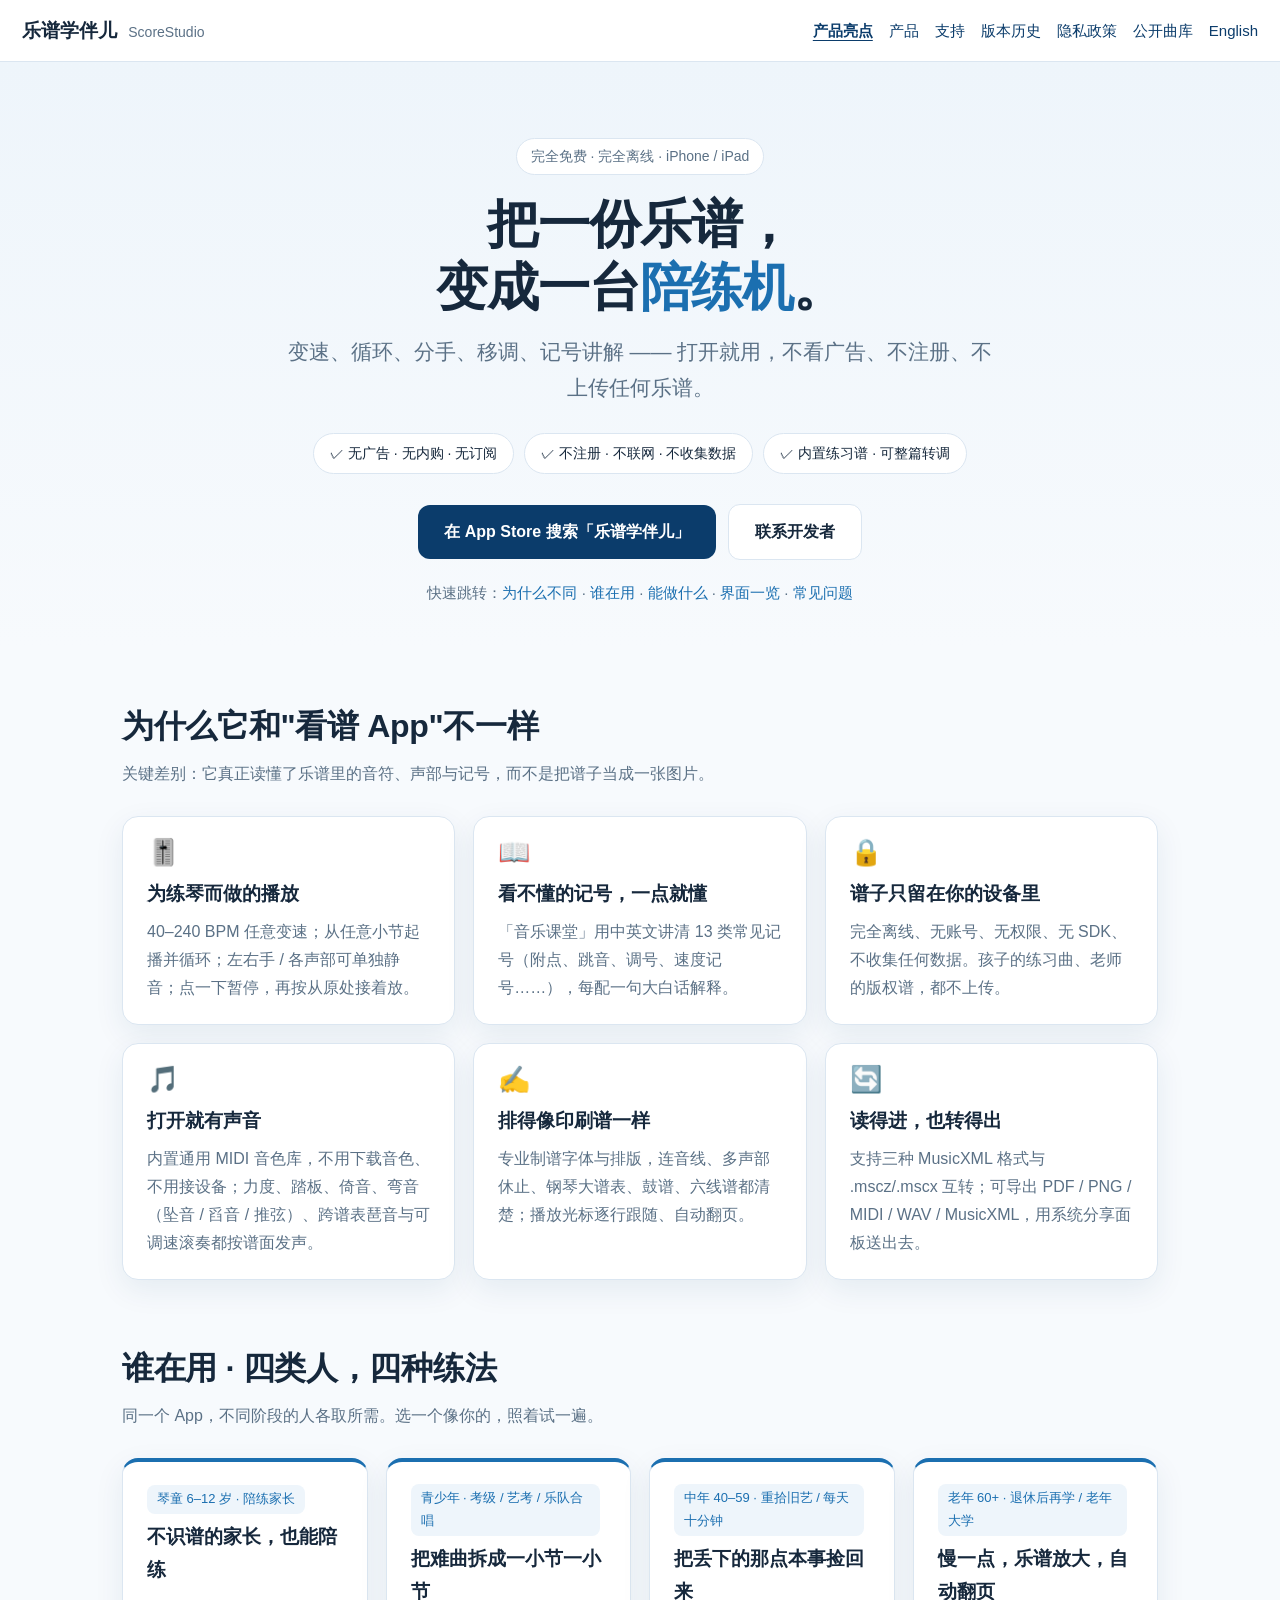
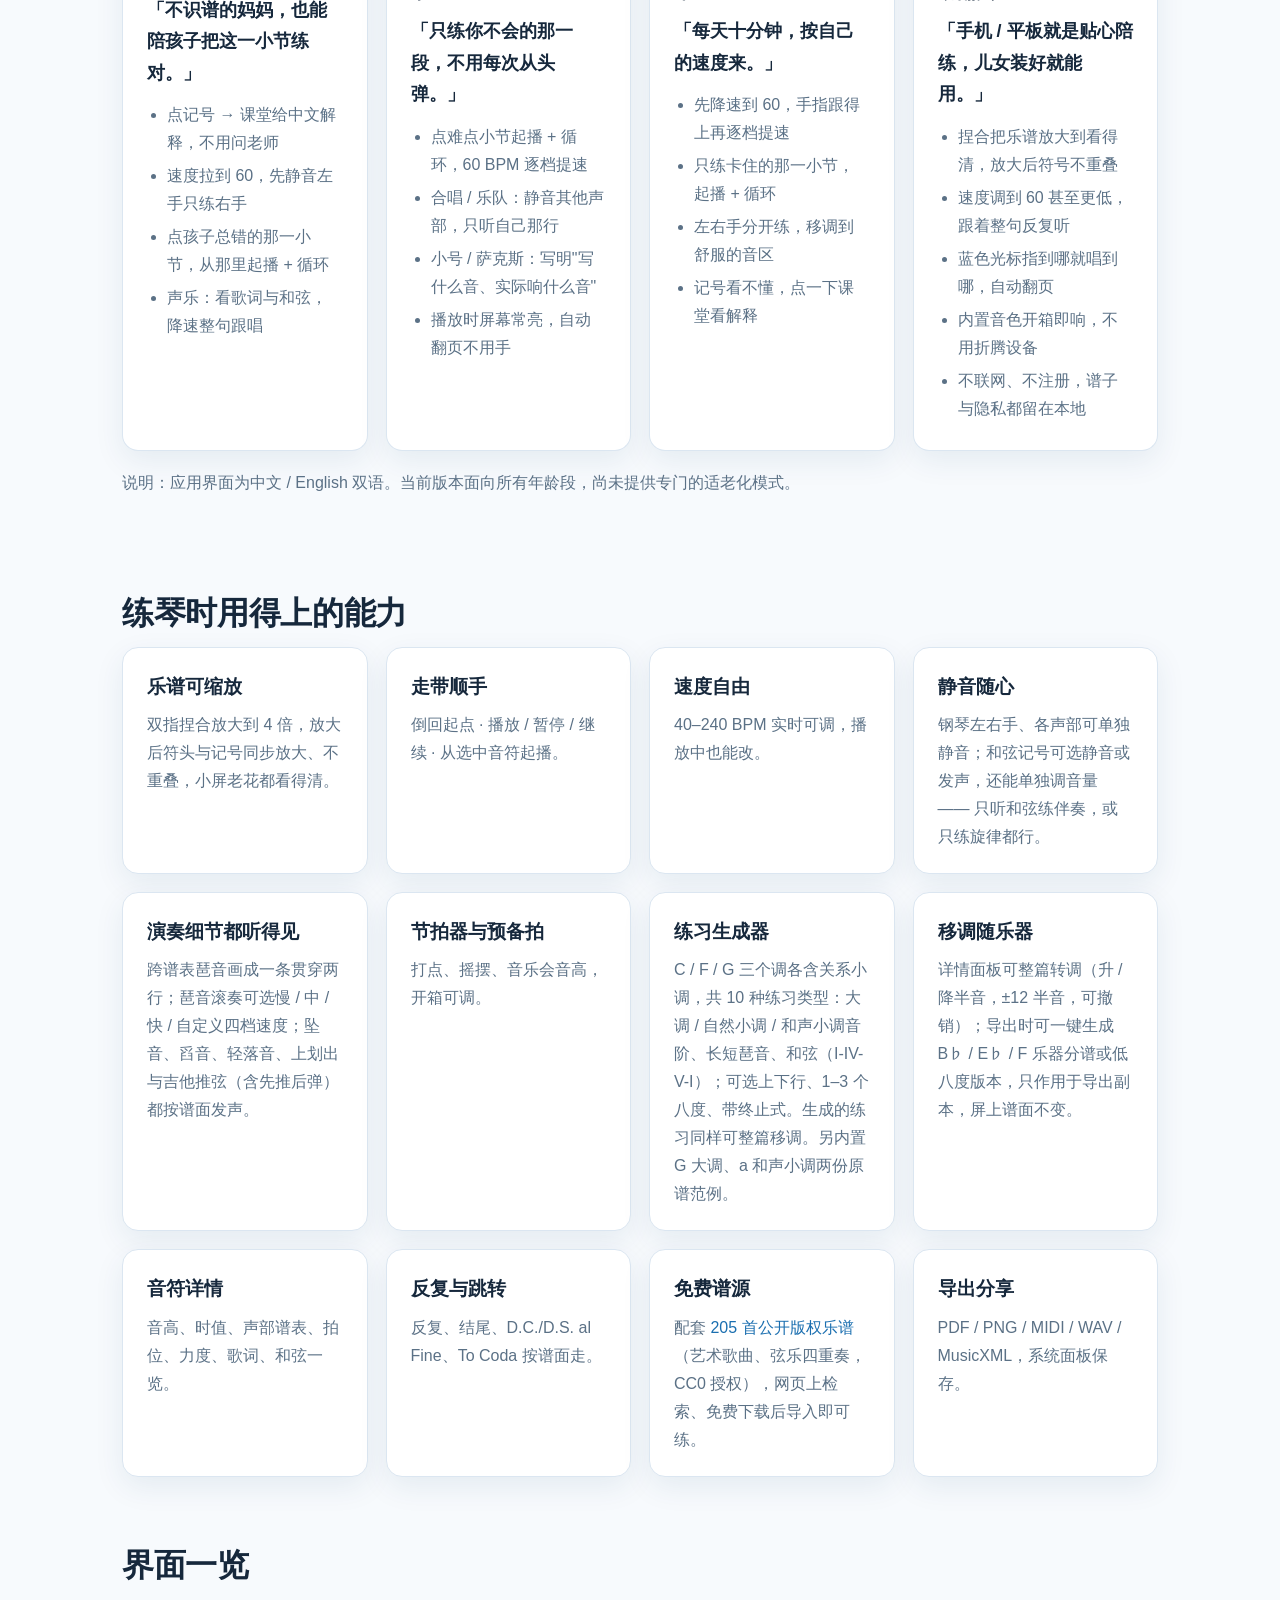
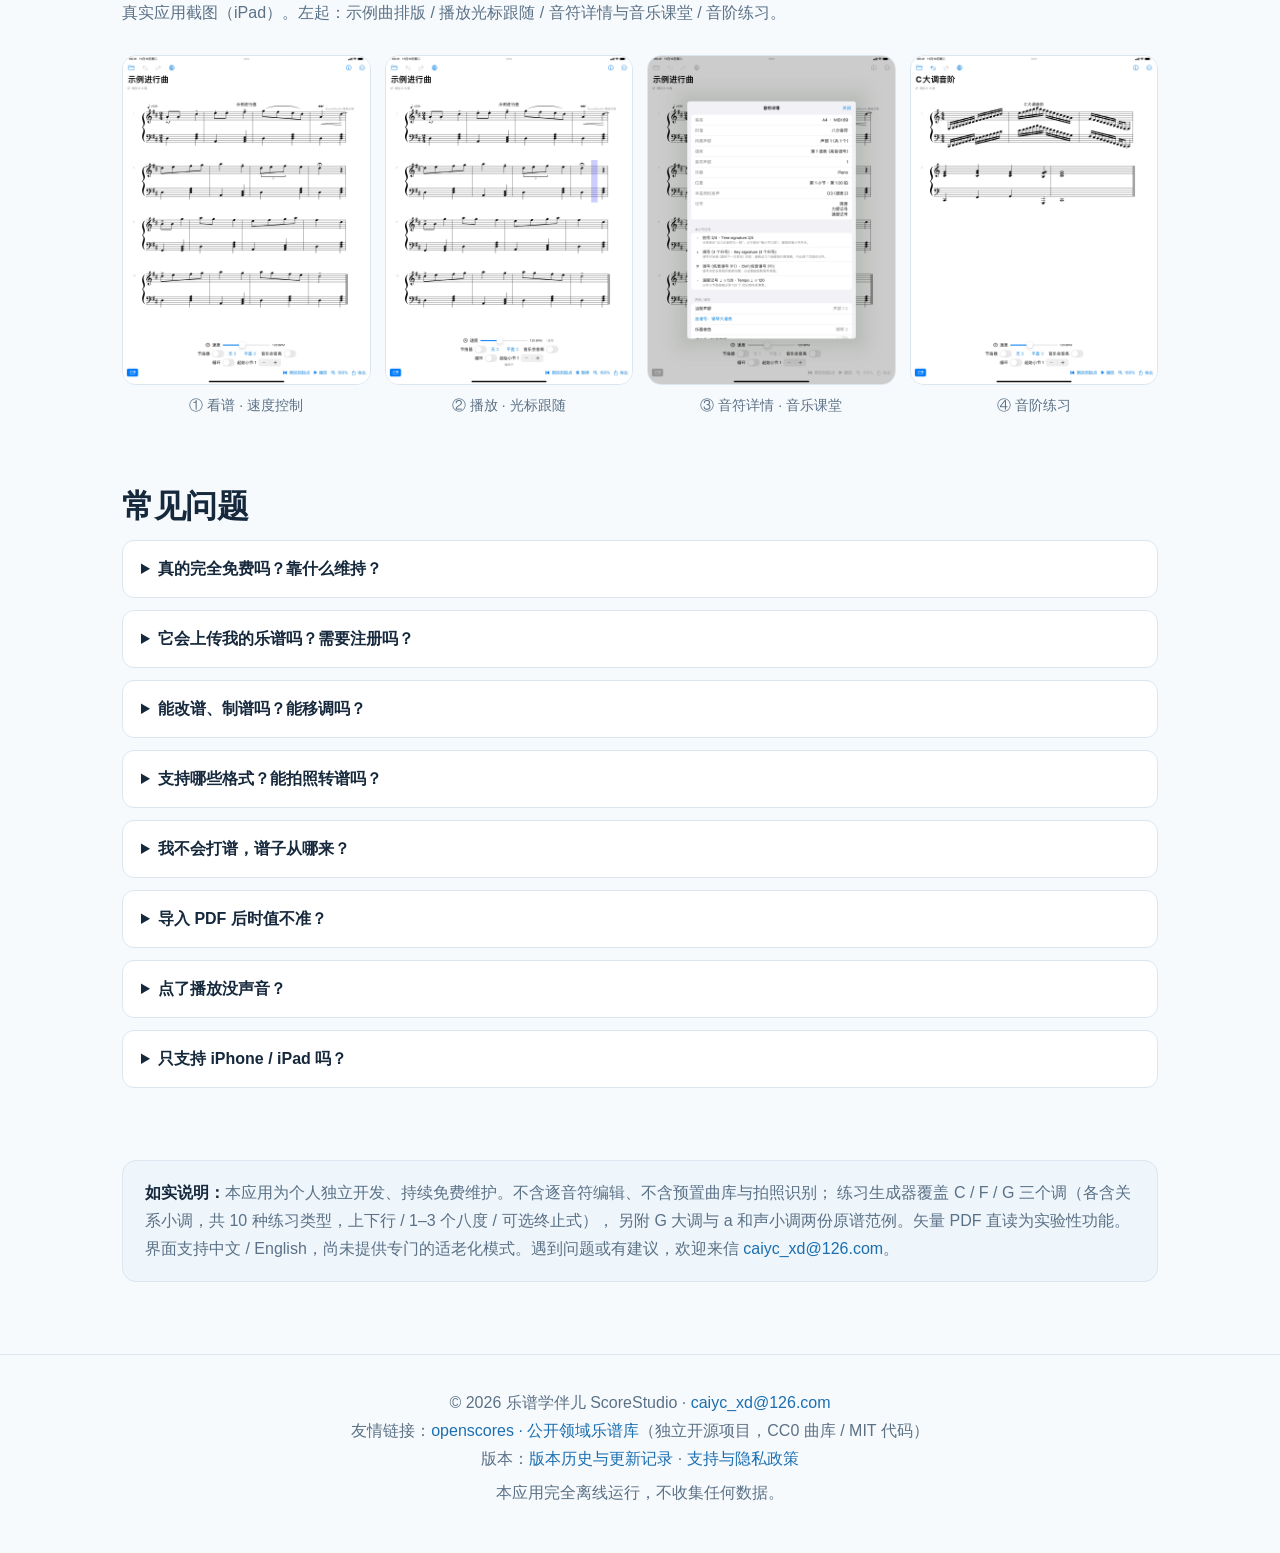
<file: promo.html>
<!DOCTYPE html>
<html lang="zh-CN">
<head>
<meta charset="utf-8">
<link rel="canonical" href="https://caiyc-xd.github.io/ss-privacy/promo.html">
<link rel="alternate" hreflang="zh-CN" href="https://caiyc-xd.github.io/ss-privacy/promo.html">
<link rel="alternate" hreflang="en" href="https://caiyc-xd.github.io/ss-privacy/promo-en.html">
<meta property="og:type" content="website">
<meta property="og:site_name" content="乐谱学伴儿 ScoreStudio">
<meta property="og:title" content="把一份乐谱变成一台陪练机 · 乐谱学伴儿 ScoreStudio">
<meta property="og:description" content="完全免费、完全离线的乐谱陪练 App：变速、循环、分手、移调、记号讲解。">
<meta property="og:url" content="https://caiyc-xd.github.io/ss-privacy/promo.html">
<meta property="og:image" content="https://caiyc-xd.github.io/ss-privacy/og-image.png">
<meta property="og:locale" content="zh_CN">

<meta name="viewport" content="width=device-width, initial-scale=1">
<title>乐谱学伴儿 ScoreStudio · 把一份乐谱变成一台陪练机</title>
<meta name="description" content="完全免费、完全离线的乐谱陪练 App。变速、循环、分手、移调、记号讲解 —— 为琴童家长、考级学生、成年人重拾学琴与老年大学学员设计。iPhone / iPad 可用，无广告、无内购、不收集数据。">
<meta name="referrer-policy" content="strict-origin-when-cross-origin">
<meta name="theme-color" media="(prefers-color-scheme: light)" content="#f7fafd">
<meta name="theme-color" media="(prefers-color-scheme: dark)" content="#0f1720">
<link rel="icon" href="data:image/svg+xml,%3Csvg xmlns='http://www.w3.org/2000/svg' viewBox='0 0 64 64'%3E%3Crect width='64' height='64' rx='14' fill='%230b3c6b'/%3E%3Ctext x='32' y='47' font-size='40' text-anchor='middle' fill='%23ffffff'%3E%E2%99%AA%3C/text%3E%3C/svg%3E">
<style>
:root { --bg:#f7fafd; --fg:#16283c; --muted:#5b7186; --accent:#0b3c6b; --accent2:#1b6fb0;
        --card:#fff; --line:#dbe6f1; --soft:#eef5fb; --shadow:0 10px 30px rgba(11,60,107,.08); }
@media (prefers-color-scheme: dark) { :root { --bg:#0f1720; --fg:#e6eef7; --muted:#9fb3c8;
  --accent:#8ec5ff; --accent2:#6fb3ef; --card:#16212c; --line:#24313d; --soft:#152434; --shadow:0 10px 30px rgba(0,0,0,.25); } }
* { box-sizing:border-box; }
html { scroll-behavior:smooth; }
body { margin:0; background:var(--bg); color:var(--fg);
  font:16px/1.75 -apple-system,"SF Pro Text","PingFang SC","Helvetica Neue",sans-serif; }
a { color:var(--accent2); text-decoration:none; }
a:hover { text-decoration:underline; }
.wrap { max-width:1080px; margin:0 auto; padding:0 22px; }
header.site { position:sticky; top:0; z-index:10; display:flex; gap:16px; align-items:center; flex-wrap:wrap;
  padding:14px 22px; border-bottom:1px solid var(--line); background:var(--card); }
.brand { font-weight:700; font-size:19px; color:var(--fg); text-decoration:none; }
.brand span { color:var(--muted); font-weight:400; font-size:14px; margin-left:6px; }
header nav { margin-left:auto; display:flex; gap:16px; flex-wrap:wrap; font-size:15px; }
header nav a { color:var(--accent); }
header nav a[aria-current="page"] { font-weight:700; text-decoration:underline; text-underline-offset:4px; }
.quick { margin:20px auto 0; font-size:15px; color:var(--muted); }
.quick a { color:var(--accent2); }
.muted { color:var(--muted); }
.hero { text-align:center; padding:76px 22px 40px; background:linear-gradient(180deg,var(--soft),transparent); }
.hero .tag { display:inline-block; padding:5px 14px; border:1px solid var(--line); border-radius:999px;
  font-size:14px; color:var(--muted); background:var(--card); margin-bottom:18px; }
.hero h1 { font-size:clamp(30px,5.2vw,52px); line-height:1.22; margin:0 0 14px; letter-spacing:-.02em; }
.hero h1 em { font-style:normal; color:var(--accent2); }
.hero p.sub { font-size:clamp(17px,2.4vw,21px); color:var(--muted); max-width:720px; margin:0 auto 26px; }
.badges { display:flex; gap:10px; flex-wrap:wrap; justify-content:center; margin-bottom:30px; }
.badge { background:var(--card); border:1px solid var(--line); border-radius:999px; padding:7px 16px; font-size:14px; }
.cta { display:inline-flex; gap:12px; align-items:center; flex-wrap:wrap; justify-content:center; }
.btn { display:inline-block; padding:13px 26px; border-radius:12px; font-weight:600; font-size:16px; }
.btn.primary { background:#0b3c6b; color:#fff; }
.btn.ghost { border:1px solid var(--line); color:var(--fg); background:var(--card); }
section { padding:52px 0 8px; }
h2.sec { font-size:clamp(23px,3.6vw,32px); margin:0 0 6px; letter-spacing:-.01em; }
p.secnote { color:var(--muted); margin:0 0 28px; }
.grid { display:grid; gap:18px; }
.g2 { grid-template-columns:repeat(auto-fit,minmax(300px,1fr)); }
.g3 { grid-template-columns:repeat(auto-fit,minmax(280px,1fr)); }
.g4 { grid-template-columns:repeat(auto-fit,minmax(230px,1fr)); }
.card { background:var(--card); border:1px solid var(--line); border-radius:16px; padding:22px 24px; box-shadow:var(--shadow); }
.card h3 { margin:0 0 8px; font-size:19px; }
.card p { color:var(--muted); margin:0; }
.card .ico { font-size:26px; line-height:1; margin-bottom:12px; display:block; }
.who { border-top:4px solid var(--accent2); }
.who .hook { font-size:18px; font-weight:700; color:var(--fg); margin:0 0 12px; }
.who ul { margin:12px 0 0; padding-left:20px; color:var(--muted); }
.who li { margin-bottom:5px; }
.pill { display:inline-block; font-size:13px; color:var(--accent2); background:var(--soft);
  border-radius:8px; padding:3px 10px; margin:0 6px 6px 0; }
.shots { display:grid; grid-template-columns:repeat(auto-fit,minmax(200px,1fr)); gap:14px; margin-top:8px; }
.shots figure { margin:0; }
.shots img { width:100%; border:1px solid var(--line); border-radius:14px; display:block; }
.shots figcaption { color:var(--muted); font-size:14px; margin-top:8px; text-align:center; }
details { background:var(--card); border:1px solid var(--line); border-radius:12px; padding:14px 18px; margin-bottom:12px; }
details summary { cursor:pointer; font-weight:600; }
details p, details ul { color:var(--muted); margin:12px 0 0; }
.note { background:var(--soft); border:1px solid var(--line); border-radius:14px; padding:18px 22px; color:var(--muted); }
.note strong { color:var(--fg); }
footer.site { margin-top:64px; padding:28px 22px 40px; border-top:1px solid var(--line); color:var(--muted); text-align:center; }
footer p { margin:6px 0; }
@media (max-width:640px) { .hero { padding-top:52px; } header nav { gap:12px; font-size:14px; } }
</style>
</head>
<body>
<header class="site">
  <a class="brand" href="index.html">乐谱学伴儿 <span>ScoreStudio</span></a>
  <nav>
    <a href="promo.html" aria-current="page">产品亮点</a>
    <a href="product.html">产品</a>
    <a href="index.html">支持</a>
    <a href="history.html">版本历史</a>
    <a href="privacy.html">隐私政策</a>
    <a href="https://caiyc-xd.github.io/openscores/" rel="noopener">公开曲库</a>
    <a href="promo-en.html">English</a>
  </nav>
</header>

<div class="hero">
  <span class="tag">完全免费 · 完全离线 · iPhone / iPad</span>
  <h1>把一份乐谱，<br>变成一台<em>陪练机</em>。</h1>
  <p class="sub">变速、循环、分手、移调、记号讲解 —— 打开就用，不看广告、不注册、不上传任何乐谱。</p>
  <div class="badges">
    <span class="badge">✓ 无广告 · 无内购 · 无订阅</span>
    <span class="badge">✓ 不注册 · 不联网 · 不收集数据</span>
    <span class="badge">✓ 内置练习谱 · 可整篇转调</span>
  </div>
  <div class="cta">
    <a class="btn primary" href="https://apps.apple.com/cn/search?term=%E4%B9%90%E8%B0%B1%E5%AD%A6%E4%BC%B4%E5%84%BF">在 App Store 搜索「乐谱学伴儿」</a>
    <a class="btn ghost" href="mailto:caiyc_xd@126.com">联系开发者</a>
  </div>
  <p class="quick">快速跳转：<a href="#why">为什么不同</a> · <a href="#who">谁在用</a> · <a href="#features">能做什么</a> · <a href="#screens">界面一览</a> · <a href="#faq">常见问题</a></p>
</div>

<main class="wrap">
<section id="why">
  <h2 class="sec">为什么它和"看谱 App"不一样</h2>
  <p class="secnote">关键差别：它真正读懂了乐谱里的音符、声部与记号，而不是把谱子当成一张图片。</p>
  <div class="grid g3">
    <div class="card"><span class="ico">🎚️</span><h3>为练琴而做的播放</h3><p>40–240 BPM 任意变速；从任意小节起播并循环；左右手 / 各声部可单独静音；点一下暂停，再按从原处接着放。</p></div>
    <div class="card"><span class="ico">📖</span><h3>看不懂的记号，一点就懂</h3><p>「音乐课堂」用中英文讲清 13 类常见记号（附点、跳音、调号、速度记号……），每配一句大白话解释。</p></div>
    <div class="card"><span class="ico">🔒</span><h3>谱子只留在你的设备里</h3><p>完全离线、无账号、无权限、无 SDK、不收集任何数据。孩子的练习曲、老师的版权谱，都不上传。</p></div>
    <div class="card"><span class="ico">🎵</span><h3>打开就有声音</h3><p>内置通用 MIDI 音色库，不用下载音色、不用接设备；力度、踏板、倚音、弯音（坠音 / 舀音 / 推弦）、跨谱表琶音与可调速滚奏都按谱面发声。</p></div>
    <div class="card"><span class="ico">✍️</span><h3>排得像印刷谱一样</h3><p>专业制谱字体与排版，连音线、多声部休止、钢琴大谱表、鼓谱、六线谱都清楚；播放光标逐行跟随、自动翻页。</p></div>
    <div class="card"><span class="ico">🔄</span><h3>读得进，也转得出</h3><p>支持三种 MusicXML 格式与 .mscz/.mscx 互转；可导出 PDF / PNG / MIDI / WAV / MusicXML，用系统分享面板送出去。</p></div>
  </div>
</section>

<section id="who">
  <h2 class="sec">谁在用 · 四类人，四种练法</h2>
  <p class="secnote">同一个 App，不同阶段的人各取所需。选一个像你的，照着试一遍。</p>
  <div class="grid g4">
    <div class="card who">
      <span class="pill">琴童 6–12 岁 · 陪练家长</span>
      <h3>不识谱的家长，也能陪练</h3>
      <p class="hook">「不识谱的妈妈，也能陪孩子把这一小节练对。」</p>
      <ul>
        <li>点记号 → 课堂给中文解释，不用问老师</li>
        <li>速度拉到 60，先静音左手只练右手</li>
        <li>点孩子总错的那一小节，从那里起播 + 循环</li>
        <li>声乐：看歌词与和弦，降速整句跟唱</li>
      </ul>
    </div>
    <div class="card who">
      <span class="pill">青少年 · 考级 / 艺考 / 乐队合唱</span>
      <h3>把难曲拆成一小节一小节</h3>
      <p class="hook">「只练你不会的那一段，不用每次从头弹。」</p>
      <ul>
        <li>点难点小节起播 + 循环，60 BPM 逐档提速</li>
        <li>合唱 / 乐队：静音其他声部，只听自己那行</li>
        <li>小号 / 萨克斯：写明"写什么音、实际响什么音"</li>
        <li>播放时屏幕常亮，自动翻页不用手</li>
      </ul>
    </div>
    <div class="card who">
      <span class="pill">中年 40–59 · 重拾旧艺 / 每天十分钟</span>
      <h3>把丢下的那点本事捡回来</h3>
      <p class="hook">「每天十分钟，按自己的速度来。」</p>
      <ul>
        <li>先降速到 60，手指跟得上再逐档提速</li>
        <li>只练卡住的那一小节，起播 + 循环</li>
        <li>左右手分开练，移调到舒服的音区</li>
        <li>记号看不懂，点一下课堂看解释</li>
      </ul>
    </div>
    <div class="card who">
      <span class="pill">老年 60+ · 退休后再学 / 老年大学</span>
      <h3>慢一点，乐谱放大，自动翻页</h3>
      <p class="hook">「手机 / 平板就是贴心陪练，儿女装好就能用。」</p>
      <ul>
        <li>捏合把乐谱放大到看得清，放大后符号不重叠</li>
        <li>速度调到 60 甚至更低，跟着整句反复听</li>
        <li>蓝色光标指到哪就唱到哪，自动翻页</li>
        <li>内置音色开箱即响，不用折腾设备</li>
        <li>不联网、不注册，谱子与隐私都留在本地</li>
      </ul>
    </div>
  </div>
  <p class="secnote" style="margin-top:18px">说明：应用界面为中文 / English 双语。当前版本面向所有年龄段，尚未提供专门的适老化模式。</p>
</section>

<section id="features">
  <h2 class="sec">练琴时用得上的能力</h2>
  <div class="grid g4">
    <div class="card"><h3>乐谱可缩放</h3><p>双指捏合放大到 4 倍，放大后符头与记号同步放大、不重叠，小屏老花都看得清。</p></div>
    <div class="card"><h3>走带顺手</h3><p>倒回起点 · 播放 / 暂停 / 继续 · 从选中音符起播。</p></div>
    <div class="card"><h3>速度自由</h3><p>40–240 BPM 实时可调，播放中也能改。</p></div>
    <div class="card"><h3>静音随心</h3><p>钢琴左右手、各声部可单独静音；和弦记号可选静音或发声，还能单独调音量 —— 只听和弦练伴奏，或只练旋律都行。</p></div>
    <div class="card"><h3>演奏细节都听得见</h3><p>跨谱表琶音画成一条贯穿两行；琶音滚奏可选慢 / 中 / 快 / 自定义四档速度；坠音、舀音、轻落音、上划出与吉他推弦（含先推后弹）都按谱面发声。</p></div>
    <div class="card"><h3>节拍器与预备拍</h3><p>打点、摇摆、音乐会音高，开箱可调。</p></div>
    <div class="card"><h3>练习生成器</h3><p>C / F / G 三个调各含关系小调，共 10 种练习类型：大调 / 自然小调 / 和声小调音阶、长短琶音、和弦（I-IV-V-I）；可选上下行、1–3 个八度、带终止式。生成的练习同样可整篇移调。另内置 G 大调、a 和声小调两份原谱范例。</p></div>
    <div class="card"><h3>移调随乐器</h3><p>详情面板可整篇转调（升 / 降半音，±12 半音，可撤销）；导出时可一键生成 B♭ / E♭ / F 乐器分谱或低八度版本，只作用于导出副本，屏上谱面不变。</p></div>
    <div class="card"><h3>音符详情</h3><p>音高、时值、声部谱表、拍位、力度、歌词、和弦一览。</p></div>
    <div class="card"><h3>反复与跳转</h3><p>反复、结尾、D.C./D.S. al Fine、To Coda 按谱面走。</p></div>
    <div class="card"><h3>免费谱源</h3><p>配套 <a href="https://caiyc-xd.github.io/openscores/library.html" rel="noopener">205 首公开版权乐谱</a>（艺术歌曲、弦乐四重奏，CC0 授权），网页上检索、免费下载后导入即可练。</p></div>
    <div class="card"><h3>导出分享</h3><p>PDF / PNG / MIDI / WAV / MusicXML，系统面板保存。</p></div>
  </div>
</section>

<section id="screens">
  <h2 class="sec">界面一览</h2>
  <p class="secnote">真实应用截图（iPad）。左起：示例曲排版 / 播放光标跟随 / 音符详情与音乐课堂 / 音阶练习。</p>
  <div class="shots">
    <figure><img src="shots/zh-1.webp" alt="乐谱排版与速度控制"><figcaption>① 看谱 · 速度控制</figcaption></figure>
    <figure><img src="shots/zh-2.webp" alt="播放光标跟随"><figcaption>② 播放 · 光标跟随</figcaption></figure>
    <figure><img src="shots/zh-3.webp" alt="音符详情与音乐课堂"><figcaption>③ 音符详情 · 音乐课堂</figcaption></figure>
    <figure><img src="shots/zh-4.webp" alt="音阶练习"><figcaption>④ 音阶练习</figcaption></figure>
  </div>
</section>

<section id="faq">
  <h2 class="sec">常见问题</h2>
  <details><summary>真的完全免费吗？靠什么维持？</summary><p>应用免费、无广告、无内购、无订阅，功能没有被锁起来的部分。支持页面留有开发者邮箱，打赏纯属自愿：不解锁功能、不附带任何回报，App 内也没有打赏入口。</p></details>
  <details><summary>它会上传我的乐谱吗？需要注册吗？</summary><p>不会。应用完全离线运行，不需要账号、不申请权限、不集成任何统计或广告 SDK，隐私标签为"不收集数据"。</p></details>
  <details><summary>能改谱、制谱吗？能移调吗？</summary><p>不做制谱与逐音符编辑 —— 它专注看谱、听谱、练琴。但<b>移调可用</b>：详情面板能整篇转调（升 / 降半音，±12 半音，会改写音高与调号，可用「撤销」还原）；导出另有「移调导出」（B♭ / E♭ / F 乐器、低八度），只影响导出副本，屏上谱面不变。</p></details>
  <details><summary>支持哪些格式？能拍照转谱吗？</summary><p>支持 MusicXML（.xml / .musicxml / .mxl）、.mscz / .mscx 互转，以及矢量 PDF 直读（实验性）。不含图像识别（OMR），不支持 MIDI 导入。</p></details>
  <details><summary>我不会打谱，谱子从哪来？</summary><p>四条路，从省事到灵活：① <b>直接用内置练习谱</b>——练习生成器可选 C / F / G（各含关系小调），共 10 种练习类型（大调 / 自然小调 / 和声小调音阶、长短琶音、和弦 I-IV-V-I），可设上下行、1–3 个八度、带终止式，另附 G 大调与 a 和声小调两份原谱范例；<b>生成的练习还能整篇移调</b>（±12 半音，可撤销），移调乐器（B♭ / E♭ / F）直接对上自己的调。② 老师在群里发的 MusicXML（.xml / .musicxml / .mxl）直接导入；③ 从配套的<a href="https://caiyc-xd.github.io/openscores/library.html" rel="noopener">公开曲库</a>免费下载 205 首公开版权乐谱（艺术歌曲、弦乐四重奏，CC0 授权）后导入；④ 用桌面制谱软件导出 MusicXML 再导入。本应用不做打谱、也不含拍照识别，但基础练习开箱即练，拿到谱就能用。</p></details>
  <details><summary>导入 PDF 后时值不准？</summary><p>矢量 PDF 直读是实验性功能：谱表、音高与小节能较准确还原，时值仍是近似值，导入后请核对；扫描件不支持。</p></details>
  <details><summary>点了播放没声音？</summary><p>应用使用随包内置的音色库，无需下载。若仍无声，请检查设备音量与静音开关，或来信反馈。</p></details>
  <details><summary>只支持 iPhone / iPad 吗？</summary><p>是的，需要 iOS 16 或更高版本。目前没有 Android、Mac、网页版本。</p></details>
</section>

<section>
  <div class="note">
    <strong>如实说明：</strong>本应用为个人独立开发、持续免费维护。不含逐音符编辑、不含预置曲库与拍照识别；
    练习生成器覆盖 C / F / G 三个调（各含关系小调，共 10 种练习类型，上下行 / 1–3 个八度 / 可选终止式），
    另附 G 大调与 a 和声小调两份原谱范例。矢量 PDF 直读为实验性功能。
    界面支持中文 / English，尚未提供专门的适老化模式。遇到问题或有建议，欢迎来信
    <a href="mailto:caiyc_xd@126.com">caiyc_xd@126.com</a>。
  </div>
</section>
</main>

<footer class="site">
  <p>© 2026 乐谱学伴儿 <span>ScoreStudio</span> · <a href="mailto:caiyc_xd@126.com">caiyc_xd@126.com</a><br>
  友情链接：<a href="https://caiyc-xd.github.io/openscores/" rel="noopener">openscores · 公开领域乐谱库</a>（独立开源项目，CC0 曲库 / MIT 代码）<br>
  版本：<a href="history.html">版本历史与更新记录</a> · <a href="index.html">支持与隐私政策</a></p>
  <p class="muted">本应用完全离线运行，不收集任何数据。</p>
</footer>
</body>
</html>
</file>
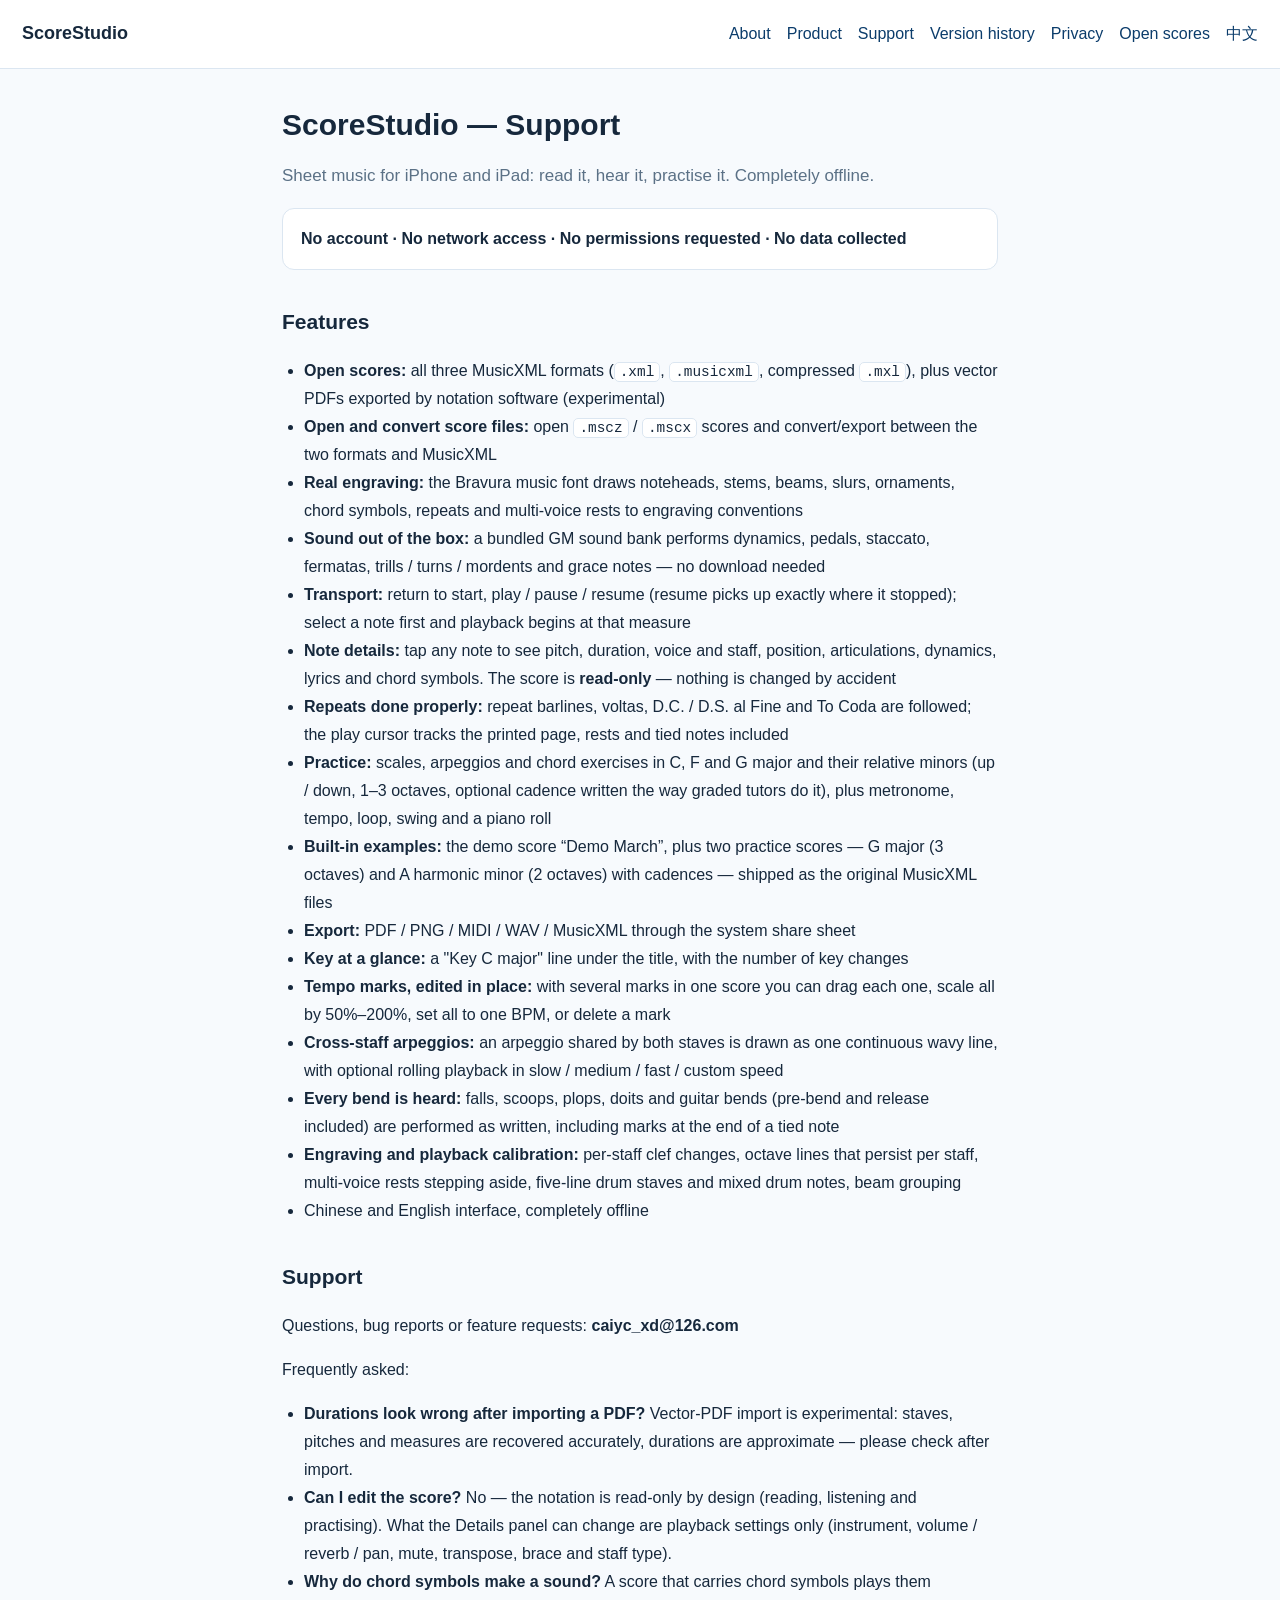
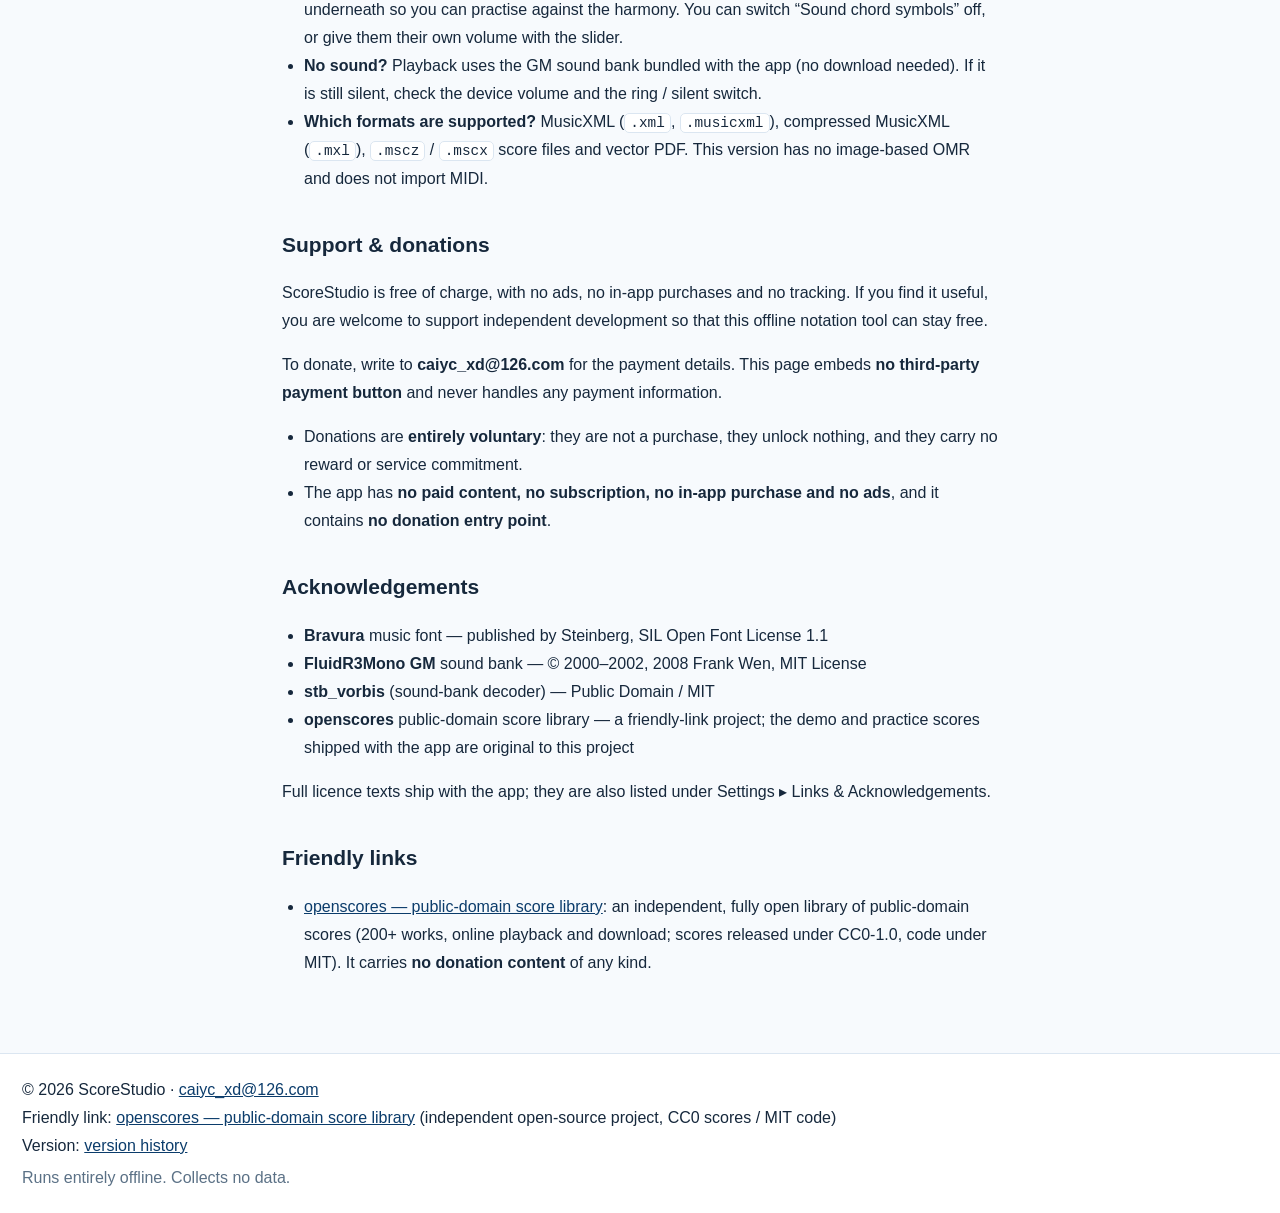
<file: support-en.html>
<!DOCTYPE html>
<html lang="en">
<head>
<meta charset="utf-8">
<meta name="viewport" content="width=device-width, initial-scale=1">
<title>Support · ScoreStudio</title>
<meta name="description" content="ScoreStudio support: how to open scores, play them back and practise.">
<link rel="stylesheet" href="style.css">
<link rel="icon" href="data:image/svg+xml,%3Csvg xmlns='http://www.w3.org/2000/svg' viewBox='0 0 64 64'%3E%3Crect width='64' height='64' rx='14' fill='%230b3c6b'/%3E%3Ctext x='32' y='47' font-size='40' text-anchor='middle' fill='%23ffffff'%3E%E2%99%AA%3C/text%3E%3C/svg%3E">
<meta name="referrer-policy" content="strict-origin-when-cross-origin">
<meta name="theme-color" media="(prefers-color-scheme: light)" content="#f7fafd">
<meta name="theme-color" media="(prefers-color-scheme: dark)" content="#0f1720">
<link rel="canonical" href="https://caiyc-xd.github.io/ss-privacy/support-en.html">
<link rel="alternate" hreflang="zh-CN" href="https://caiyc-xd.github.io/ss-privacy/">
<link rel="alternate" hreflang="en" href="https://caiyc-xd.github.io/ss-privacy/support-en.html">
<meta property="og:type" content="website">
<meta property="og:site_name" content="ScoreStudio">
<meta property="og:title" content="Support · ScoreStudio">
<meta property="og:description" content="ScoreStudio support: how to open scores, play them back and practise.">
<meta property="og:url" content="https://caiyc-xd.github.io/ss-privacy/support-en.html">
<meta property="og:image" content="https://caiyc-xd.github.io/ss-privacy/og-image.png">
<meta property="og:image:width" content="1200">
<meta property="og:image:height" content="630">
<meta property="og:image:alt" content="ScoreStudio">
<meta property="og:locale" content="en_US">
<meta property="og:locale:alternate" content="zh_CN">
<meta name="twitter:card" content="summary_large_image">
</head>
<body>
<header class="site">
  <a class="brand" href="support-en.html">ScoreStudio</a>
  <nav>
    <a href="promo-en.html">About</a>
    <a href="product-en.html">Product</a>
    <a href="support-en.html">Support</a>
    <a href="history-en.html">Version history</a>
    <a href="privacy-en.html">Privacy</a>
    <a href="https://caiyc-xd.github.io/openscores/" rel="noopener">Open scores</a>
    <a href="index.html">中文</a>
  </nav>
</header>
<main>
<h1>ScoreStudio — Support</h1>
<p class="lead">Sheet music for iPhone and iPad: read it, hear it, practise it. Completely offline.</p>
<div class="card">
<strong>No account · No network access · No permissions requested · No data collected</strong>
</div>
<h2>Features</h2>
<ul>
<li><strong>Open scores:</strong> all three MusicXML formats (<code>.xml</code>, <code>.musicxml</code>, compressed <code>.mxl</code>), plus vector PDFs exported by notation software (experimental)</li>
<li><strong>Open and convert score files:</strong> open <code>.mscz</code> / <code>.mscx</code> scores and convert/export between the two formats and MusicXML</li>
<li><strong>Real engraving:</strong> the Bravura music font draws noteheads, stems, beams, slurs, ornaments, chord symbols, repeats and multi-voice rests to engraving conventions</li>
<li><strong>Sound out of the box:</strong> a bundled GM sound bank performs dynamics, pedals, staccato, fermatas, trills / turns / mordents and grace notes — no download needed</li>
<li><strong>Transport:</strong> return to start, play / pause / resume (resume picks up exactly where it stopped); select a note first and playback begins at that measure</li>
<li><strong>Note details:</strong> tap any note to see pitch, duration, voice and staff, position, articulations, dynamics, lyrics and chord symbols. The score is <strong>read-only</strong> — nothing is changed by accident</li>
<li><strong>Repeats done properly:</strong> repeat barlines, voltas, D.C. / D.S. al Fine and To Coda are followed; the play cursor tracks the printed page, rests and tied notes included</li>
<li><strong>Practice:</strong> scales, arpeggios and chord exercises in C, F and G major and their relative minors (up / down, 1–3 octaves, optional cadence written the way graded tutors do it), plus metronome, tempo, loop, swing and a piano roll</li>
<li><strong>Built-in examples:</strong> the demo score “Demo March”, plus two practice scores — G major (3 octaves) and A harmonic minor (2 octaves) with cadences — shipped as the original MusicXML files</li>
<li><strong>Export:</strong> PDF / PNG / MIDI / WAV / MusicXML through the system share sheet</li>
<li><strong>Key at a glance:</strong> a &quot;Key C major&quot; line under the title, with the number of key changes</li>
<li><strong>Tempo marks, edited in place:</strong> with several marks in one score you can drag each one, scale all by 50%–200%, set all to one BPM, or delete a mark</li>
<li><strong>Cross-staff arpeggios:</strong> an arpeggio shared by both staves is drawn as one continuous wavy line, with optional rolling playback in slow / medium / fast / custom speed</li>
<li><strong>Every bend is heard:</strong> falls, scoops, plops, doits and guitar bends (pre-bend and release included) are performed as written, including marks at the end of a tied note</li>
<li><strong>Engraving and playback calibration:</strong> per-staff clef changes, octave lines that persist per staff, multi-voice rests stepping aside, five-line drum staves and mixed drum notes, beam grouping</li>
<li>Chinese and English interface, completely offline</li>
</ul>
<h2>Support</h2>
<p>Questions, bug reports or feature requests: <strong>caiyc_xd@126.com</strong></p>
<p>Frequently asked:</p>
<ul>
<li><strong>Durations look wrong after importing a PDF?</strong> Vector-PDF import is experimental: staves, pitches and measures are recovered accurately, durations are approximate — please check after import.</li>
<li><strong>Can I edit the score?</strong> No — the notation is read-only by design (reading, listening and practising). What the Details panel can change are playback settings only (instrument, volume / reverb / pan, mute, transpose, brace and staff type).</li>
<li><strong>Why do chord symbols make a sound?</strong> A score that carries chord symbols plays them underneath so you can practise against the harmony. You can switch “Sound chord symbols” off, or give them their own volume with the slider.</li>
<li><strong>No sound?</strong> Playback uses the GM sound bank bundled with the app (no download needed). If it is still silent, check the device volume and the ring / silent switch.</li>
<li><strong>Which formats are supported?</strong> MusicXML (<code>.xml</code>, <code>.musicxml</code>), compressed MusicXML (<code>.mxl</code>), <code>.mscz</code> / <code>.mscx</code> score files and vector PDF. This version has no image-based OMR and does not import MIDI.</li>
</ul>
<h2>Support &amp; donations</h2>
<p>ScoreStudio is free of charge, with no ads, no in-app purchases and no tracking. If you find it useful, you are welcome to support independent development so that this offline notation tool can stay free.</p>
<p>To donate, write to <strong>caiyc_xd@126.com</strong> for the payment details. This page embeds <strong>no third-party payment button</strong> and never handles any payment information.</p>
<ul>
<li>Donations are <strong>entirely voluntary</strong>: they are not a purchase, they unlock nothing, and they carry no reward or service commitment.</li>
<li>The app has <strong>no paid content, no subscription, no in-app purchase and no ads</strong>, and it contains <strong>no donation entry point</strong>.</li>
</ul>
<h2>Acknowledgements</h2>
<ul>
<li><strong>Bravura</strong> music font — published by Steinberg, SIL Open Font License 1.1</li>
<li><strong>FluidR3Mono GM</strong> sound bank — © 2000–2002, 2008 Frank Wen, MIT License</li>
<li><strong>stb_vorbis</strong> (sound-bank decoder) — Public Domain / MIT</li>
<li><strong>openscores</strong> public-domain score library — a friendly-link project; the demo and practice scores shipped with the app are original to this project</li>
</ul>
<p>Full licence texts ship with the app; they are also listed under Settings ▸ Links &amp; Acknowledgements.</p>
<h2>Friendly links</h2>
<ul>
<li><a href="https://caiyc-xd.github.io/openscores/">openscores — public-domain score library</a>: an independent, fully open library of public-domain scores (200+ works, online playback and download; scores released under CC0-1.0, code under MIT). It carries <strong>no donation content</strong> of any kind.</li>
</ul>
</main>
<footer class="site">
  <p>© 2026 ScoreStudio · <a href="mailto:caiyc_xd@126.com">caiyc_xd@126.com</a><br>Friendly link: <a href="https://caiyc-xd.github.io/openscores/" rel="noopener">openscores — public-domain score library</a> (independent open-source project, CC0 scores / MIT code)<br>Version: <a href="history-en.html">version history</a></p>
  <p class="muted">Runs entirely offline. Collects no data.</p>
</footer>
</body>
</html>
</file>
<file: style.css>
/* 乐谱学伴儿 站点样式：轻量、无依赖、深浅色自适应 */
:root {
  --bg: #f7fafd; --fg: #16283c; --muted: #5b7186;
  --accent: #0b3c6b; --card: #ffffff; --line: #dbe6f1;
}
@media (prefers-color-scheme: dark) {
  :root { --bg:#0f1720; --fg:#e6eef7; --muted:#9fb3c8; --accent:#8ec5ff; --card:#16212c; --line:#24313d; }
}
* { box-sizing: border-box; }
body {
  margin: 0; background: var(--bg); color: var(--fg);
  font: 16px/1.75 -apple-system, "SF Pro Text", "PingFang SC", "Helvetica Neue", sans-serif;
}
header.site, footer.site {
  display: flex; gap: 16px; align-items: baseline; flex-wrap: wrap;
  padding: 18px 22px; border-bottom: 1px solid var(--line); background: var(--card);
}
footer.site { border-bottom: 0; border-top: 1px solid var(--line); display: block; color: var(--muted); }
.brand { font-weight: 700; font-size: 18px; color: var(--fg); text-decoration: none; }
.brand span { color: var(--muted); font-weight: 400; font-size: 14px; }
header nav { margin-left: auto; display: flex; gap: 16px; }
header nav a { color: var(--accent); text-decoration: none; }
main { max-width: 760px; margin: 0 auto; padding: 28px 22px 60px; }
img { max-width: 100%; height: auto; border-radius: 10px; border: 1px solid var(--line);
      margin: 10px 0; display: block; }
h1 { font-size: 30px; line-height: 1.3; margin: 8px 0 6px; }
h2 { font-size: 21px; margin: 34px 0 10px; }
h3 { font-size: 17px; margin: 24px 0 8px; }
p, li { color: var(--fg); }
code { background: var(--card); border: 1px solid var(--line); border-radius: 5px; padding: 1px 5px; font-size: 90%; }
a { color: var(--accent); }
ul { padding-left: 22px; }
.lead { color: var(--muted); font-size: 17px; }
.card {
  background: var(--card); border: 1px solid var(--line); border-radius: 12px;
  padding: 16px 18px; margin: 18px 0;
}
.muted { color: var(--muted); }
footer.site p { margin: 4px 0; }
</file>
